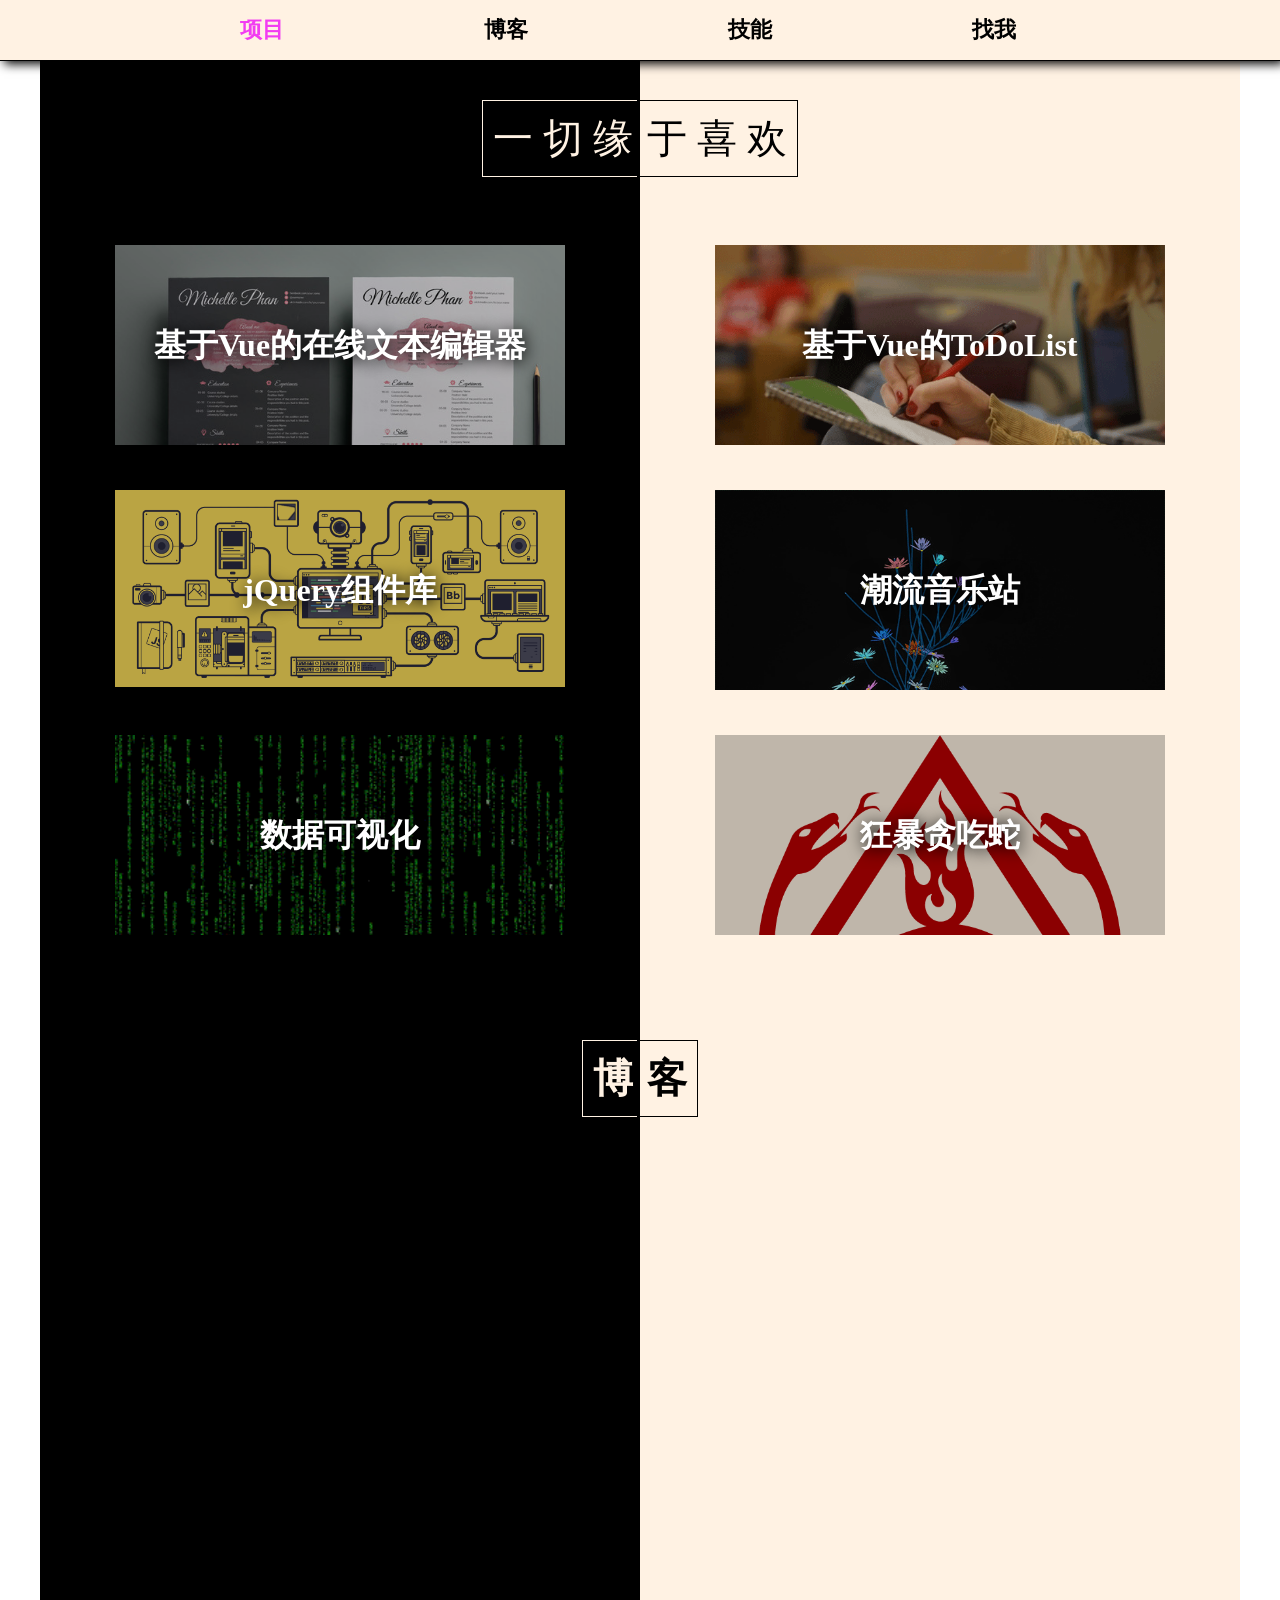
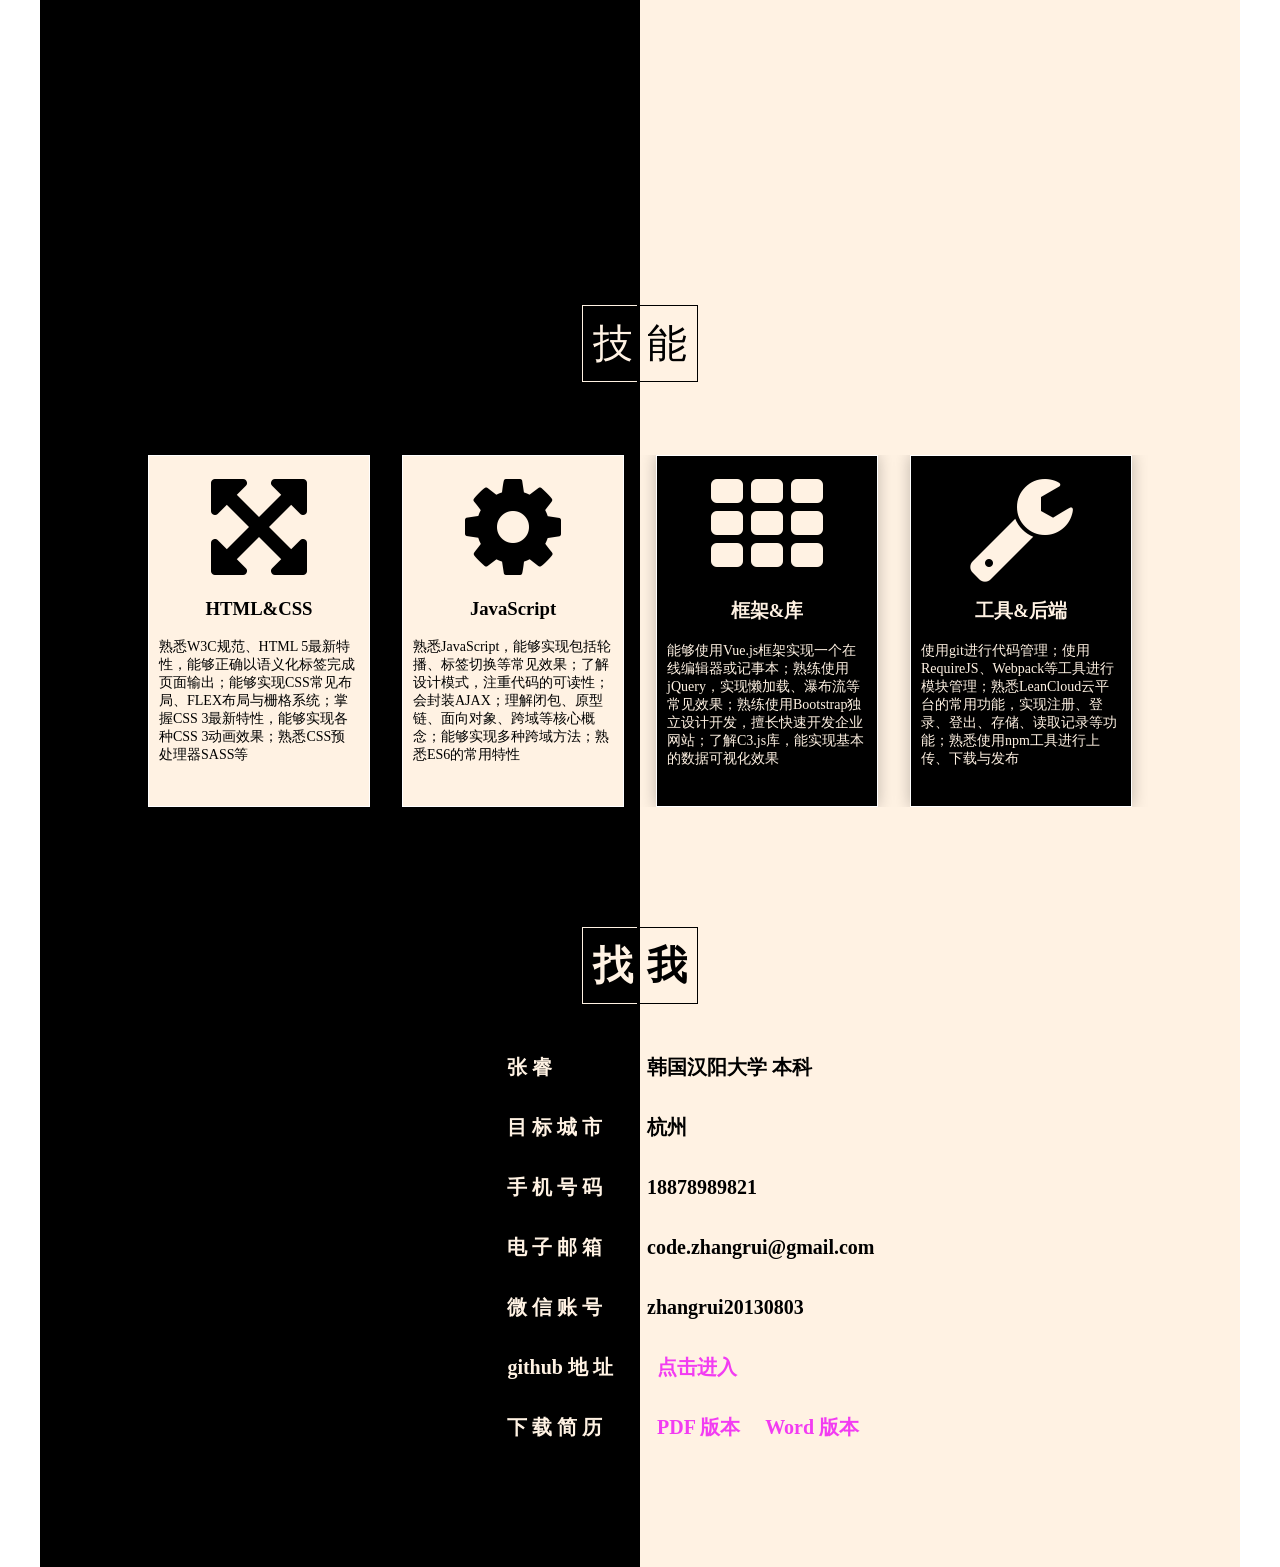
<file: index.html>
<!DOCTYPE html>
<html>

<head>
    <meta charset="utf-8">
    <meta http-equiv="X-UA-Compatible" content="IE=edge,chrome=1">
    <title>resume</title>
    <link rel="stylesheet" href="//maxcdn.bootstrapcdn.com/font-awesome/4.5.0/css/font-awesome.min.css" />
    <link rel="stylesheet" href="css/index.css">
    <script src="//code.jquery.com/jquery-2.1.1.min.js"></script>
</head>

<body>

  <div id="nav" class="">
      <div class="layout clearfix">
          <!-- <a href="#"><i class="fa fa-wrench" aria-hidden="true"></i></a> -->
          <ul class="nav-list layout">
              <li><a href="javascript:void(0)" id="jump1">项目</a></li>
              <li><a href="javascript:void(0)" id="jump2">博客</a></li>
              <li><a href="javascript:void(0)" id="jump3">技能</a></li>
              <li><a href="javascript:void(0)" id="jump4">找我</a></li>
          </ul>
      </div>
  </div>

    <div id="fate" class="layout">
        <div class="left">
            <div class="fate-theme-left">
                一 切 缘
            </div>
        </div>
        <div class="right">
            <div class="fate-theme-right">
                于 喜 欢
            </div>
        </div>
    </div>

    <div id="portfolio" class="clearfix layout">
        <div class="portfolio-left">
          <div class="box-l project-items">
              <a href="http://me.github.me/vue-demos/charts/dist/index.html" class="project-item1">
                  <img src="img/7.jpg" alt="" class="item1-pic">
                  <div class="item1-wrapper">
                      <h2 class="item1-title">基于Vue的在线文本编辑器</h2>
                      <p class="item1-p">利用Vue框架设计的一款在线文本编辑器。主要运用技术：Vue.js、Vuex、Webpack</p>
                  </div>
              </a>
          </div>
            <div class="box-l project-items">
                <a href="http://me.github.me/me/store/UI.html" class="project-item2">
                    <img src="img/2.gif" alt="" class="item1-pic">
                    <div class="item1-wrapper">
                        <h2 class="item1-title">jQuery组件库</h2>
                        <p class="item1-p">封装的一系列组件，包括轮播、标签、回到顶部、模态框等。主要运用技术：JavaScript、jQuery</p>
                    </div>
                </a>
            </div>
            <div class="box-l project-items">
                <a href="http://me.github.me/me/store/bar.html" class="project-item3">
                    <img src="img/giphy.gif" alt="" class="item1-pic">
                    <div class="item1-wrapper">
                        <h2 class="item1-title">数据可视化</h2>
                        <p class="item1-p">根据数据输出可视化图形。主要运用技术：JavaScript、C3.js、SVG</p>
                    </div>
                </a>
            </div>
        </div>
        <div class="portfolio-right">
          <div class="box-r project-items">
              <a href="http://me.github.me/vue-demos/demo-5/page.html" class="project-item4">
                  <img src="img/1.gif" alt="" class="item1-pic">
                  <div class="item1-wrapper">
                      <h2 class="item1-title">基于Vue的ToDoList</h2>
                      <p class="item1-p">利用Vue框架设计的一款迷你云便签，功能包括注册、登入、登出、记录、读取等。主要运用技术：Vue.js、LeanCloud、JavaScript、Webpack</p>
                  </div>
              </a>
          </div>
           <div class="box-r project-items">
               <a href="http://me.github.me/me/store/jQ-music/music.html" class="project-item5">
                <img src="img/4.gif" alt="" class="item1-pic">
                 <div class="item1-wrapper">
                  <h2 class="item1-title">潮流音乐站</h2>
                     <p class="item1-p">功能齐全，包括播放、快进、换频道等。主要运用技术：JavaScript、jQuery</p>
                 </div>
              </a>
          </div>
          <div class="box-r project-items">
              <a href="http://me.github.me/me/store/Snake/snake.html" class="project-item6">
                  <img src="img/3.jpg" alt="" class="item1-pic">
                  <div class="item1-wrapper">
                      <h2 class="item1-title">狂暴贪吃蛇</h2>
                      <p class="item1-p">复习以面向对象的方式写代码。机制包括碰撞判定、移动、计分系统等。主要运用技术：JavaScript、jQuery</p>
                  </div>
              </a>
          </div>
        </div>
    </div>

    <div id="refine" class="layout">
        <div class="left">
            <div class="refine-theme-left">
                博
            </div>
        </div>
        <div class="right">
            <div class="refine-theme-right">
                客
            </div>
        </div>


        <div class="container layout">
            <ul class="timeline">
                <li class="exposure clearfix">
                    <a href="http://blog.leanote.com/post/code.zhangrui@gmail.com/CSS%E5%B8%B8%E8%A7%81%E5%B8%83%E5%B1%80%E6%95%B4%E7%90%86" alt="">
                        <div class="timeline-image">

                            <img src="img/5.jpg" alt="1" />

                        </div>
                        <div class="timeline-panel">
                            <p>「CSS常见布局代码整理」</p>
                            <p>CSS布局仍是目前大多数网页的选择，本文对CSS常见布局进行一个整理。常见布局中，又可大致分为单栏、双栏、三栏几类，一些较为特殊的布局可视为这三类的一些变种，例如，单栏中嵌套双栏等。因此熟悉单栏、双栏、三栏的基本布局代码，就能满足一般地布局需求......</p>
                        </div>
                    </a>
                </li>


                <li class="exposure timeline-inverted clearfix">
                    <a href="http://blog.leanote.com/post/code.zhangrui@gmail.com/%E8%B7%A8%E5%9F%9F%E7%9A%84%E5%9B%9B%E7%A7%8Dfangfa" alt="">
                        <div class="timeline-image">
                            <img src="img/6.jpg" alt="2" />
                        </div>
                        <div class="timeline-panel">

                            <p>「实现跨域的四种方法」</p>
                            <p>浏览器出于安全方面的考虑，只允许与同域下的接口交互。但有几种方法可以实现跨域，分别是使用JSONP、 CORS、降域与postMessage的方法......</p>
                        </div>
                    </a>
                </li>
                <li class="exposure clearfix">
                    <a href="http://blog.leanote.com/post/code.zhangrui@gmail.com/prototype%E3%80%81__proto__%E3%80%81p%E3%80%81constructor%E4%B9%8B%E9%97%B4%E7%9A%84%E5%85%B3%E8%81%94" alt="">
                        <div class="timeline-image">
                            <img src="img/5.jpg" alt="1" />
                        </div>

                        <div class="timeline-panel">
                            <p>「原型链问题」</p>
                            <p>弄清prototype、__proto__、p、constructor之间的关联可以有助于理解JavaScript中的原型链问题......</p>
                        </div>
                    </a>
                </li>
                <li class="exposure timeline-inverted clearfix">
                    <a href="http://blog.leanote.com/code.zhangrui@gmail.com" alt="">
                        <div class="timeline-image timeline-last">
                            <div>更多博文</div>
                        </div>
                    </a>
                </li>
            </ul>
        </div>
    </div>

    <div id="services" class="layout">
        <div class="left">
            <div class="services-theme-left">
                技
            </div>
        </div>
        <div class="right">
            <div class="services-theme-right">
                能
            </div>
        </div>

        <div class="service-list">
            <ul>
                <li class="service-list-1">
                    <span class="fa fa-arrows-alt" aria-hidden="true"></span>
                    <h3>HTML&CSS</h3><br>
                    <p>熟悉W3C规范、HTML 5最新特性，能够正确以语义化标签完成页面输出；能够实现CSS常见布局、FLEX布局与栅格系统；掌握CSS 3最新特性，能够实现各种CSS 3动画效果；熟悉CSS预处理器SASS等</p>
                </li>
                <li class="service-list-2">
                    <span class="fa fa-cog" aria-hidden="true"></span>
                    <h3>JavaScript</h3><br>
                    <p>熟悉JavaScript，能够实现包括轮播、标签切换等常见效果；了解设计模式，注重代码的可读性；会封装AJAX；理解闭包、原型链、面向对象、跨域等核心概念；能够实现多种跨域方法；熟悉ES6的常用特性</p>
                </li>
                <li class="service-list-3">
                    <span class="fa fa-th" aria-hidden="true"></span>
                    <h3>框架&库</h3><br>
                    <p>能够使用Vue.js框架实现一个在线编辑器或记事本；熟练使用jQuery，实现懒加载、瀑布流等常见效果；熟练使用Bootstrap独立设计开发，擅长快速开发企业网站；了解C3.js库，能实现基本的数据可视化效果</p>
                </li>

                <li class="service-list-4">
                    <span class="fa fa-wrench" aria-hidden="true"></span>
                    <h3>工具&后端</h3><br>
                    <p>使用git进行代码管理；使用RequireJS、Webpack等工具进行模块管理；熟悉LeanCloud云平台的常用功能，实现注册、登录、登出、存储、读取记录等功能；熟悉使用npm工具进行上传、下载与发布</p>
                </li>
            </ul>
        </div>
    </div>

    <div id="footer" class="layout">
        <div class="left">
            <div class="footer-theme-left">
                找
            </div>
            <div class="contact-l">
                <p>张 睿       </p>
                <p>目 标 城 市 </p>
                <p>手 机 号 码 </p>
                <p>电 子 邮 箱 </p>
                <p>微 信 账 号 </p>
                <p> github 地 址 </p>
                <p>下 载 简 历 </p>
            </div>
        </div>
        <div class="right">
            <div class="footer-theme-right">
                我
            </div>
            <div class="contact-r">
                <p>韩国汉阳大学 本科</p>
                <p>杭州 </p>
                <p>18878989821</p>
                <p>code.zhangrui@gmail.com</p>
                <p>zhangrui20130803</p>
                <a href="https://github.com/code-zhangrui">点击进入</a><br>
                <a href="http://me.github.me/me/store/张睿-前端开发-18878989821.pdf">PDF 版本</a> <a href="http://me.github.me/me/store/张睿-前端开发-18878989821.doc">Word 版本</a>
            </div>
        </div>
        <div class="box">
            <div class="cube">
                <div class="front1"></div>
                <div class="back1"></div>
                <div class="right1"></div>
                <div class="left1"></div>
                <div class="top1"></div>
                <div class="bottom1"></div>
            </div>
        </div>
    </div>

    <script>
        $('#services').on('mousemove', function(e) {

            var offset = $('#services').offset();

            var x = e.pageX - offset.left;
            var y = e.pageY - offset.top;


            var centerX = $('#services').outerWidth() / 2;
            var centerY = $('#services').outerHeight() / 2;

            var deltaX = x - centerX; //当前位置距离中心的偏移量
            var deltaY = y - centerY;

            var percentX = deltaX / centerX; //偏移量的百分比
            var percentY = deltaY / centerY;

            var deg = 10; //degree，度数。数字越小晃动幅度越小
            var deg2 = 12;


            $('.service-list-1').css({
                transform: 'rotateX(' + deg * -percentY + 'deg)' +
                    ' rotateY(' + deg * percentX + 'deg)'
            }); //改变这里的正负号可以改变动画方向，注意XY的配置


            $('.service-list-2').css({
                transform: 'rotateX(' + deg2 * percentY + 'deg)' +
                    ' rotateY(' + deg2 * -percentX + 'deg)'
            }); //改变这里的正负号可以改变动画方向，注意XY的配置

            $('.service-list-3').css({
                transform: 'rotateX(' + deg * -percentY + 'deg)' +
                    ' rotateY(' + deg * percentX + 'deg)'
            }); //改变这里的正负号可以改变动画方向，注意XY的配置


            $('.service-list-4').css({
                transform: 'rotateX(' + deg2 * percentY + 'deg)' +
                    ' rotateY(' + deg2 * -percentX + 'deg)'
            }); //改变这里的正负号可以改变动画方向，注意XY的配置

        });



        $('#services').on('mouseleave', function() {
            $('.service-list-1').css({
                transform: ''
            });
            $('.service-list-2').css({
                transform: ''
            });
            $('.service-list-3').css({
                transform: ''
            });
            $('.service-list-4').css({
                transform: ''
            });

        });
        //缓慢跳转
       $('#jump1').on('click', function() {
           $('body,html').animate({
               scrollTop: 0
           }, 800);
       });
       $('#jump2').on('click', function() {
           $('body,html').animate({
               scrollTop: 950
           }, 800);
       });
       $('#jump3').on('click', function() {
           $('body,html').animate({
               scrollTop: 1750
           }, 800);
       });
       $('#jump4').on('click', function() {
           $('body,html').animate({
               scrollTop: 2500
           }, 800);
       });
       //到达变色//会覆盖原先设定哦
       (function($node) {
           $(window).on('scroll', function() {
               var scrollTop = $(this).scrollTop();

               if (scrollTop < 880) {
                   $('#jump1').css({
                       'color': '#f23cf2'
                   });
                   $('#jump2').css({
                       'color': 'black'
                   });
                   $('#jump3').css({
                       'color': 'black'
                   });
                   $('#jump4').css({
                       'color': 'black'
                   });
               }
               if (scrollTop > 880) {
                   $('#jump2').css({
                       'color': '#f23cf2'
                   });
                   $('#jump1').css({
                       'color': 'black'
                   });
                   $('#jump3').css({
                       'color': 'black'
                   });
                   $('#jump4').css({
                       'color': 'black'
                   });
               }
               if (scrollTop > 1720) {
                   $('#jump3').css({
                       'color': '#f23cf2'
                   });
                   $('#jump1').css({
                       'color': 'black'
                   });
                   $('#jump2').css({
                       'color': 'black'
                   });
                   $('#jump4').css({
                       'color': 'black'
                   });
               }
               if (scrollTop > 2280) {
                   $('#jump4').css({
                       'color': '#f23cf2'
                   });
                   $('#jump1').css({
                       'color': 'black'
                   });
                   $('#jump2').css({
                       'color': 'black'
                   });
                   $('#jump3').css({
                       'color': 'black'
                   });
               }
           });
       })();
    </script>
    <script src="bundle.js"></script>
</body>

</html>
</file>
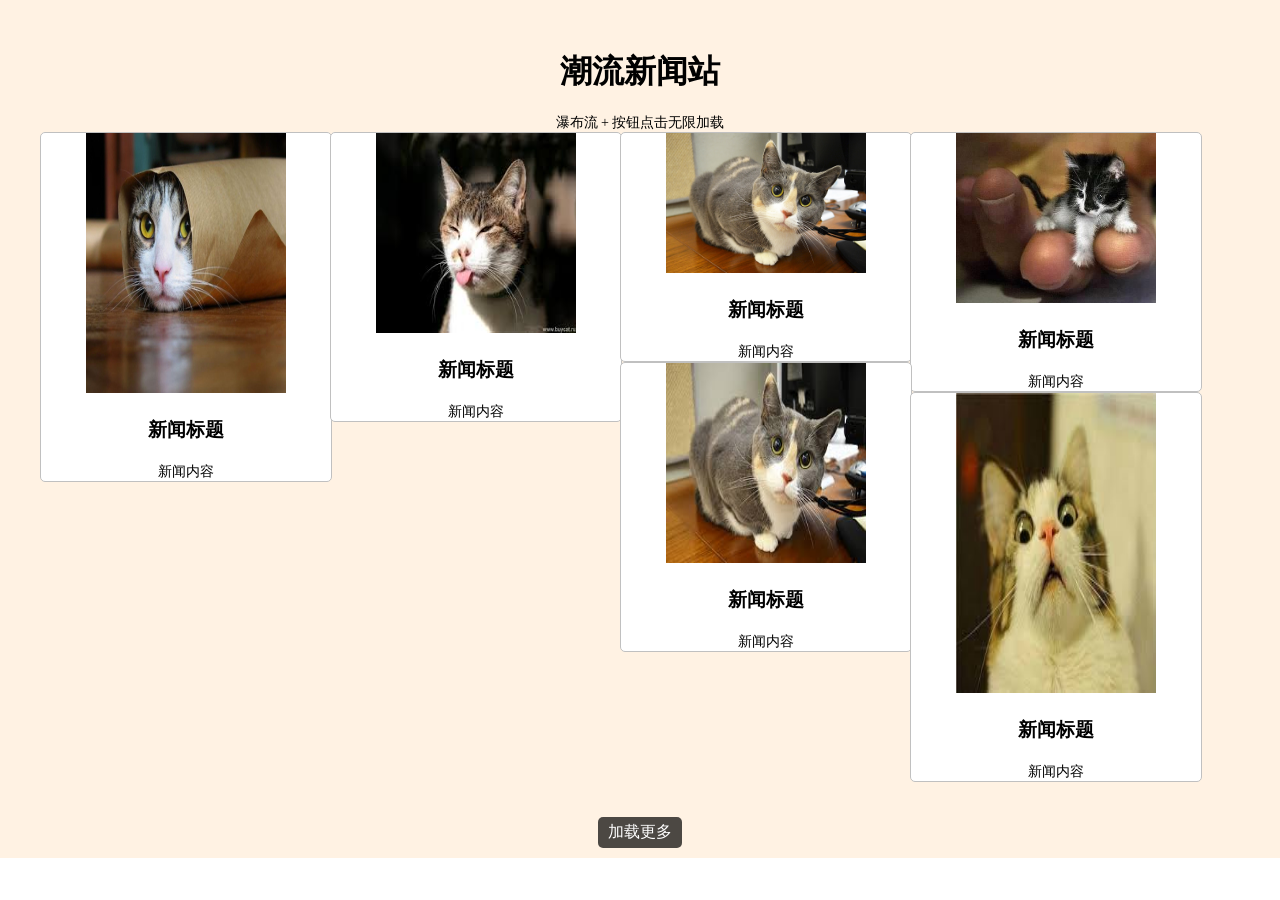
<file: store/waterfall/index.html>
<!DOCTYPE html>
<html>

<head>
    <meta charset="utf-8">
    <meta http-equiv="X-UA-Compatible" content="IE=edge,chrome=1">
    <title>cats</title>
    <link rel="stylesheet" href="css/index.css">
</head>

<body>
    <div id="addmore" class="addmore">
    	    <div class="layout">
    	      <h1>潮流新闻站</h1>
    	      <p>瀑布流 + 按钮点击无限加载</p>
    	      <ul class="addmore-list water-basic">
    	      	<li>
    	      	  <a href="#"><img style="height: 260px" src="img/1.jpg"></a>
    	      	  <h3>新闻标题</h3>
    	      	  <p>新闻内容</p>
    	      	</li>
    	      	<li>
    	      	  <a href="#"><img src="img/6.jpg"></a>
                <h3>新闻标题</h3>
               <p>新闻内容</p>
    	      	</li>
    	      	<li>
    	      	  <a href="#"><img style="height: 140px" src="img/2.jpg"></a>
                <h3>新闻标题</h3>
               <p>新闻内容</p>
    	      	</li>
    	      	<li>
    	      	  <a href="#"><img style="height: 170px" src="img/3.jpg"></a>
                <h3>新闻标题</h3>
               <p>新闻内容</p>
    	      	</li>
    	      	<li>
    	      	  <a href="#"><img src="img/4.jpg"></a>
                <h3>新闻标题</h3>
               <p>新闻内容</p>
    	      	</li>
    	      	<li>
    	      	  <a href="#"><img style="height: 300px" src="img/5.jpg"></a>
                <h3>新闻标题</h3>
               <p>新闻内容</p>
    	      	</li>
    	      </ul>
    	      <div class="btn-readmore" style="clear:both;">加载更多</div>
    	    </div>
    	  </div>

    <script src="bundle.js"></script>
</body>

</html>
</file>
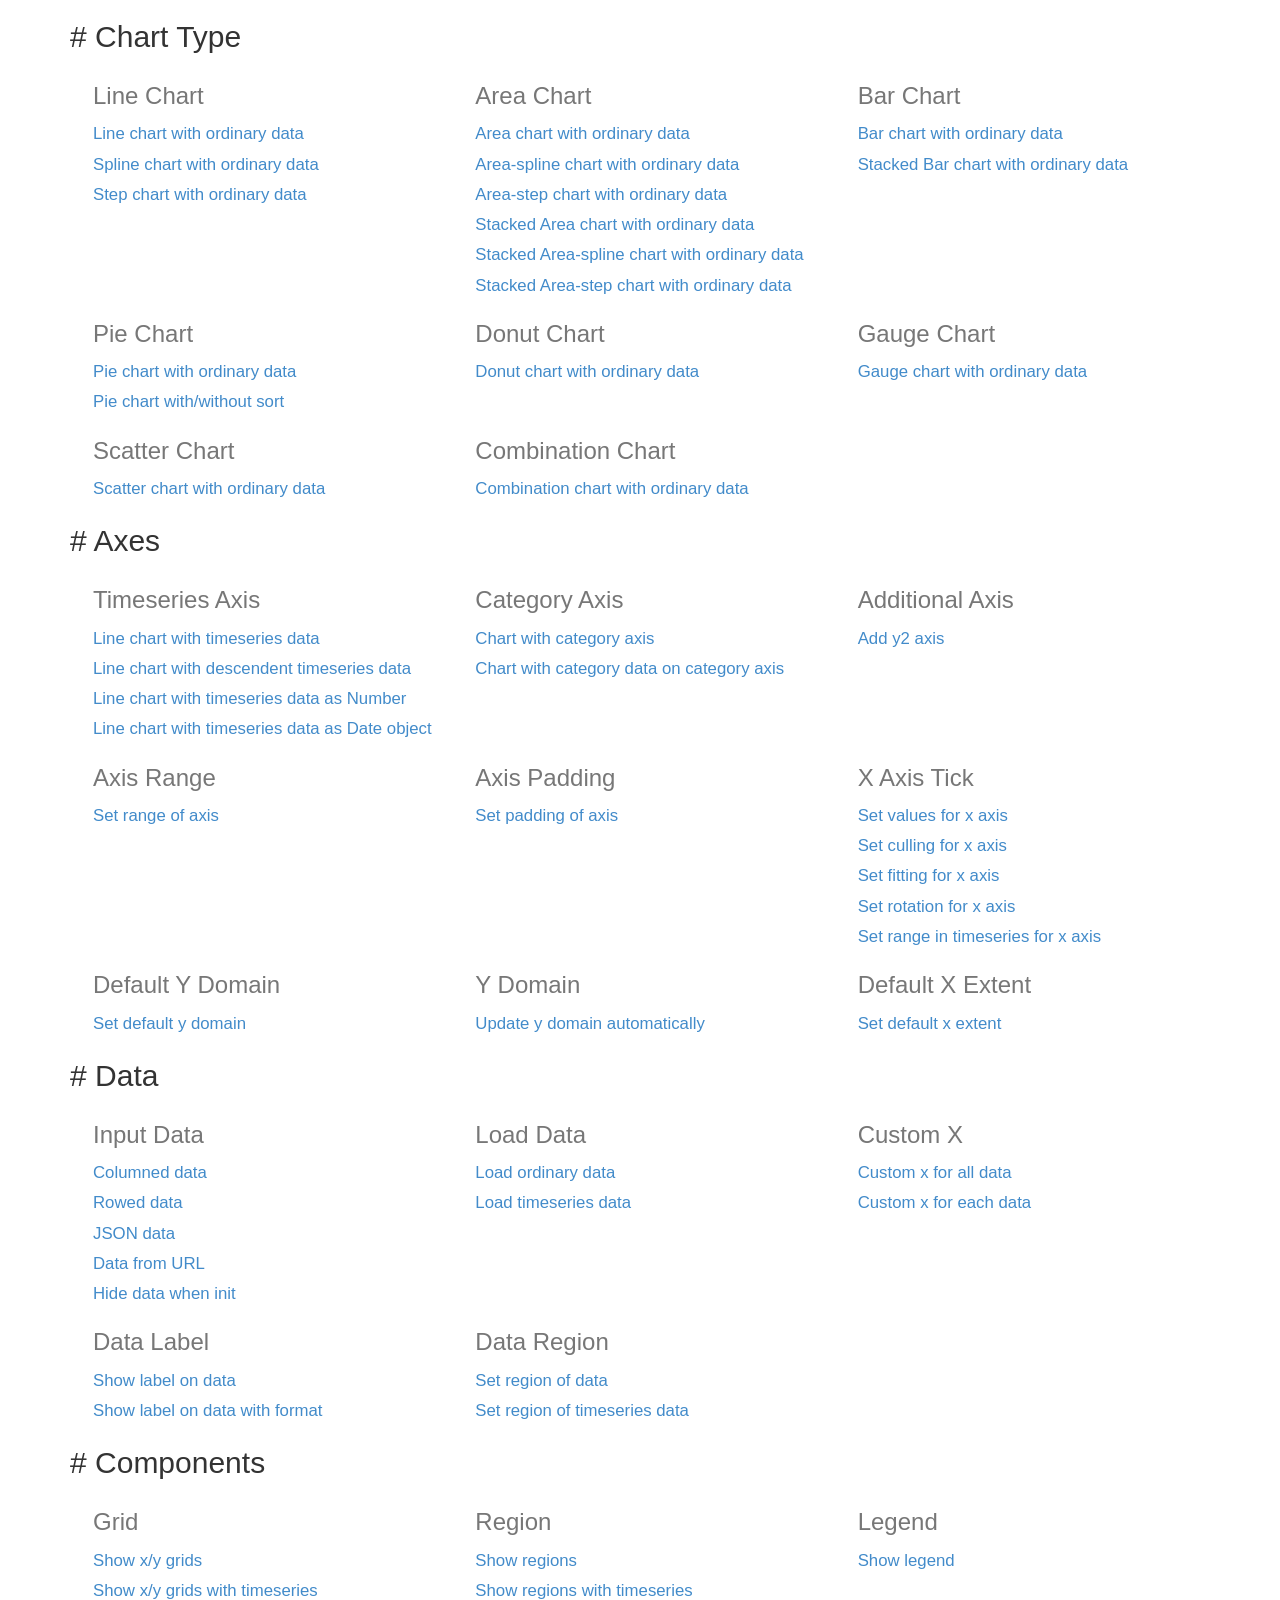
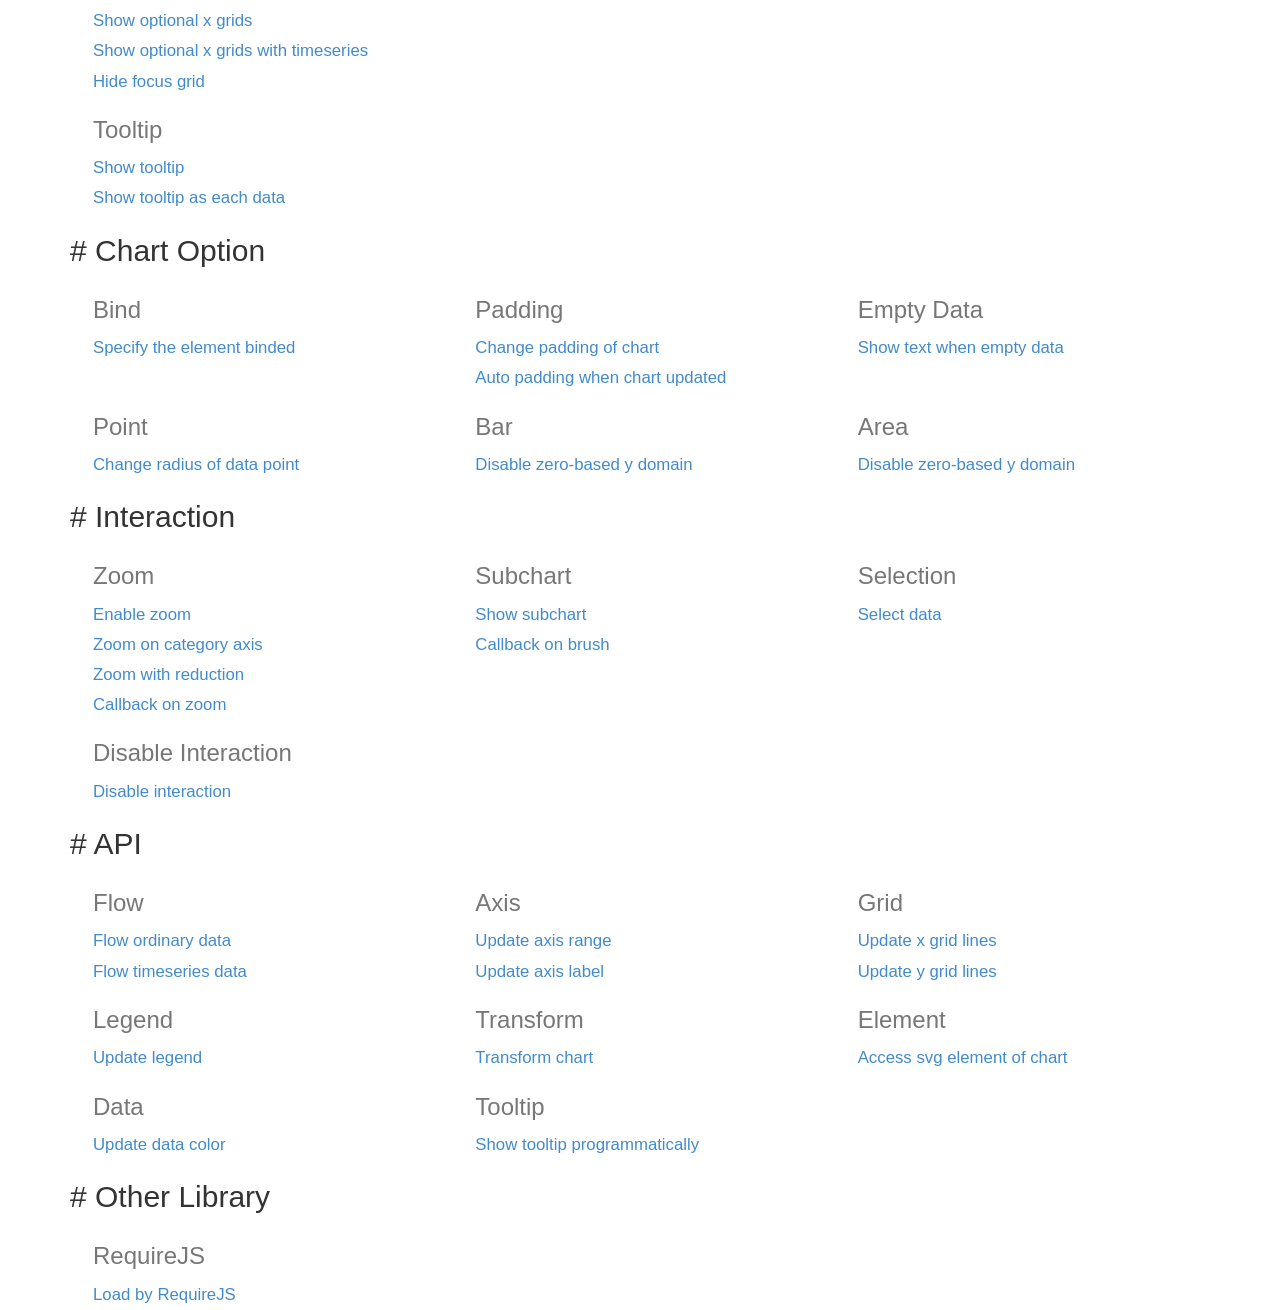
<file: store/c3-0.4.11/c3-0.4.11/htdocs/index.html>
<html>
  <head>
    <link href="./css/bootstrap.min.css" rel="stylesheet">
    <link href="./css/index.css" rel="stylesheet">
  </head>
  <body>
    <div class="container">
      <div class="section">
        <h2># <span>Chart Type</span></h2>
        <div>
          <div class="row">
            <div class="col-md-4">
              <h3>Line Chart</h3>
              <a href="./samples/simple.html">
                Line chart with ordinary data
              </a>
              <a href="./samples/chart_spline.html">
                Spline chart with ordinary data
              </a>
              <a href="./samples/chart_step.html">
                Step chart with ordinary data
              </a>
            </div>
            <div class="col-md-4">
              <h3>Area Chart</h3>
              <a href="./samples/chart_area.html">
                Area chart with ordinary data
              </a>
              <a href="./samples/chart_area_spline.html">
                Area-spline chart with ordinary data
              </a>
              <a href="./samples/chart_area_step.html">
                Area-step chart with ordinary data
              </a>
              <a href="./samples/chart_area_stacked.html">
                Stacked Area chart with ordinary data
              </a>
              <a href="./samples/chart_area_spline_stacked.html">
                Stacked Area-spline chart with ordinary data
              </a>
              <a href="./samples/chart_area_step_stacked.html">
                Stacked Area-step chart with ordinary data
              </a>
            </div>
            <div class="col-md-4">
              <h3>Bar Chart</h3>
              <a href="./samples/chart_bar.html">
                Bar chart with ordinary data
              </a>
              <a href="./samples/chart_bar_stacked.html">
                Stacked Bar chart with ordinary data
              </a>
            </div>
          </div>
          <div class="row">
            <div class="col-md-4">
              <h3>Pie Chart</h3>
              <a href="./samples/chart_pie.html">
                Pie chart with ordinary data
              </a>
              <a href="./samples/chart_pie_sort.html">
                Pie chart with/without sort
              </a>
            </div>
            <div class="col-md-4">
              <h3>Donut Chart</h3>
              <a href="./samples/chart_donut.html">
                Donut chart with ordinary data
              </a>
            </div>
            <div class="col-md-4">
              <h3>Gauge Chart</h3>
              <a href="./samples/chart_gauge.html">
                Gauge chart with ordinary data
              </a>
            </div>
          </div>
          <div class="row">
            <div class="col-md-4">
              <h3>Scatter Chart</h3>
              <a href="./samples/chart_scatter.html">
                Scatter chart with ordinary data
              </a>
            </div>
            <div class="col-md-4">
              <h3>Combination Chart</h3>
              <a href="./samples/chart_combination.html">
                Combination chart with ordinary data
              </a>
            </div>
          </div>
        </div>
      </div>

      <div class="section">
        <h2># <span>Axes</span></h2>
        <div>
          <div class="row">
            <div class="col-md-4">
              <h3>Timeseries Axis</h3>
              <a href="./samples/timeseries.html">
                Line chart with timeseries data
              </a>
              <a href="./samples/timeseries_descendent.html">
                Line chart with descendent timeseries data
              </a>
              <a href="./samples/timeseries_raw.html">
                Line chart with timeseries data as Number
              </a>
              <a href="./samples/timeseries_date.html">
                Line chart with timeseries data as Date object
              </a>
            </div>
            <div class="col-md-4">
              <h3>Category Axis</h3>
              <a href="./samples/categorized.html">
                Chart with category axis
              </a>
              <a href="./samples/custom_x_categorized.html">
                Chart with category data on category axis
              </a>
            </div>
            <div class="col-md-4">
              <h3>Additional Axis</h3>
              <a href="./samples/axes_y2.html">
                Add y2 axis
              </a>
            </div>
          </div>
          <div class="row">
            <div class="col-md-4">
              <h3>Axis Range</h3>
              <a href="./samples/axes_range.html">
                Set range of axis
              </a>
            </div>
            <div class="col-md-4">
              <h3>Axis Padding</h3>
              <a href="./samples/axes_padding.html">
                Set padding of axis
              </a>
            </div>
            <div class="col-md-4">
              <h3>X Axis Tick</h3>
              <a href="./samples/axes_x_tick_values.html">
                Set values for x axis
              </a>
              <a href="./samples/axes_x_tick_culling.html">
                Set culling for x axis
              </a>
              <a href="./samples/axes_x_tick_fit.html">
                Set fitting for x axis
              </a>
              <a href="./samples/axes_x_tick_rotate.html">
                Set rotation for x axis
              </a>
              <a href="./samples/axes_x_range_timeseries.html">
                Set range in timeseries for x axis
              </a>
            </div>
          </div>
          <div class="row">
            <div class="col-md-4">
              <h3>Default Y Domain</h3>
              <a href="./samples/axes_y_default.html">
                Set default y domain
              </a>
            </div>
            <div class="col-md-4">
              <h3>Y Domain</h3>
              <a href="./samples/domain_y.html">
                Update y domain automatically
              </a>
            </div>
            <div class="col-md-4">
              <h3>Default X Extent</h3>
              <a href="./samples/axes_x_extent.html">
                Set default x extent
              </a>
            </div>
          </div>
        </div>
      </div>

      <div class="section">
        <h2># <span>Data</span></h2>
        <div>
          <div class="row">
            <div class="col-md-4">
              <h3>Input Data</h3>
              <a href="./samples/data_columned.html">
                Columned data
              </a>
              <a href="./samples/data_rowed.html">
                Rowed data
              </a>
              <a href="./samples/data_json.html">
                JSON data
              </a>
              <a href="./samples/data_url.html">
                Data from URL
              </a>
              <a href="./samples/data_hide.html">
                Hide data when init
              </a>
            </div>
            <div class="col-md-4">
              <h3>Load Data</h3>
              <a href="./samples/data_load.html">
                Load ordinary data
              </a>
              <a href="./samples/data_load_timeseries.html">
                Load timeseries data
              </a>
            </div>
            <div class="col-md-4">
              <h3>Custom X</h3>
              <a href="./samples/custom_x_scale.html">
                Custom x for all data
              </a>
              <a href="./samples/custom_xs_scale.html">
                Custom x for each data
              </a>
            </div>
          </div>
          <div class="row">
            <div class="col-md-4">
              <h3>Data Label</h3>
              <a href="./samples/data_label.html">
                Show label on data
              </a>
              <a href="./samples/data_label_format.html">
                Show label on data with format
              </a>
            </div>
            <div class="col-md-4">
              <h3>Data Region</h3>
              <a href="./samples/data_region.html">
                Set region of data
              </a>
              <a href="./samples/data_region_timeseries.html">
                Set region of timeseries data
              </a>
            </div>
          </div>
        </div>
      </div>

      <div class="section">
        <h2># <span>Components</span></h2>
        <div>
          <div class="row">
            <div class="col-md-4">
              <h3>Grid</h3>
              <a href="./samples/grids.html">
                 Show x/y grids
              </a>
              <a href="./samples/grids_timeseries.html">
                 Show x/y grids with timeseries
              </a>
              <a href="./samples/grid_x_lines.html">
                 Show optional x grids
              </a>
              <a href="./samples/grid_x_lines_timeseries.html">
                 Show optional x grids with timeseries
              </a>
              <a href="./samples/grid_focus.html">
                 Hide focus grid
              </a>
            </div>
            <div class="col-md-4">
              <h3>Region</h3>
              <a href="./samples/regions.html">
                 Show regions
              </a>
              <a href="./samples/regions_timeseries.html">
                 Show regions with timeseries
              </a>
            </div>
            <div class="col-md-4">
              <h3>Legend</h3>
              <a href="./samples/legend.html">
                 Show legend
              </a>
            </div>
          </div>
          <div class="row">
            <div class="col-md-4">
              <h3>Tooltip</h3>
              <a href="./samples/tooltip_show.html">
                Show tooltip
              </a>
              <a href="./samples/tooltip_grouped.html">
                Show tooltip as each data
              </a>
            </div>
          </div>
        </div>
      </div>

      <div class="section">
        <h2># <span>Chart Option</span></h2>
        <div>
          <div class="row">
            <div class="col-md-4">
              <h3>Bind</h3>
              <a href="./samples/bindto.html">
                Specify the element binded
              </a>
            </div>
            <div class="col-md-4">
              <h3>Padding</h3>
              <a href="./samples/padding.html">
                Change padding of chart
              </a>
              <a href="./samples/padding_update.html">
                Auto padding when chart updated
              </a>
            </div>
            <div class="col-md-4">
              <h3>Empty Data</h3>
              <a href="./samples/emptydata.html">
                Show text when empty data
              </a>
            </div>
          </div>
          <div class="row">
            <div class="col-md-4">
              <h3>Point</h3>
              <a href="./samples/point_r.html">
                Change radius of data point
              </a>
            </div>
            <div class="col-md-4">
              <h3>Bar</h3>
              <a href="./samples/bar_zerobased.html">
                Disable zero-based y domain
              </a>
            </div>
            <div class="col-md-4">
              <h3>Area</h3>
              <a href="./samples/area_zerobased.html">
                Disable zero-based y domain
              </a>
            </div>
          </div>
        </div>
      </div>

      <div class="section">
        <h2># <span>Interaction</span></h2>
        <div>
          <div class="row">
            <div class="col-md-4">
              <h3>Zoom</h3>
              <a href="./samples/zoom.html">
                Enable zoom
              </a>
              <a href="./samples/zoom.html">
                Zoom on category axis
              </a>
              <a href="./samples/zoom_reduction.html">
                Zoom with reduction
              </a>
              <a href="./samples/zoom_onzoom.html">
                Callback on zoom
              </a>
            </div>
            <div class="col-md-4">
              <h3>Subchart</h3>
              <a href="./samples/subchart.html">
                Show subchart
              </a>
              <a href="./samples/subchart_onbrush.html">
                Callback on brush
              </a>
            </div>
            <div class="col-md-4">
              <h3>Selection</h3>
              <a href="./samples/selection.html">
                Select data
              </a>
            </div>
          </div>
          <div class="row">
            <div class="col-md-4">
              <h3>Disable Interaction</h3>
              <a href="./samples/interaction_enabled.html">
                Disable interaction
              </a>
            </div>
          </div>
        </div>
      </div>

      <div class="section">
        <h2># <span>API</span></h2>
        <div>
          <div class="row">
            <div class="col-md-4">
              <h3>Flow</h3>
              <a href="./samples/api_flow.html">
                Flow ordinary data
              </a>
              <a href="./samples/api_flow_timeseries.html">
                Flow timeseries data
              </a>
            </div>
            <div class="col-md-4">
              <h3>Axis</h3>
              <a href="./samples/api_axis_range.html">
                Update axis range
              </a>
              <a href="./samples/api_axis_label.html">
                Update axis label
              </a>
            </div>
            <div class="col-md-4">
              <h3>Grid</h3>
              <a href="./samples/api_xgrid_lines.html">
                Update x grid lines
              </a>
              <a href="./samples/api_ygrid_lines.html">
                Update y grid lines
              </a>
            </div>
          </div>
          <div class="row">
            <div class="col-md-4">
              <h3>Legend</h3>
              <a href="./samples/api_legend.html">
                Update legend
              </a>
            </div>
            <div class="col-md-4">
              <h3>Transform</h3>
              <a href="./samples/api_transform.html">
                Transform chart
              </a>
            </div>
            <div class="col-md-4">
              <h3>Element</h3>
              <a href="./samples/element.html">
                Access svg element of chart
              </a>
            </div>
          </div>
          <div class="row">
            <div class="col-md-4">
              <h3>Data</h3>
              <a href="./samples/api_data_colors.html">
                Update data color
              </a>
            </div>
            <div class="col-md-4">
              <h3>Tooltip</h3>
              <a href="./samples/api_tooltip_show.html">
                Show tooltip programmatically
              </a>
            </div>
          </div>
        </div>
      </div>

      <div class="section">
        <h2># <span>Other Library</span></h2>
        <div>
          <div class="row">
            <div class="col-md-4">
              <h3>RequireJS</h3>
              <a href="./samples/requirejs.html">
                Load by RequireJS
              </a>
            </div>
          </div>
        </div>
      </div>

    </div>
  </body>
</html>
</file>
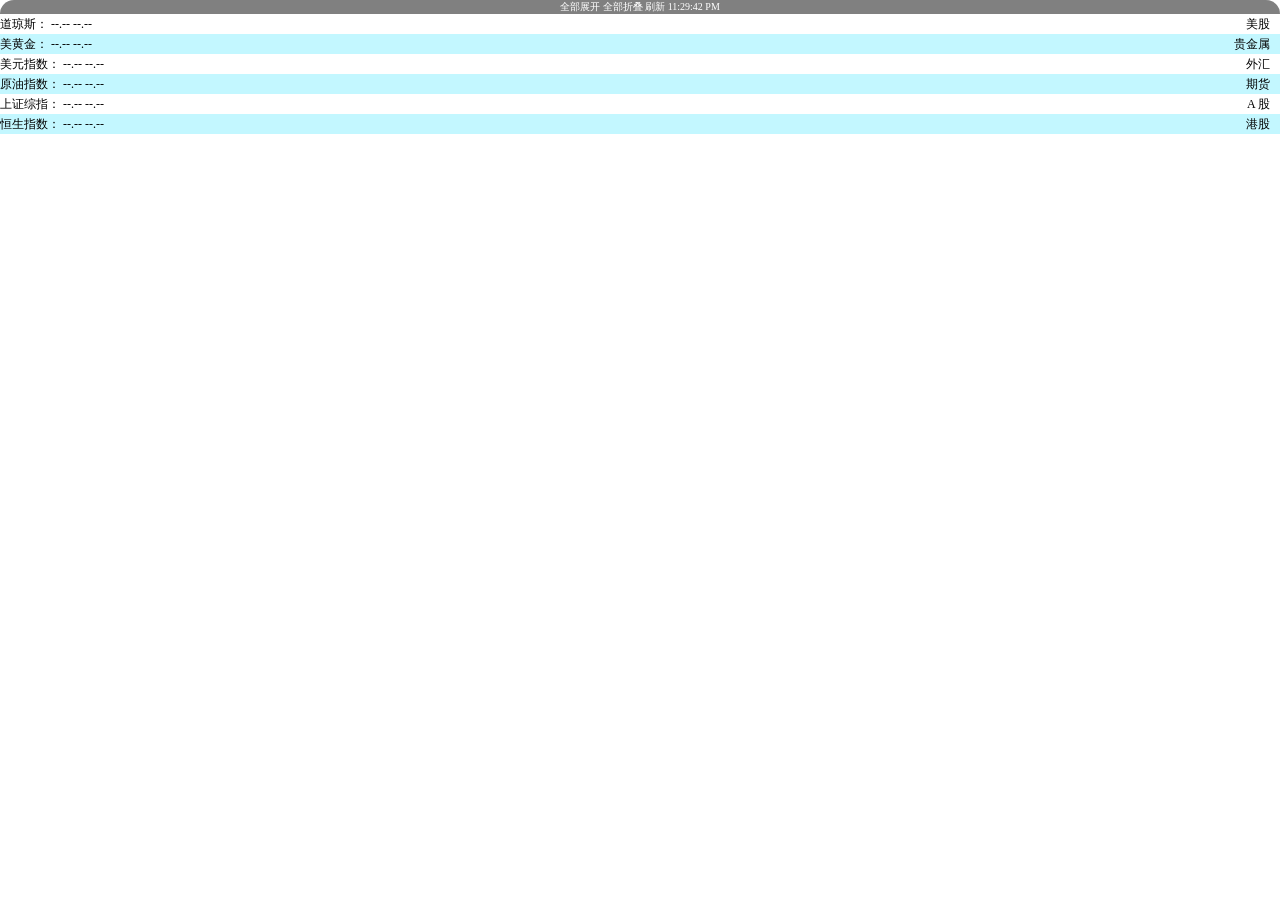
<file: stock.html>
<!DOCTYPE html>  
<html>  
<head>  
    <title>财经数据汇总</title>  
    <meta charset='UTF-8'>  
    <script src="http://code.jquery.com/jquery-1.11.2.min.js"></script>  
    <style>  
    body { font-size:12px; margin:0px 0px;}  
    .outDiv {margin:0px 0px;}  
    ul {padding:0px;margin:0px;}  
    ul { list-style:none; /*margin-left:-40px;*/}  
    .bgWhite { background-color:white/*#FBD9F0*/;color:black;}  
    .bgBlue { background-color:#C3F7FF;color:black;}  
    .bgGray { background-color:#F2F2F2;color:black;}  
    .bgBlue2 { background-color:#E2FBFF;color:black;}  
    .bold{ font-weight:bold;}  
    .colorRed {color:red;}  
    .colorGreen {color:green;}  
    .colorGray {color:gray;}  
    .ul,.ul li {line-height:20px; cursor:pointer;}  
    .ul ul {margin-top:0px;margin-bottom:0px;}  
    .floatL {float:left;}  
    .floatR {float:right;}  
    .li_t1_1{width:80px; display:inline; float:left;}  
    .li_d1_1{width:100px; display:inline; float:left;}  
    .li_d1_2{width:90px; display:inline; float:left;}  
    .li_de_t{width:100px; display:inline; float:left;}  
    /*.li_pic{height:100%;}*/  
    .li_de_pic{display:inline; float:left;}  
    .clear{clear:both;}  
    .smallPic{width:150px; margin-left:10px;}  
    .opp{border-radius:20px 20px 0px 0px;font-size:10px; text-align:center; background-color:gray;color:white;}  
    .opp span{cursor:pointer;}  
    </style>  
</head>  
<body>  
    <div class='opp'><span id='openAll'>全部展开</span>        <span id='closeAll'>全部折叠</span>        <span id='doRefresh'>刷新</span> <span id='ntime'></span></div>  
    <div class='outDiv'>  
        <div class='ul bgWhite'>道琼斯： <span class='DQSnowN'>--.--</span>    <span class='DQSnowP'>--.--</span><span style='position:absolute;right:10px;'>美股</span>  
          
            <ul style='display:none'>  
                <!--道琼斯Start-->  
                <li>  
                    <div class='ul bgGray'>  
                        <div class='li_t1_1'>道琼斯：</div>  
                        <div class='li_d1_1 DQSnowN'>--.--</div>  
                        <div class='li_d1_1 DQSnowV'>--.--</div>  
                        <div class='li_d1_1 DQSnowP'>--.--%</div>  
                        <div class='clear'></div>  
                        <ul style='display:none'>  
                            <li>  
                                <div class='li_de_t DQSnowO'>--.--</div>  
                                <div class='li_de_t DQSnowL'>--.--</div>  
                                <div class='li_de_t DQSnowH'>--.--</div>  
                                <div class='li_de_t DQSnowYC'>--.--</div>  
                                <div class='clear'></div>  
                            </li>  
                            <li>  
                                <div class='li_de_pic'>  
                                    <img class='smallPic DQSpicTime' />  
                                </div>  
                                <div class='li_de_pic'>  
                                    <img class='smallPic DQSpicDay' />  
                                </div>  
                                <div class='clear'></div>  
                            </li>  
                        </ul>  
                    </div>  
                </li>  
                <!--道琼斯End-->  
                <!--纳斯达克Start-->  
                <li>  
                    <div class='ul bgWhite'>  
                        <div class='li_t1_1'>纳斯达克：</div>  
                        <div class='li_d1_1 NSDKnowN'>--.--</div>  
                        <div class='li_d1_1 NSDKnowV'>--.--</div>  
                        <div class='li_d1_1 NSDKnowP'>--.--%</div>  
                        <div class='clear'></div>  
                        <ul style='display:none'>  
                            <li>  
                                <div class='li_de_t NSDKnowO'>--.--</div>  
                                <div class='li_de_t NSDKnowL'>--.--</div>  
                                <div class='li_de_t NSDKnowH'>--.--</div>  
                                <div class='li_de_t NSDKnowYC'>--.--</div>  
                                <div class='clear'></div>  
                            </li>  
                            <li>  
                                <div class='li_de_pic'>  
                                    <img class='smallPic NSDKpicTime' />  
                                </div>  
                                <div class='li_de_pic'>  
                                    <img class='smallPic NSDKpicDay' />  
                                </div>  
                                <div class='clear'></div>  
                            </li>  
                        </ul>  
                    </div>  
                </li>  
                <!--纳斯达克End-->  
                <!--标准500Start-->  
                <li>  
                    <div class='ul bgGray'>  
                        <div class='li_t1_1'>标准500：</div>  
                        <div class='li_d1_1 BZ500nowN'>--.--</div>  
                        <div class='li_d1_1 BZ500nowV'>--.--</div>  
                        <div class='li_d1_1 BZ500nowP'>--.--%</div>  
                        <div class='clear'></div>  
                        <ul style='display:none'>  
                            <li>  
                                <div class='li_de_t BZ500nowO'>--.--</div>  
                                <div class='li_de_t BZ500nowL'>--.--</div>  
                                <div class='li_de_t BZ500nowH'>--.--</div>  
                                <div class='li_de_t BZ500nowYC'>--.--</div>  
                                <div class='clear'></div>  
                            </li>  
                            <li>  
                                <div class='li_de_pic'>  
                                    <img class='smallPic BZ500picTime' />  
                                </div>  
                                <div class='li_de_pic'>  
                                    <img class='smallPic BZ500picDay' />  
                                </div>  
                                <div class='clear'></div>  
                            </li>  
                        </ul>  
                    </div>  
                </li>  
                <!--标准500End-->  
            </ul>  
  
        </div>  
        <div class='ul bgBlue'>美黄金： <span class='MHJnowN'>--.--</span>    <span class='MHJnowP'>--.--</span><span style='position:absolute;right:10px;'>贵金属</span>  
          
            <ul style='display:none'>  
                <!--美黄金Start-->  
                <li>  
                    <div class='ul bgBlue2'>  
                        <div class='li_t1_1'>美黄金：</div>  
                        <div class='li_d1_1 MHJnowN'>--.--</div>  
                        <div class='li_d1_1 MHJnowV'>--.--</div>  
                        <div class='li_d1_1 MHJnowP'>--.--%</div>  
                        <div class='clear'></div>  
                        <ul style='display:none'>  
                            <li>  
                                <div class='li_de_t MHJnowO'>--.--</div>  
                                <div class='li_de_t MHJnowL'>--.--</div>  
                                <div class='li_de_t MHJnowH'>--.--</div>  
                                <div class='li_de_t MHJnowYC'>--.--</div>  
                                <div class='clear'></div>  
                            </li>  
                            <li>  
                                <div class='li_de_pic'>  
                                    <img class='smallPic MHJpicTime' />  
                                </div>  
                                <div class='li_de_pic'>  
                                    <img class='smallPic MHJpicDay' />  
                                </div>  
                                <div class='clear'></div>  
                            </li>  
                        </ul>  
                    </div>  
                </li>  
                <!--美黄金End-->  
                <!--白银指数Start-->  
                <li>  
                    <div class='ul bgBlue'>  
                        <div class='li_t1_1'>白银指数：</div>  
                        <div class='li_d1_1 BYZSnowN'>--.--</div>  
                        <div class='li_d1_1 BYZSnowV'>--.--</div>  
                        <div class='li_d1_1 BYZSnowP'>--.--%</div>  
                        <div class='clear'></div>  
                        <ul style='display:none'>  
                            <li>  
                                <div class='li_de_t BYZSnowO'>--.--</div>  
                                <div class='li_de_t BYZSnowL'>--.--</div>  
                                <div class='li_de_t BYZSnowH'>--.--</div>  
                                <div class='li_de_t BYZSnowYC'>--.--</div>  
                                <div class='clear'></div>  
                            </li>  
                            <li>  
                                <div class='li_de_pic'>  
                                    <img class='smallPic BYZSpicTime' />  
                                </div>  
                                <div class='li_de_pic'>  
                                    <img class='smallPic BYZSpicDay' />  
                                </div>  
                                <div class='clear'></div>  
                            </li>  
                        </ul>  
                    </div>  
                </li>  
                <!--白银指数End-->  
                <!--沪金主力Start-->  
                <li>  
                    <div class='ul bgBlue2'>  
                        <div class='li_t1_1'>沪金主力：</div>  
                        <div class='li_d1_1 HJZLnowN'>--.--</div>  
                        <div class='li_d1_1 HJZLnowV'>--.--</div>  
                        <div class='li_d1_1 HJZLnowP'>--.--%</div>  
                        <div class='clear'></div>  
                        <ul style='display:none'>  
                            <li>  
                                <div class='li_de_t HJZLnowO'>--.--</div>  
                                <div class='li_de_t HJZLnowL'>--.--</div>  
                                <div class='li_de_t HJZLnowH'>--.--</div>  
                                <div class='li_de_t HJZLnowYC'>--.--</div>  
                                <div class='clear'></div>  
                            </li>  
                            <li>  
                                <div class='li_de_pic'>  
                                    <img class='smallPic HJZLpicTime' />  
                                </div>  
                                <div class='li_de_pic'>  
                                    <img class='smallPic HJZLpicDay' />  
                                </div>  
                                <div class='clear'></div>  
                            </li>  
                        </ul>  
                    </div>  
                </li>  
                <!--沪金主力End-->  
            </ul>  
        </div>  
        <div class='ul bgWhite'>美元指数： <span class='MYZSnowN'>--.--</span>    <span class='MYZSnowP'>--.--</span><span style='position:absolute;right:10px;'>外汇</span>  
            <ul style='display:none'>  
                <!--美元指数Start-->  
                <li>  
                    <div class='ul bgGray'>  
                        <div class='li_t1_1'>美黄指数：</div>  
                        <div class='li_d1_1 MYZSnowN'>--.--</div>  
                        <div class='li_d1_1 MYZSnowV'>--.--</div>  
                        <div class='li_d1_1 MYZSnowP'>--.--%</div>  
                        <div class='clear'></div>  
                        <ul style='display:none'>  
                            <li>  
                                <div class='li_de_t MYZSnowO'>--.--</div>  
                                <div class='li_de_t MYZSnowL'>--.--</div>  
                                <div class='li_de_t MYZSnowH'>--.--</div>  
                                <div class='li_de_t MYZSnowYC'>--.--</div>  
                                <div class='clear'></div>  
                            </li>  
                            <li>  
                                <div class='li_de_pic'>  
                                    <img class='smallPic MYZSpicTime' />  
                                </div>  
                                <div class='li_de_pic'>  
                                    <img class='smallPic MYZSpicDay' />  
                                </div>  
                                <div class='clear'></div>  
                            </li>  
                        </ul>  
                    </div>  
                </li>  
                <!--美元指数End-->  
                <!--美中Start-->  
                <li>  
                    <div class='ul bgWhite'>  
                        <div class='li_t1_1'>美元人民币：</div>  
                        <div class='li_d1_1 USDCNYnowN'>--.--</div>  
                        <div class='li_d1_1 USDCNYnowV'>--.--</div>  
                        <div class='li_d1_1 USDCNYnowP'>--.--%</div>  
                        <div class='clear'></div>  
                        <ul style='display:none'>  
                            <li>  
                                <div class='li_de_t USDCNYnowO'>--.--</div>  
                                <div class='li_de_t USDCNYnowL'>--.--</div>  
                                <div class='li_de_t USDCNYnowH'>--.--</div>  
                                <div class='li_de_t USDCNYnowYC'>--.--</div>  
                                <div class='clear'></div>  
                            </li>  
                            <li>  
                                <div class='li_de_pic'>  
                                    <img class='smallPic USDCNYpicTime' />  
                                </div>  
                                <div class='li_de_pic'>  
                                    <img class='smallPic USDCNYpicDay' />  
                                </div>  
                                <div class='clear'></div>  
                            </li>  
                        </ul>  
                    </div>  
                </li>  
                <!--美中End-->  
                <!--中日Start-->  
                <li>  
                    <div class='ul bgGray'>  
                        <div class='li_t1_1'>人民币日元：</div>  
                        <div class='li_d1_1 CNYJPYnowN'>--.--</div>  
                        <div class='li_d1_1 CNYJPYnowV'>--.--</div>  
                        <div class='li_d1_1 CNYJPYnowP'>--.--%</div>  
                        <div class='clear'></div>  
                        <ul style='display:none'>  
                            <li>  
                                <div class='li_de_t CNYJPYnowO'>--.--</div>  
                                <div class='li_de_t CNYJPYnowL'>--.--</div>  
                                <div class='li_de_t CNYJPYnowH'>--.--</div>  
                                <div class='li_de_t CNYJPYnowYC'>--.--</div>  
                                <div class='clear'></div>  
                            </li>  
                        </ul>  
                    </div>  
                </li>  
                <!--中日End-->  
                <!--日中Start-->  
                <li>  
                    <div class='ul bgWhite'>  
                        <div class='li_t1_1'>日元人民币：</div>  
                        <div class='li_d1_1 JPYCNYnowN'>--.--</div>  
                        <div class='li_d1_1 JPYCNYnowV'>--.--</div>  
                        <div class='li_d1_1 JPYCNYnowP'>--.--%</div>  
                        <div class='clear'></div>  
                        <ul style='display:none'>  
                            <li>  
                                <div class='li_de_t JPYCNYnowO'>--.--</div>  
                                <div class='li_de_t JPYCNYnowL'>--.--</div>  
                                <div class='li_de_t JPYCNYnowH'>--.--</div>  
                                <div class='li_de_t JPYCNYnowYC'>--.--</div>  
                                <div class='clear'></div>  
                            </li>  
                        </ul>  
                    </div>  
                </li>  
                <!--日中End-->  
                <!--美欧Start-->  
                <li>  
                    <div class='ul bgGray'>  
                        <div class='li_t1_1'>美元欧元：</div>  
                        <div class='li_d1_1 USDEURnowN'>--.--</div>  
                        <div class='li_d1_1 USDEURnowV'>--.--</div>  
                        <div class='li_d1_1 USDEURnowP'>--.--%</div>  
                        <div class='clear'></div>  
                        <ul style='display:none'>  
                            <li>  
                                <div class='li_de_t USDEURnowO'>--.--</div>  
                                <div class='li_de_t USDEURnowL'>--.--</div>  
                                <div class='li_de_t USDEURnowH'>--.--</div>  
                                <div class='li_de_t USDEURnowYC'>--.--</div>  
                                <div class='clear'></div>  
                            </li>  
                            <li>  
                                <div class='li_de_pic'>  
                                    <img class='smallPic USDEURpicTime' />  
                                </div>  
                                <div class='li_de_pic'>  
                                    <img class='smallPic USDEURpicDay' />  
                                </div>  
                                <div class='clear'></div>  
                            </li>  
                        </ul>  
                    </div>  
                </li>  
                <!--美欧End-->  
            </ul>  
        </div>  
        <div class='ul bgBlue'>原油指数： <span class='YYnowN'>--.--</span>    <span class='YYnowP'>--.--</span><span style='position:absolute;right:10px;'>期货</span>  
            <ul style='display:none'>  
                <!--原油指数Start-->  
                <li>  
                    <div class='ul bgBlue2'>  
                        <div class='li_t1_1'>原油指数：</div>  
                        <div class='li_d1_1 YYnowN'>--.--</div>  
                        <div class='li_d1_1 YYnowV'>--.--</div>  
                        <div class='li_d1_1 YYnowP'>--.--%</div>  
                        <div class='clear'></div>  
                        <ul style='display:none'>  
                            <li>  
                                <div class='li_de_t YYnowO'>--.--</div>  
                                <div class='li_de_t YYnowL'>--.--</div>  
                                <div class='li_de_t YYnowH'>--.--</div>  
                                <div class='li_de_t YYnowYC'>--.--</div>  
                                <div class='clear'></div>  
                            </li>  
                            <li>  
                                <div class='li_de_pic'>  
                                    <img class='smallPic YYpicTime' />  
                                </div>  
                                <div class='li_de_pic'>  
                                    <img class='smallPic YYpicDay' />  
                                </div>  
                                <div class='clear'></div>  
                            </li>  
                        </ul>  
                    </div>  
                </li>  
                <!--原油指数End-->  
                <!--IF001Start-->  
                <li>  
                    <div class='ul bgBlue'>  
                        <div class='li_t1_1'><span class='IF001Name'>IF001</span>：</div>  
                        <div class='li_d1_1 IF001nowN'>--.--</div>  
                        <div class='li_d1_1 IF001nowV'>--.--</div>  
                        <div class='li_d1_1 IF001nowP'>--.--%</div>  
                        <div class='clear'></div>  
                        <ul style='display:none'>  
                            <li>  
                                <div class='li_de_t IF001nowO'>--.--</div>  
                                <div class='li_de_t IF001nowL'>--.--</div>  
                                <div class='li_de_t IF001nowH'>--.--</div>  
                                <div class='li_de_t IF001nowYC'>--.--</div>  
                                <div class='clear'></div>  
                            </li>  
                            <li>  
                                <div class='li_de_pic'>  
                                    <img class='smallPic IF001picTime' />  
                                </div>  
                                <div class='li_de_pic'>  
                                    <img class='smallPic IF001picDay' />  
                                </div>  
                                <div class='clear'></div>  
                            </li>  
                        </ul>  
                    </div>  
                </li>  
                <!--IF001End-->  
                <!--IF002Start-->  
                <li>  
                    <div class='ul bgBlue2'>  
                        <div class='li_t1_1'><span class='IF002Name'>IF002</span>：</div>  
                        <div class='li_d1_1 IF002nowN'>--.--</div>  
                        <div class='li_d1_1 IF002nowV'>--.--</div>  
                        <div class='li_d1_1 IF002nowP'>--.--%</div>  
                        <div class='clear'></div>  
                        <ul style='display:none'>  
                            <li>  
                                <div class='li_de_t IF002nowO'>--.--</div>  
                                <div class='li_de_t IF002nowL'>--.--</div>  
                                <div class='li_de_t IF002nowH'>--.--</div>  
                                <div class='li_de_t IF002nowYC'>--.--</div>  
                                <div class='clear'></div>  
                            </li>  
                            <li>  
                                <div class='li_de_pic'>  
                                    <img class='smallPic IF002picTime' />  
                                </div>  
                                <div class='li_de_pic'>  
                                    <img class='smallPic IF002picDay' />  
                                </div>  
                                <div class='clear'></div>  
                            </li>  
                        </ul>  
                    </div>  
                </li>  
                <!--IF002End-->  
            </ul>  
        </div>  
        <div class='ul bgWhite'>上证综指： <span class='SZZSnowN'>--.--</span>    <span class='SZZSnowP'>--.--</span><span style='position:absolute;right:10px;'>A 股</span>  
            <ul style='display:none'>  
                <!--上证指数Start-->  
                <li>  
                    <div class='ul bgGray'>  
                        <div class='li_t1_1'>上证指数：</div>  
                        <div class='li_d1_1 SZZSnowN'>--.--</div>  
                        <div class='li_d1_1 SZZSnowV'>--.--</div>  
                        <div class='li_d1_1 SZZSnowP'>--.--%</div>  
                        <div class='clear'></div>  
                        <ul style='display:none'>  
                            <li>  
                                <div class='li_de_t SZZSnowO'>--.--</div>  
                                <div class='li_de_t SZZSnowL'>--.--</div>  
                                <div class='li_de_t SZZSnowH'>--.--</div>  
                                <div class='li_de_t SZZSnowYC'>--.--</div>  
                                <div class='clear'></div>  
                            </li>  
                            <li>  
                                <div class='li_de_pic'>  
                                    <img class='smallPic SZZSpicTime' />  
                                </div>  
                                <div class='li_de_pic'>  
                                    <img class='smallPic SZZSpicDay' />  
                                </div>  
                                <div class='clear'></div>  
                            </li>  
                        </ul>  
                    </div>  
                </li>  
                <!--上证指数End-->  
                <!--深证成指Start-->  
                <li>  
                    <div class='ul bgWhite'>  
                        <div class='li_t1_1'>深证成指：</div>  
                        <div class='li_d1_1 SZCZnowN'>--.--</div>  
                        <div class='li_d1_1 SZCZnowV'>--.--</div>  
                        <div class='li_d1_1 SZCZnowP'>--.--%</div>  
                        <div class='clear'></div>  
                        <ul style='display:none'>  
                            <li>  
                                <div class='li_de_t SZCZnowO'>--.--</div>  
                                <div class='li_de_t SZCZnowL'>--.--</div>  
                                <div class='li_de_t SZCZnowH'>--.--</div>  
                                <div class='li_de_t SZCZnowYC'>--.--</div>  
                                <div class='clear'></div>  
                            </li>  
                            <li>  
                                <div class='li_de_pic'>  
                                    <img class='smallPic SZCZpicTime' />  
                                </div>  
                                <div class='li_de_pic'>  
                                    <img class='smallPic SZCZpicDay' />  
                                </div>  
                                <div class='clear'></div>  
                            </li>  
                        </ul>  
                    </div>  
                </li>  
                <!--深证成指End-->  
                <!--沪深300Start-->  
                <li>  
                    <div class='ul bgGray'>  
                        <div class='li_t1_1'>沪深300：</div>  
                        <div class='li_d1_1 HS300nowN'>--.--</div>  
                        <div class='li_d1_1 HS300nowV'>--.--</div>  
                        <div class='li_d1_1 HS300nowP'>--.--%</div>  
                        <div class='clear'></div>  
                        <ul style='display:none'>  
                            <li>  
                                <div class='li_de_t HS300nowO'>--.--</div>  
                                <div class='li_de_t HS300nowL'>--.--</div>  
                                <div class='li_de_t HS300nowH'>--.--</div>  
                                <div class='li_de_t HS300nowYC'>--.--</div>  
                                <div class='clear'></div>  
                            </li>  
                            <li>  
                                <div class='li_de_pic'>  
                                    <img class='smallPic HS300picTime' />  
                                </div>  
                                <div class='li_de_pic'>  
                                    <img class='smallPic HS300picDay' />  
                                </div>  
                                <div class='clear'></div>  
                            </li>  
                        </ul>  
                    </div>  
                </li>  
                <!--沪深300End-->  
                <!--中小板指Start-->  
                <li>  
                    <div class='ul bgWhite'>  
                        <div class='li_t1_1'>中小板指：</div>  
                        <div class='li_d1_1 ZXBZnowN'>--.--</div>  
                        <div class='li_d1_1 ZXBZnowV'>--.--</div>  
                        <div class='li_d1_1 ZXBZnowP'>--.--%</div>  
                        <div class='clear'></div>  
                        <ul style='display:none'>  
                            <li>  
                                <div class='li_de_t ZXBZnowO'>--.--</div>  
                                <div class='li_de_t ZXBZnowL'>--.--</div>  
                                <div class='li_de_t ZXBZnowH'>--.--</div>  
                                <div class='li_de_t ZXBZnowYC'>--.--</div>  
                                <div class='clear'></div>  
                            </li>  
                            <li>  
                                <div class='li_de_pic'>  
                                    <img class='smallPic ZXBZpicTime' />  
                                </div>  
                                <div class='li_de_pic'>  
                                    <img class='smallPic ZXBZpicDay' />  
                                </div>  
                                <div class='clear'></div>  
                            </li>  
                        </ul>  
                    </div>  
                </li>  
                <!--中小板指End-->  
                <!--创业板指Start-->  
                <li>  
                    <div class='ul bgGray'>  
                        <div class='li_t1_1'>创业板指：</div>  
                        <div class='li_d1_1 CYBZnowN'>--.--</div>  
                        <div class='li_d1_1 CYBZnowV'>--.--</div>  
                        <div class='li_d1_1 CYBZnowP'>--.--%</div>  
                        <div class='clear'></div>  
                        <ul style='display:none'>  
                            <li>  
                                <div class='li_de_t CYBZnowO'>--.--</div>  
                                <div class='li_de_t CYBZnowL'>--.--</div>  
                                <div class='li_de_t CYBZnowH'>--.--</div>  
                                <div class='li_de_t CYBZnowYC'>--.--</div>  
                                <div class='clear'></div>  
                            </li>  
                            <li>  
                                <div class='li_de_pic'>  
                                    <img class='smallPic CYBZpicTime' />  
                                </div>  
                                <div class='li_de_pic'>  
                                    <img class='smallPic CYBZpicDay' />  
                                </div>  
                                <div class='clear'></div>  
                            </li>  
                        </ul>  
                    </div>  
                </li>  
                <!--创业板指End-->  
            </ul>  
        </div>  
        <div class='ul bgBlue'>恒生指数： <span class='HSZSnowN'>--.--</span>    <span class='HSZSnowP'>--.--</span><span style='position:absolute;right:10px;'>港股</span>  
            <ul style='display:none'>  
                <!--恒生指数Start-->  
                <li>  
                    <div class='ul bgBlue2'>  
                        <div class='li_t1_1'>恒生指数：</div>  
                        <div class='li_d1_1 HSZSnowN'>--.--</div>  
                        <div class='li_d1_1 HSZSnowV'>--.--</div>  
                        <div class='li_d1_1 HSZSnowP'>--.--%</div>  
                        <div class='clear'></div>  
                        <ul style='display:none'>  
                            <li>  
                                <div class='li_de_t HSZSnowO'>--.--</div>  
                                <div class='li_de_t HSZSnowL'>--.--</div>  
                                <div class='li_de_t HSZSnowH'>--.--</div>  
                                <div class='li_de_t HSZSnowYC'>--.--</div>  
                                <div class='clear'></div>  
                            </li>  
                            <li>  
                                <div class='li_de_pic'>  
                                    <img class='smallPic HSZSpicTime' />  
                                </div>  
                                <div class='li_de_pic'>  
                                    <img class='smallPic HSZSpicDay' />  
                                </div>  
                                <div class='clear'></div>  
                            </li>  
                        </ul>  
                    </div>  
                </li>  
                <!--恒生指数End-->  
                <!--国企指数Start-->  
                <li>  
                    <div class='ul bgBlue'>  
                        <div class='li_t1_1'>国企指数：</div>  
                        <div class='li_d1_1 GQZSnowN'>--.--</div>  
                        <div class='li_d1_1 GQZSnowV'>--.--</div>  
                        <div class='li_d1_1 GQZSnowP'>--.--%</div>  
                        <div class='clear'></div>  
                        <ul style='display:none'>  
                            <li>  
                                <div class='li_de_t GQZSnowO'>--.--</div>  
                                <div class='li_de_t GQZSnowL'>--.--</div>  
                                <div class='li_de_t GQZSnowH'>--.--</div>  
                                <div class='li_de_t GQZSnowYC'>--.--</div>  
                                <div class='clear'></div>  
                            </li>  
                            <li>  
                                <div class='li_de_pic'>  
                                    <img class='smallPic GQZSpicTime' />  
                                </div>  
                                <div class='li_de_pic'>  
                                    <img class='smallPic GQZSpicDay' />  
                                </div>  
                                <div class='clear'></div>  
                            </li>  
                        </ul>  
                    </div>  
                </li>  
                <!--国企指数End-->  
                <!--红筹指数Start-->  
                <li>  
                    <div class='ul bgBlue2'>  
                        <div class='li_t1_1'>红筹指数：</div>  
                        <div class='li_d1_1 HCZSnowN'>--.--</div>  
                        <div class='li_d1_1 HCZSnowV'>--.--</div>  
                        <div class='li_d1_1 HCZSnowP'>--.--%</div>  
                        <div class='clear'></div>  
                        <ul style='display:none'>  
                            <li>  
                                <div class='li_de_t HCZSnowO'>--.--</div>  
                                <div class='li_de_t HCZSnowL'>--.--</div>  
                                <div class='li_de_t HCZSnowH'>--.--</div>  
                                <div class='li_de_t HCZSnowYC'>--.--</div>  
                                <div class='clear'></div>  
                            </li>  
                            <li>  
                                <div class='li_de_pic'>  
                                    <img class='smallPic HCZSpicTime' />  
                                </div>  
                                <div class='li_de_pic'>  
                                    <img class='smallPic HCZSpicDay' />  
                                </div>  
                                <div class='clear'></div>  
                            </li>  
                        </ul>  
                    </div>  
                </li>  
                <!--红筹指数End-->  
            </ul>  
        </div>  
    </div>  
    <script>  
    function getData(){  
        loadScript('AjaxDataAG',AjaxDataAGUrl,showAjaxDataAG);  
        loadScript('AjaxDataIF',AjaxDataIFUrl,showAjaxDataIF);  
        loadScript('AjaxDataYY',AjaxDataYYUrl,showAjaxDataYY);  
        loadScript('AjaxDataGG',AjaxDataGGUrl,showAjaxDataGG);  
        loadScript('AjaxDataBZ500',AjaxDataBZ500Url,showAjaxDataBZ500);  
        loadScript('AjaxDataNSDK',AjaxDataNSDKUrl,showAjaxDataNSDK);  
        loadScript('AjaxDataDQS',AjaxDataDQSUrl,showAjaxDataDQS);  
        loadScript('AjaxDataWHHL',AjaxDataWHHLUrl,showAjaxDataWHHL);  
        loadScript('AjaxDataMYZS',AjaxDataMYZSUrl,showAjaxDataMYZS);  
        loadScript('AjaxDataHZLJ',AjaxDataHZLJUrl,showAjaxDataHZLJ);  
        loadScript('AjaxDataJY',AjaxDataJYUrl,showAjaxDataJY);  
    }  
    $(function(){  
        getData();  
        var refreshTime = 10000;  
        setInterval(getData,refreshTime);  
        /*data init over*/  
  
        $('.ul li').click(function(e){  
            e.stopPropagation();  
        });  
  
        $('.ul').click(function(e){  
            if($(this).find('ul').length>0 && $(this).find('ul').eq(0).is(":visible")){  
                $(this).find('ul').eq(0).hide();  
            }else{  
                $(this).find('ul').eq(0).show();  
            }  
            e.stopPropagation();  
        });  
          
        $('#openAll').click(function(e){  
            $('.ul').each(function(i){  
                if($(this).find('ul').length>0){  
                    $(this).find('ul').eq(0).show();  
                }  
            });  
        });  
        $('#closeAll').click(function(e){  
            $('.ul').each(function(i){  
                if($(this).find('ul').length>0){  
                    $(this).find('ul').eq(0).hide();  
                }  
            });  
        });  
        $('#doRefresh').click(function(e){window.location.reload();});  
        $('#ntime').html((new Date()).toLocaleTimeString());  
    });  
      
function loadScript(id,url,callBack){  
    $.getScript(url+"&dt="+new Date().getTime(),callBack);  
}  
//美黄金  
var AjaxDataJYUrl = 'http://hq2gjqh.eastmoney.com/EM_Futures2010NumericApplication/index.aspx?type=z&jsName=DataJY&Reference=rtj&ids=GLNC0,SLNC0';  
//沪主力金  
var AjaxDataHZLJUrl = 'http://hq2gnqh.eastmoney.com/EM_Futures2010NumericApplication/index.aspx?type=z&jsName=DataHZLJ&sortType=A&reference=rtj&sortRule=1&jsSort=1&ids=AUM1';  
//美元指数  
var AjaxDataMYZSUrl = 'http://hq2gjqh.eastmoney.com/em_futures2010numericapplication/index.aspx?type=f&jsName=DataMYZS&id=DINI0';  
//汇率  
var AjaxDataWHHLUrl = 'http://hq2gjqh.eastmoney.com/EM_Futures2010NumericApplication/Index.aspx?type=z&jsName=DataWHHL&ids=USDCNY0,JPYCNY0,jpcny0,USDEUR0';  
//道琼斯  
var AjaxDataDQSUrl = 'http://hq2gjgp.eastmoney.com/EM_Quote2010NumericApplication/Index.aspx?jsName=DataDQS&reference=rtj&type=f&id=INDU7';  
//纳斯达克  
var AjaxDataNSDKUrl = 'http://hq2gjgp.eastmoney.com/EM_Quote2010NumericApplication/Index.aspx?jsName=DataNSDK&reference=rtj&type=f&id=CCMP7';  
//标准500  
var AjaxDataBZ500Url = 'http://hq2gjgp.eastmoney.com/EM_Quote2010NumericApplication/Index.aspx?jsName=DataBZ500&reference=rtj&type=f&id=SPX7';  
//港股  
var AjaxDataGGUrl = 'http://hq2hk.eastmoney.com/EM_Quote2010NumericApplication/Index.aspx?reference=rtj&type=z&jsName=DataGG&ids=1100005,1100105,1100305';  
//原油  
var AjaxDataYYUrl = 'http://hq2gjqh.eastmoney.com/em_futures2010numericapplication/index.aspx?type=f&jsName=DataYY&id=CONC0';  
//IF  
var AjaxDataIFUrl = 'http://hq2gnqh.eastmoney.com/EM_Futures2010NumericApplication/index.aspx?type=s&jsName=DataIF&style=12&sortType=A&sortRule=1&page=1&pageSize=2';  
//A股  
var AjaxDataAGUrl = 'http://hqdigi2.eastmoney.com/EM_Quote2010NumericApplication/Index.aspx?type=z&sortType=C&sortRule=-1&jsSort=1&jsName=DataAG&ids=0000011,3990012,0003001,3990052,3990062';  
  
function showAjaxDataAG(){  
    if(!DataAG){return;}  
    var refreshTime = 10000;  
    /*上证指数Start*/  
    var SZZSData = DataAG.quotation[0].split(",");  
    var SZZSOpen = SZZSData[4];  
    var SZZSLow = SZZSData[7];  
    var SZZSHigh = SZZSData[6];  
    var SZZSNow = SZZSData[5];  
    var SZZSYClose = SZZSData[3];  
    var SZZSClass = SZZSNow>SZZSYClose?"colorRed":(SZZSNow<SZZSYClose?"colorGreen":"colorGray");  
    var SZZSOClass = SZZSOpen>SZZSYClose?"colorRed":(SZZSOpen<SZZSYClose?"colorGreen":"colorGray");  
    var SZZSLClass = SZZSLow>SZZSYClose?"colorRed":(SZZSLow<SZZSYClose?"colorGreen":"colorGray");  
    var SZZSHClass = SZZSHigh>SZZSYClose?"colorRed":(SZZSHigh<SZZSYClose?"colorGreen":"colorGray");  
    $('.SZZSnowO').html("开盘： <font class='bold "+SZZSOClass+"'>"+SZZSOpen+"</font>");  
    $('.SZZSnowL').html("最低： <font class='bold "+SZZSLClass+"'>"+SZZSLow+"</font>");  
    $('.SZZSnowH').html("最高： <font class='bold "+SZZSHClass+"'>"+SZZSHigh+"</font>");  
    $('.SZZSnowYC').html("昨收： <font class='bold colorGray'>"+SZZSYClose+"</font>");  
    $('.SZZSnowN').html("现价： <font class='bold "+SZZSClass+"'>"+SZZSNow+"</font>");  
    $('.SZZSnowV').html(  
        "涨跌额： <font class='bold "+SZZSClass+"'>"  
        +Math.round((SZZSNow-SZZSYClose)*100)/100  
        +"</font>"  
    );  
    $('.SZZSnowP').html(  
        "涨跌幅： <font class='bold "+SZZSClass+"'>"  
        +Math.round(((SZZSNow-SZZSYClose)/SZZSYClose*100)*100)/100  
        + " %"+"</font>"  
    );  
    /*上证指数End*/  
    /*深证成指Start*/  
    var SZCZData = DataAG.quotation[1].split(",");  
    var SZCZOpen = SZCZData[4];  
    var SZCZLow = SZCZData[7];  
    var SZCZHigh = SZCZData[6];  
    var SZCZNow = SZCZData[5];  
    var SZCZYClose = SZCZData[3];  
    var SZCZClass = SZCZNow>SZCZYClose?"colorRed":(SZCZNow<SZCZYClose?"colorGreen":"colorGray");  
    var SZCZOClass = SZCZOpen>SZCZYClose?"colorRed":(SZCZOpen<SZCZYClose?"colorGreen":"colorGray");  
    var SZCZLClass = SZCZLow>SZCZYClose?"colorRed":(SZCZLow<SZCZYClose?"colorGreen":"colorGray");  
    var SZCZHClass = SZCZHigh>SZCZYClose?"colorRed":(SZCZHigh<SZCZYClose?"colorGreen":"colorGray");  
    $('.SZCZnowO').html("开盘： <font class='bold "+SZCZOClass+"'>"+SZCZOpen+"</font>");  
    $('.SZCZnowL').html("最低： <font class='bold "+SZCZLClass+"'>"+SZCZLow+"</font>");  
    $('.SZCZnowH').html("最高： <font class='bold "+SZCZHClass+"'>"+SZCZHigh+"</font>");  
    $('.SZCZnowYC').html("昨收： <font class='bold colorGray'>"+SZCZYClose+"</font>");  
    $('.SZCZnowN').html("现价： <font class='bold "+SZCZClass+"'>"+SZCZNow+"</font>");  
    $('.SZCZnowV').html(  
        "涨跌额： <font class='bold "+SZCZClass+"'>"  
        +Math.round((SZCZNow-SZCZYClose)*100)/100  
        +"</font>"  
    );  
    $('.SZCZnowP').html(  
        "涨跌幅： <font class='bold "+SZCZClass+"'>"  
        +Math.round(((SZCZNow-SZCZYClose)/SZCZYClose*100)*100)/100  
        + " %"+"</font>"  
    );  
    /*深证成指End*/  
    /*沪深300Start*/  
    var HS300Data = DataAG.quotation[2].split(",");  
    var HS300Open = HS300Data[4];  
    var HS300Low = HS300Data[7];  
    var HS300High = HS300Data[6];  
    var HS300Now = HS300Data[5];  
    var HS300YClose = HS300Data[3];  
    var HS300Class = HS300Now>HS300YClose?"colorRed":(HS300Now<HS300YClose?"colorGreen":"colorGray");  
    var HS300OClass = HS300Open>HS300YClose?"colorRed":(HS300Open<HS300YClose?"colorGreen":"colorGray");  
    var HS300LClass = HS300Low>HS300YClose?"colorRed":(HS300Low<HS300YClose?"colorGreen":"colorGray");  
    var HS300HClass = HS300High>HS300YClose?"colorRed":(HS300High<HS300YClose?"colorGreen":"colorGray");  
    $('.HS300nowO').html("开盘： <font class='bold "+HS300OClass+"'>"+HS300Open+"</font>");  
    $('.HS300nowL').html("最低： <font class='bold "+HS300LClass+"'>"+HS300Low+"</font>");  
    $('.HS300nowH').html("最高： <font class='bold "+HS300HClass+"'>"+HS300High+"</font>");  
    $('.HS300nowYC').html("昨收： <font class='bold colorGray'>"+HS300YClose+"</font>");  
    $('.HS300nowN').html("现价： <font class='bold "+HS300Class+"'>"+HS300Now+"</font>");  
    $('.HS300nowV').html(  
        "涨跌额： <font class='bold "+HS300Class+"'>"  
        +Math.round((HS300Now-HS300YClose)*100)/100  
        +"</font>"  
    );  
    $('.HS300nowP').html(  
        "涨跌幅： <font class='bold "+HS300Class+"'>"  
        +Math.round(((HS300Now-HS300YClose)/HS300YClose*100)*100)/100  
        + " %"+"</font>"  
    );  
    /*沪深300End*/  
    /*中小板指Start*/  
    var ZXBZData = DataAG.quotation[3].split(",");  
    var ZXBZOpen = ZXBZData[4];  
    var ZXBZLow = ZXBZData[7];  
    var ZXBZHigh = ZXBZData[6];  
    var ZXBZNow = ZXBZData[5];  
    var ZXBZYClose = ZXBZData[3];  
    var ZXBZClass = ZXBZNow>ZXBZYClose?"colorRed":(ZXBZNow<ZXBZYClose?"colorGreen":"colorGray");  
    var ZXBZOClass = ZXBZOpen>ZXBZYClose?"colorRed":(ZXBZOpen<ZXBZYClose?"colorGreen":"colorGray");  
    var ZXBZLClass = ZXBZLow>ZXBZYClose?"colorRed":(ZXBZLow<ZXBZYClose?"colorGreen":"colorGray");  
    var ZXBZHClass = ZXBZHigh>ZXBZYClose?"colorRed":(ZXBZHigh<ZXBZYClose?"colorGreen":"colorGray");  
    $('.ZXBZnowO').html("开盘： <font class='bold "+ZXBZOClass+"'>"+ZXBZOpen+"</font>");  
    $('.ZXBZnowL').html("最低： <font class='bold "+ZXBZLClass+"'>"+ZXBZLow+"</font>");  
    $('.ZXBZnowH').html("最高： <font class='bold "+ZXBZHClass+"'>"+ZXBZHigh+"</font>");  
    $('.ZXBZnowYC').html("昨收： <font class='bold colorGray'>"+ZXBZYClose+"</font>");  
    $('.ZXBZnowN').html("现价： <font class='bold "+ZXBZClass+"'>"+ZXBZNow+"</font>");  
    $('.ZXBZnowV').html(  
        "涨跌额： <font class='bold "+ZXBZClass+"'>"  
        +Math.round((ZXBZNow-ZXBZYClose)*100)/100  
        +"</font>"  
    );  
    $('.ZXBZnowP').html(  
        "涨跌幅： <font class='bold "+ZXBZClass+"'>"  
        +Math.round(((ZXBZNow-ZXBZYClose)/ZXBZYClose*100)*100)/100  
        + " %"+"</font>"  
    );  
    /*中小板指End*/  
    /*创业板指Start*/  
    var CYBZData = DataAG.quotation[4].split(",");  
    var CYBZOpen = CYBZData[4];  
    var CYBZLow = CYBZData[7];  
    var CYBZHigh = CYBZData[6];  
    var CYBZNow = CYBZData[5];  
    var CYBZYClose = CYBZData[3];  
    var CYBZClass = CYBZNow>CYBZYClose?"colorRed":(CYBZNow<CYBZYClose?"colorGreen":"colorGray");  
    var CYBZOClass = CYBZOpen>CYBZYClose?"colorRed":(CYBZOpen<CYBZYClose?"colorGreen":"colorGray");  
    var CYBZLClass = CYBZLow>CYBZYClose?"colorRed":(CYBZLow<CYBZYClose?"colorGreen":"colorGray");  
    var CYBZHClass = CYBZHigh>CYBZYClose?"colorRed":(CYBZHigh<CYBZYClose?"colorGreen":"colorGray");  
    $('.CYBZnowO').html("开盘： <font class='bold "+CYBZOClass+"'>"+CYBZOpen+"</font>");  
    $('.CYBZnowL').html("最低： <font class='bold "+CYBZLClass+"'>"+CYBZLow+"</font>");  
    $('.CYBZnowH').html("最高： <font class='bold "+CYBZHClass+"'>"+CYBZHigh+"</font>");  
    $('.CYBZnowYC').html("昨收： <font class='bold colorGray'>"+CYBZYClose+"</font>");  
    $('.CYBZnowN').html("现价： <font class='bold "+CYBZClass+"'>"+CYBZNow+"</font>");  
    $('.CYBZnowV').html(  
        "涨跌额： <font class='bold "+CYBZClass+"'>"  
        +Math.round((CYBZNow-CYBZYClose)*100)/100  
        +"</font>"  
    );  
    $('.CYBZnowP').html(  
        "涨跌幅： <font class='bold "+CYBZClass+"'>"  
        +Math.round(((CYBZNow-CYBZYClose)/CYBZYClose*100)*100)/100  
        + " %"+"</font>"  
    );  
    /*创业板指End*/  
    //setTimeout(loadScript('AjaxDataAG',AjaxDataAGUrl,showAjaxDataAG),refreshTime);  
                  
    // img data  
    /*上证指数*/  
    $('.SZZSpicTime').attr("src","http://hqpiczs.dfcfw.com/EM_Quote2010PictureProducter/Picture/0000011RsIndex.png?dt="+new Date().getTime());  
    $('.SZZSpicDay').attr("src","http://hqpick.eastmoney.com/k/0000011.png?dt="+new Date().getTime());  
    /*深证成指*/  
    $('.SZCZpicTime').attr("src","http://hqpiczs.dfcfw.com/EM_Quote2010PictureProducter/Picture/3990012RsIndex.png?dt="+new Date().getTime());  
    $('.SZCZpicDay').attr("src","http://hqpick.eastmoney.com/k/3990012.png?dt="+new Date().getTime());  
    /*沪深300指*/  
    $('.HS300picTime').attr("src","http://hqpiczs.dfcfw.com/EM_Quote2010PictureProducter/Picture/0003001RsIndex.png?dt="+new Date().getTime());  
    $('.HS300picDay').attr("src","http://hqpick.eastmoney.com/k/0003001.png?dt="+new Date().getTime());  
    /*中小板指*/  
    $('.ZXBZpicTime').attr("src","http://hqpiczs.dfcfw.com/EM_Quote2010PictureProducter/Picture/3990052RsIndex.png?dt="+new Date().getTime());  
    $('.ZXBZpicDay').attr("src","http://hqpick.eastmoney.com/k/3990052.png?dt="+new Date().getTime());  
    /*创业板指*/  
    $('.CYBZpicTime').attr("src","http://hqpiczs.dfcfw.com/EM_Quote2010PictureProducter/Picture/3990062RsIndex.png?dt="+new Date().getTime());  
    $('.CYBZpicDay').attr("src","http://hqpick.eastmoney.com/k/3990062.png?dt="+new Date().getTime());  
}  
  
function showAjaxDataIF(){  
    if(!DataIF){return;}  
    var refreshTime = 10000;  
    /*IF001Start*/  
    var IF001Data = DataIF.rank[0].split(",");  
    var IF001CD = IF001Data[0];  
    var IF001Name = IF001Data[2];  
    var IF001Open = IF001Data[4];  
    var IF001Low = IF001Data[7];  
    var IF001High = IF001Data[6];  
    var IF001Now = IF001Data[5];  
    var IF001YClose = IF001Data[3];  
    var IF001Class = IF001Now>IF001YClose?"colorRed":(IF001Now<IF001YClose?"colorGreen":"colorGray");  
    var IF001OClass = IF001Open>IF001YClose?"colorRed":(IF001Open<IF001YClose?"colorGreen":"colorGray");  
    var IF001LClass = IF001Low>IF001YClose?"colorRed":(IF001Low<IF001YClose?"colorGreen":"colorGray");  
    var IF001HClass = IF001High>IF001YClose?"colorRed":(IF001High<IF001YClose?"colorGreen":"colorGray");  
    $('.IF001nowO').html("开盘： <font class='bold "+IF001OClass+"'>"+IF001Open+"</font>");  
    $('.IF001nowL').html("最低： <font class='bold "+IF001LClass+"'>"+IF001Low+"</font>");  
    $('.IF001nowH').html("最高： <font class='bold "+IF001HClass+"'>"+IF001High+"</font>");  
    $('.IF001nowYC').html("昨收： <font class='bold colorGray'>"+IF001YClose+"</font>");  
    $('.IF001nowN').html("现价： <font class='bold "+IF001Class+"'>"+IF001Now+"</font>");  
    $('.IF001nowV').html(  
        "涨跌额： <font class='bold "+IF001Class+"'>"  
        +Math.round((IF001Now-IF001YClose)*100)/100  
        +"</font>"  
    );  
    $('.IF001nowP').html(  
        "涨跌幅： <font class='bold "+IF001Class+"'>"  
        +Math.round(((IF001Now-IF001YClose)/IF001YClose*100)*100)/100  
        + " %"+"</font>"  
    );  
    $('.IF001Name').html(IF001Name);  
    /*IF001End*/  
    /*IF002Start*/  
    var IF002Data = DataIF.rank[1].split(",");  
    var IF002CD = IF002Data[0];  
    var IF002Name = IF002Data[2];  
    var IF002Open = IF002Data[4];  
    var IF002Low = IF002Data[7];  
    var IF002High = IF002Data[6];  
    var IF002Now = IF002Data[5];  
    var IF002YClose = IF002Data[3];  
    var IF002Class = IF002Now>IF002YClose?"colorRed":(IF002Now<IF002YClose?"colorGreen":"colorGray");  
    var IF002OClass = IF002Open>IF002YClose?"colorRed":(IF002Open<IF002YClose?"colorGreen":"colorGray");  
    var IF002LClass = IF002Low>IF002YClose?"colorRed":(IF002Low<IF002YClose?"colorGreen":"colorGray");  
    var IF002HClass = IF002High>IF002YClose?"colorRed":(IF002High<IF002YClose?"colorGreen":"colorGray");  
    $('.IF002nowO').html("开盘： <font class='bold "+IF002OClass+"'>"+IF002Open+"</font>");  
    $('.IF002nowL').html("最低： <font class='bold "+IF002LClass+"'>"+IF002Low+"</font>");  
    $('.IF002nowH').html("最高： <font class='bold "+IF002HClass+"'>"+IF002High+"</font>");  
    $('.IF002nowYC').html("昨收： <font class='bold colorGray'>"+IF002YClose+"</font>");  
    $('.IF002nowN').html("现价： <font class='bold "+IF002Class+"'>"+IF002Now+"</font>");  
    $('.IF002nowV').html(  
        "涨跌额： <font class='bold "+IF002Class+"'>"  
        +Math.round((IF002Now-IF002YClose)*100)/100  
        +"</font>"  
    );  
    $('.IF002nowP').html(  
        "涨跌幅： <font class='bold "+IF002Class+"'>"  
        +Math.round(((IF002Now-IF002YClose)/IF002YClose*100)*100)/100  
        + " %"+"</font>"  
    );  
    $('.IF002Name').html(IF002Name);  
    /*IF002End*/  
    // img data  
    /*IF001*/  
    $('.IF001picTime').attr("src","http://hqgnqhpic.eastmoney.com/EM_Futures2010PictureProducter/Picture/"+IF001CD+"RS.png?dt="+new Date().getTime());  
    $('.IF001picDay').attr("src","http://hqgnqhpic.eastmoney.com/EM_Futures2010PictureProducter/Picture/"+IF001CD+"KD.png?dt="+new Date().getTime());  
    /*IF002*/  
    $('.IF002picTime').attr("src","http://hqgnqhpic.eastmoney.com/EM_Futures2010PictureProducter/Picture/"+IF002CD+"RS.png?dt="+new Date().getTime());  
    $('.IF002picDay').attr("src","http://hqgnqhpic.eastmoney.com/EM_Futures2010PictureProducter/Picture/"+IF002CD+"KD.png?dt="+new Date().getTime());  
  
    //setTimeout(loadScript('AjaxDataIF',AjaxDataIFUrl,showAjaxDataIF),refreshTime);  
}  
  
function showAjaxDataYY(){  
    if(!DataYY){return;}  
    var refreshTime = 10000;  
    /*原油指数Start*/  
    var YYData = DataYY.futures[0].split(",");  
    var YYOpen = YYData[4];  
    var YYLow = YYData[7];  
    var YYHigh = YYData[6];  
    var YYNow = YYData[5];  
    var YYYClose = YYData[3];  
    var YYClass = YYNow>YYYClose?"colorRed":(YYNow<YYYClose?"colorGreen":"colorGray");  
    var YYOClass = YYOpen>YYYClose?"colorRed":(YYOpen<YYYClose?"colorGreen":"colorGray");  
    var YYLClass = YYLow>YYYClose?"colorRed":(YYLow<YYYClose?"colorGreen":"colorGray");  
    var YYHClass = YYHigh>YYYClose?"colorRed":(YYHigh<YYYClose?"colorGreen":"colorGray");  
    $('.YYnowO').html("开盘： <font class='bold "+YYOClass+"'>"+YYOpen+"</font>");  
    $('.YYnowL').html("最低： <font class='bold "+YYLClass+"'>"+YYLow+"</font>");  
    $('.YYnowH').html("最高： <font class='bold "+YYHClass+"'>"+YYHigh+"</font>");  
    $('.YYnowYC').html("昨收： <font class='bold colorGray'>"+YYYClose+"</font>");  
    $('.YYnowN').html("现价： <font class='bold "+YYClass+"'>"+YYNow+"</font>");  
    $('.YYnowV').html(  
        "涨跌额： <font class='bold "+YYClass+"'>"  
        +Math.round((YYNow-YYYClose)*100)/100  
        +"</font>"  
    );  
    $('.YYnowP').html(  
        "涨跌幅： <font class='bold "+YYClass+"'>"  
        +Math.round(((YYNow-YYYClose)/YYYClose*100)*100)/100  
        + " %"+"</font>"  
    );  
    /*原油指数End*/  
    //setTimeout(loadScript('AjaxDataYY',AjaxDataYYUrl,showAjaxDataYY),refreshTime);  
    // img data  
    /*原油指数*/  
    $('.YYpicTime').attr("src","http://hqgjqhpic.eastmoney.com/EM_Futures2010PictureProducter/Picture/conc0RS.png?dt="+new Date().getTime());  
    $('.YYpicDay').attr("src","http://hqgjqhpic.eastmoney.com/EM_Futures2010PictureProducter/Index.aspx?imagetype=KS&id=CONC0&UnitWidth=7&dt="+new Date().getTime());  
}  
          
  
function showAjaxDataGG(){  
    if(!DataGG){return;}  
    var refreshTime = 10000;  
    /*恒生指数Start*/  
    var HSZSData = DataGG.quotation[0].split(",");  
    var HSZSOpen = HSZSData[4];  
    var HSZSLow = HSZSData[7];  
    var HSZSHigh = HSZSData[6];  
    var HSZSNow = HSZSData[5];  
    var HSZSYClose = HSZSData[3];  
    var HSZSClass = HSZSNow>HSZSYClose?"colorRed":(HSZSNow<HSZSYClose?"colorGreen":"colorGray");  
    var HSZSOClass = HSZSOpen>HSZSYClose?"colorRed":(HSZSOpen<HSZSYClose?"colorGreen":"colorGray");  
    var HSZSLClass = HSZSLow>HSZSYClose?"colorRed":(HSZSLow<HSZSYClose?"colorGreen":"colorGray");  
    var HSZSHClass = HSZSHigh>HSZSYClose?"colorRed":(HSZSHigh<HSZSYClose?"colorGreen":"colorGray");  
    $('.HSZSnowO').html("开盘： <font class='bold "+HSZSOClass+"'>"+HSZSOpen+"</font>");  
    $('.HSZSnowL').html("最低： <font class='bold "+HSZSLClass+"'>"+HSZSLow+"</font>");  
    $('.HSZSnowH').html("最高： <font class='bold "+HSZSHClass+"'>"+HSZSHigh+"</font>");  
    $('.HSZSnowYC').html("昨收： <font class='bold colorGray'>"+HSZSYClose+"</font>");  
    $('.HSZSnowN').html("现价： <font class='bold "+HSZSClass+"'>"+HSZSNow+"</font>");  
    $('.HSZSnowV').html(  
        "涨跌额： <font class='bold "+HSZSClass+"'>"  
        +Math.round((HSZSNow-HSZSYClose)*100)/100  
        +"</font>"  
    );  
    $('.HSZSnowP').html(  
        "涨跌幅： <font class='bold "+HSZSClass+"'>"  
        +Math.round(((HSZSNow-HSZSYClose)/HSZSYClose*100)*100)/100  
        + " %"+"</font>"  
    );  
    /*恒生指数End*/  
    /*国企指数Start*/  
    var GQZSData = DataGG.quotation[1].split(",");  
    var GQZSOpen = GQZSData[4];  
    var GQZSLow = GQZSData[7];  
    var GQZSHigh = GQZSData[6];  
    var GQZSNow = GQZSData[5];  
    var GQZSYClose = GQZSData[3];  
    var GQZSClass = GQZSNow>GQZSYClose?"colorRed":(GQZSNow<GQZSYClose?"colorGreen":"colorGray");  
    var GQZSOClass = GQZSOpen>GQZSYClose?"colorRed":(GQZSOpen<GQZSYClose?"colorGreen":"colorGray");  
    var GQZSLClass = GQZSLow>GQZSYClose?"colorRed":(GQZSLow<GQZSYClose?"colorGreen":"colorGray");  
    var GQZSHClass = GQZSHigh>GQZSYClose?"colorRed":(GQZSHigh<GQZSYClose?"colorGreen":"colorGray");  
    $('.GQZSnowO').html("开盘： <font class='bold "+GQZSOClass+"'>"+GQZSOpen+"</font>");  
    $('.GQZSnowL').html("最低： <font class='bold "+GQZSLClass+"'>"+GQZSLow+"</font>");  
    $('.GQZSnowH').html("最高： <font class='bold "+GQZSHClass+"'>"+GQZSHigh+"</font>");  
    $('.GQZSnowYC').html("昨收： <font class='bold colorGray'>"+GQZSYClose+"</font>");  
    $('.GQZSnowN').html("现价： <font class='bold "+GQZSClass+"'>"+GQZSNow+"</font>");  
    $('.GQZSnowV').html(  
        "涨跌额： <font class='bold "+GQZSClass+"'>"  
        +Math.round((GQZSNow-GQZSYClose)*100)/100  
        +"</font>"  
    );  
    $('.GQZSnowP').html(  
        "涨跌幅： <font class='bold "+GQZSClass+"'>"  
        +Math.round(((GQZSNow-GQZSYClose)/GQZSYClose*100)*100)/100  
        + " %"+"</font>"  
    );  
    /*国企指数End*/  
    /*红筹指数Start*/  
    var HCZSData = DataGG.quotation[2].split(",");  
    var HCZSOpen = HCZSData[4];  
    var HCZSLow = HCZSData[7];  
    var HCZSHigh = HCZSData[6];  
    var HCZSNow = HCZSData[5];  
    var HCZSYClose = HCZSData[3];  
    var HCZSClass = HCZSNow>HCZSYClose?"colorRed":(HCZSNow<HCZSYClose?"colorGreen":"colorGray");  
    var HCZSOClass = HCZSOpen>HCZSYClose?"colorRed":(HCZSOpen<HCZSYClose?"colorGreen":"colorGray");  
    var HCZSLClass = HCZSLow>HCZSYClose?"colorRed":(HCZSLow<HCZSYClose?"colorGreen":"colorGray");  
    var HCZSHClass = HCZSHigh>HCZSYClose?"colorRed":(HCZSHigh<HCZSYClose?"colorGreen":"colorGray");  
    $('.HCZSnowO').html("开盘： <font class='bold "+HCZSOClass+"'>"+HCZSOpen+"</font>");  
    $('.HCZSnowL').html("最低： <font class='bold "+HCZSLClass+"'>"+HCZSLow+"</font>");  
    $('.HCZSnowH').html("最高： <font class='bold "+HCZSHClass+"'>"+HCZSHigh+"</font>");  
    $('.HCZSnowYC').html("昨收： <font class='bold colorGray'>"+HCZSYClose+"</font>");  
    $('.HCZSnowN').html("现价： <font class='bold "+HCZSClass+"'>"+HCZSNow+"</font>");  
    $('.HCZSnowV').html(  
        "涨跌额： <font class='bold "+HCZSClass+"'>"  
        +Math.round((HCZSNow-HCZSYClose)*100)/100  
        +"</font>"  
    );  
    $('.HCZSnowP').html(  
        "涨跌幅： <font class='bold "+HCZSClass+"'>"  
        +Math.round(((HCZSNow-HCZSYClose)/HCZSYClose*100)*100)/100  
        + " %"+"</font>"  
    );  
    /*红筹指数End*/  
    //setTimeout(loadScript('AjaxDataGG',AjaxDataGGUrl,showAjaxDataGG),refreshTime);  
          
    // img data  
    /*恒生指数*/  
    $('.HSZSpicTime').attr("src","http://hqhkpic.eastmoney.com/EM_Quote2010PictureProducter/Index.aspx?ImageType=rsindex&ID=1100005&Reference=rtj&dt="+new Date().getTime());  
    $('.HSZSpicDay').attr("src","http://hqhkpic.eastmoney.com/EM_Quote2010PictureProducter/Picture/1100005kd.png?dt="+new Date().getTime());  
    /*国企指数*/  
    $('.GQZSpicTime').attr("src","http://hqhkpic.eastmoney.com/EM_Quote2010PictureProducter/Index.aspx?ImageType=rsindex&ID=1100105&Reference=rtj&dt="+new Date().getTime());  
    $('.GQZSpicDay').attr("src","http://hqhkpic.eastmoney.com/EM_Quote2010PictureProducter/Picture/1100105kd.png?dt="+new Date().getTime());  
    /*红筹指数*/  
    $('.HCZSpicTime').attr("src","http://hqhkpic.eastmoney.com/EM_Quote2010PictureProducter/Index.aspx?ImageType=rsindex&ID=1100305&Reference=rtj&dt="+new Date().getTime());  
    $('.HCZSpicDay').attr("src","http://hqhkpic.eastmoney.com/EM_Quote2010PictureProducter/Picture/1100305kd.png?dt="+new Date().getTime());  
}  
  
function showAjaxDataBZ500(){  
    if(!DataBZ500){return;}  
    var refreshTime = 10000;  
    /*标准500Start*/  
    var BZ500Data = DataBZ500.quotation[0].split(",");  
    var BZ500Open = BZ500Data[4];  
    var BZ500Low = BZ500Data[7];  
    var BZ500High = BZ500Data[6];  
    var BZ500Now = BZ500Data[5];  
    var BZ500YClose = BZ500Data[3];  
    var BZ500Class = BZ500Now>BZ500YClose?"colorRed":(BZ500Now<BZ500YClose?"colorGreen":"colorGray");  
    var BZ500OClass = BZ500Open>BZ500YClose?"colorRed":(BZ500Open<BZ500YClose?"colorGreen":"colorGray");  
    var BZ500LClass = BZ500Low>BZ500YClose?"colorRed":(BZ500Low<BZ500YClose?"colorGreen":"colorGray");  
    var BZ500HClass = BZ500High>BZ500YClose?"colorRed":(BZ500High<BZ500YClose?"colorGreen":"colorGray");  
    $('.BZ500nowO').html("开盘： <font class='bold "+BZ500OClass+"'>"+BZ500Open+"</font>");  
    $('.BZ500nowL').html("最低： <font class='bold "+BZ500LClass+"'>"+BZ500Low+"</font>");  
    $('.BZ500nowH').html("最高： <font class='bold "+BZ500HClass+"'>"+BZ500High+"</font>");  
    $('.BZ500nowYC').html("昨收： <font class='bold colorGray'>"+BZ500YClose+"</font>");  
    $('.BZ500nowN').html("现价： <font class='bold "+BZ500Class+"'>"+BZ500Now+"</font>");  
    $('.BZ500nowV').html(  
        "涨跌额： <font class='bold "+BZ500Class+"'>"  
        +Math.round((BZ500Now-BZ500YClose)*100)/100  
        +"</font>"  
    );  
    $('.BZ500nowP').html(  
        "涨跌幅： <font class='bold "+BZ500Class+"'>"  
        +Math.round(((BZ500Now-BZ500YClose)/BZ500YClose*100)*100)/100  
        + " %"+"</font>"  
    );  
    /*标准500End*/  
    //setTimeout(loadScript('AjaxDataBZ500',AjaxDataBZ500Url,showAjaxDataBZ500),refreshTime);  
    // img data  
    /*标准500*/  
    $('.BZ500picTime').attr("src","http://hqgjgppic.eastmoney.com/EM_Quote2010PictureProducter/Picture/SPX7Rs.png?dt="+new Date().getTime());  
    $('.BZ500picDay').attr("src","http://hqgjgppic.eastmoney.com/EM_Quote2010PictureProducter/Index.aspx?imagetype=KS&id=SPX7&UnitWidth=&Reference=xml&dt="+new Date().getTime());  
}  
          
  
function showAjaxDataNSDK(){  
    if(!DataNSDK){return;}  
    var refreshTime = 10000;  
    /*纳斯达克Start*/  
    var NSDKData = DataNSDK.quotation[0].split(",");  
    var NSDKOpen = NSDKData[4];  
    var NSDKLow = NSDKData[7];  
    var NSDKHigh = NSDKData[6];  
    var NSDKNow = NSDKData[5];  
    var NSDKYClose = NSDKData[3];  
    var NSDKClass = NSDKNow>NSDKYClose?"colorRed":(NSDKNow<NSDKYClose?"colorGreen":"colorGray");  
    var NSDKOClass = NSDKOpen>NSDKYClose?"colorRed":(NSDKOpen<NSDKYClose?"colorGreen":"colorGray");  
    var NSDKLClass = NSDKLow>NSDKYClose?"colorRed":(NSDKLow<NSDKYClose?"colorGreen":"colorGray");  
    var NSDKHClass = NSDKHigh>NSDKYClose?"colorRed":(NSDKHigh<NSDKYClose?"colorGreen":"colorGray");  
    $('.NSDKnowO').html("开盘： <font class='bold "+NSDKOClass+"'>"+NSDKOpen+"</font>");  
    $('.NSDKnowL').html("最低： <font class='bold "+NSDKLClass+"'>"+NSDKLow+"</font>");  
    $('.NSDKnowH').html("最高： <font class='bold "+NSDKHClass+"'>"+NSDKHigh+"</font>");  
    $('.NSDKnowYC').html("昨收： <font class='bold colorGray'>"+NSDKYClose+"</font>");  
    $('.NSDKnowN').html("现价： <font class='bold "+NSDKClass+"'>"+NSDKNow+"</font>");  
    $('.NSDKnowV').html(  
        "涨跌额： <font class='bold "+NSDKClass+"'>"  
        +Math.round((NSDKNow-NSDKYClose)*100)/100  
        +"</font>"  
    );  
    $('.NSDKnowP').html(  
        "涨跌幅： <font class='bold "+NSDKClass+"'>"  
        +Math.round(((NSDKNow-NSDKYClose)/NSDKYClose*100)*100)/100  
        + " %"+"</font>"  
    );  
    /*纳斯达克End*/  
    //setTimeout(loadScript('AjaxDataNSDK',AjaxDataNSDKUrl,showAjaxDataNSDK),refreshTime);  
    // img data  
    /*纳斯达克*/  
    $('.NSDKpicTime').attr("src","http://hqgjgppic.eastmoney.com/EM_Quote2010PictureProducter/Picture/CCMP7Rs.png?dt="+new Date().getTime());  
    $('.NSDKpicDay').attr("src","http://hqgjgppic.eastmoney.com/EM_Quote2010PictureProducter/Index.aspx?imagetype=KS&id=CCMP7&UnitWidth=&Reference=xml&dt="+new Date().getTime());  
}  
          
  
function showAjaxDataDQS(){  
    if(!DataDQS){return;}  
    var refreshTime = 10000;  
    /*道琼斯Start*/  
    var DQSData = DataDQS.quotation[0].split(",");  
    var DQSOpen = DQSData[4];  
    var DQSLow = DQSData[7];  
    var DQSHigh = DQSData[6];  
    var DQSNow = DQSData[5];  
    var DQSYClose = DQSData[3];  
    var DQSClass = DQSNow>DQSYClose?"colorRed":(DQSNow<DQSYClose?"colorGreen":"colorGray");  
    var DQSOClass = DQSOpen>DQSYClose?"colorRed":(DQSOpen<DQSYClose?"colorGreen":"colorGray");  
    var DQSLClass = DQSLow>DQSYClose?"colorRed":(DQSLow<DQSYClose?"colorGreen":"colorGray");  
    var DQSHClass = DQSHigh>DQSYClose?"colorRed":(DQSHigh<DQSYClose?"colorGreen":"colorGray");  
    $('.DQSnowO').html("开盘： <font class='bold "+DQSOClass+"'>"+DQSOpen+"</font>");  
    $('.DQSnowL').html("最低： <font class='bold "+DQSLClass+"'>"+DQSLow+"</font>");  
    $('.DQSnowH').html("最高： <font class='bold "+DQSHClass+"'>"+DQSHigh+"</font>");  
    $('.DQSnowYC').html("昨收： <font class='bold colorGray'>"+DQSYClose+"</font>");  
    $('.DQSnowN').html("现价： <font class='bold "+DQSClass+"'>"+DQSNow+"</font>");  
    $('.DQSnowV').html(  
        "涨跌额： <font class='bold "+DQSClass+"'>"  
        +Math.round((DQSNow-DQSYClose)*100)/100  
        +"</font>"  
    );  
    $('.DQSnowP').html(  
        "涨跌幅： <font class='bold "+DQSClass+"'>"  
        +Math.round(((DQSNow-DQSYClose)/DQSYClose*100)*100)/100  
        + " %"+"</font>"  
    );  
    /*道琼斯End*/  
    //setTimeout(loadScript('AjaxDataDQS',AjaxDataDQSUrl,showAjaxDataDQS),refreshTime);  
  
    // img data  
    /*道琼斯*/  
    $('.DQSpicTime').attr("src","http://hqgjgppic.eastmoney.com/EM_Quote2010PictureProducter/Picture/INDU7Rs.png?dt="+new Date().getTime());  
    $('.DQSpicDay').attr("src","http://hqgjgppic.eastmoney.com/EM_Quote2010PictureProducter/Index.aspx?imagetype=KS&id=INDU7&UnitWidth=&Reference=xml&dt="+new Date().getTime());         
}  
  
function showAjaxDataWHHL(){  
    if(!DataWHHL){return;}  
    var refreshTime = 10000;  
    /*美中兑换Start*/  
    var USDCNYData = DataWHHL.futures[0].split(",");  
    var USDCNYOpen = USDCNYData[4];  
    var USDCNYLow = USDCNYData[7];  
    var USDCNYHigh = USDCNYData[6];  
    var USDCNYNow = USDCNYData[5];  
    var USDCNYYClose = USDCNYData[3];  
    var USDCNYClass = USDCNYNow>USDCNYYClose?"colorRed":(USDCNYNow<USDCNYYClose?"colorGreen":"colorGray");  
    var USDCNYOClass = USDCNYOpen>USDCNYYClose?"colorRed":(USDCNYOpen<USDCNYYClose?"colorGreen":"colorGray");  
    var USDCNYLClass = USDCNYLow>USDCNYYClose?"colorRed":(USDCNYLow<USDCNYYClose?"colorGreen":"colorGray");  
    var USDCNYHClass = USDCNYHigh>USDCNYYClose?"colorRed":(USDCNYHigh<USDCNYYClose?"colorGreen":"colorGray");  
    $('.USDCNYnowO').html("开盘： <font class='bold "+USDCNYOClass+"'>"+USDCNYOpen+"</font>");  
    $('.USDCNYnowL').html("最低： <font class='bold "+USDCNYLClass+"'>"+USDCNYLow+"</font>");  
    $('.USDCNYnowH').html("最高： <font class='bold "+USDCNYHClass+"'>"+USDCNYHigh+"</font>");  
    $('.USDCNYnowYC').html("昨收： <font class='bold colorGray'>"+USDCNYYClose+"</font>");  
    $('.USDCNYnowN').html("现价： <font class='bold "+USDCNYClass+"'>"+USDCNYNow+"</font>");  
    $('.USDCNYnowV').html(  
        "涨跌额： <font class='bold "+USDCNYClass+"'>"  
        +Math.round((USDCNYNow-USDCNYYClose)*10000)/10000  
        +"</font>"  
    );  
    $('.USDCNYnowP').html(  
        "涨跌幅： <font class='bold "+USDCNYClass+"'>"  
        +Math.round(((USDCNYNow-USDCNYYClose)/USDCNYYClose*100)*100)/100  
        + " %"+"</font>"  
    );  
    /*美中兑换End*/               
    /*中日兑换Start*/  
    var CNYJPYData = DataWHHL.futures[1].split(",");  
    var CNYJPYOpen = CNYJPYData[4];  
    var CNYJPYLow = CNYJPYData[7];  
    var CNYJPYHigh = CNYJPYData[6];  
    var CNYJPYNow = CNYJPYData[5];  
    var CNYJPYYClose = CNYJPYData[3];  
    var CNYJPYClass = CNYJPYNow>CNYJPYYClose?"colorRed":(CNYJPYNow<CNYJPYYClose?"colorGreen":"colorGray");  
    var CNYJPYOClass = CNYJPYOpen>CNYJPYYClose?"colorRed":(CNYJPYOpen<CNYJPYYClose?"colorGreen":"colorGray");  
    var CNYJPYLClass = CNYJPYLow>CNYJPYYClose?"colorRed":(CNYJPYLow<CNYJPYYClose?"colorGreen":"colorGray");  
    var CNYJPYHClass = CNYJPYHigh>CNYJPYYClose?"colorRed":(CNYJPYHigh<CNYJPYYClose?"colorGreen":"colorGray");  
    $('.CNYJPYnowO').html("开盘： <font class='bold "+CNYJPYOClass+"'>"+CNYJPYOpen+"</font>");  
    $('.CNYJPYnowL').html("最低： <font class='bold "+CNYJPYLClass+"'>"+CNYJPYLow+"</font>");  
    $('.CNYJPYnowH').html("最高： <font class='bold "+CNYJPYHClass+"'>"+CNYJPYHigh+"</font>");  
    $('.CNYJPYnowYC').html("昨收： <font class='bold colorGray'>"+CNYJPYYClose+"</font>");  
    $('.CNYJPYnowN').html("现价： <font class='bold "+CNYJPYClass+"'>"+CNYJPYNow+"</font>");  
    $('.CNYJPYnowV').html(  
        "涨跌额： <font class='bold "+CNYJPYClass+"'>"  
        +Math.round((CNYJPYNow-CNYJPYYClose)*10000)/10000  
        +"</font>"  
    );  
    $('.CNYJPYnowP').html(  
        "涨跌幅： <font class='bold "+CNYJPYClass+"'>"  
        +Math.round(((CNYJPYNow-CNYJPYYClose)/CNYJPYYClose*100)*100)/100  
        + " %"+"</font>"  
    );  
    /*中日兑换End*/  
    /*日中兑换Start*/  
    var JPYCNYData = DataWHHL.futures[2].split(",");  
    var JPYCNYOpen = JPYCNYData[4];  
    var JPYCNYLow = JPYCNYData[7];  
    var JPYCNYHigh = JPYCNYData[6];  
    var JPYCNYNow = JPYCNYData[5];  
    var JPYCNYYClose = JPYCNYData[3];  
    var JPYCNYClass = JPYCNYNow>JPYCNYYClose?"colorRed":(JPYCNYNow<JPYCNYYClose?"colorGreen":"colorGray");  
    var JPYCNYOClass = JPYCNYOpen>JPYCNYYClose?"colorRed":(JPYCNYOpen<JPYCNYYClose?"colorGreen":"colorGray");  
    var JPYCNYLClass = JPYCNYLow>JPYCNYYClose?"colorRed":(JPYCNYLow<JPYCNYYClose?"colorGreen":"colorGray");  
    var JPYCNYHClass = JPYCNYHigh>JPYCNYYClose?"colorRed":(JPYCNYHigh<JPYCNYYClose?"colorGreen":"colorGray");  
    $('.JPYCNYnowO').html("开盘： <font class='bold "+JPYCNYOClass+"'>"+JPYCNYOpen+"</font>");  
    $('.JPYCNYnowL').html("最低： <font class='bold "+JPYCNYLClass+"'>"+JPYCNYLow+"</font>");  
    $('.JPYCNYnowH').html("最高： <font class='bold "+JPYCNYHClass+"'>"+JPYCNYHigh+"</font>");  
    $('.JPYCNYnowYC').html("昨收： <font class='bold colorGray'>"+JPYCNYYClose+"</font>");  
    $('.JPYCNYnowN').html("现价： <font class='bold "+JPYCNYClass+"'>"+JPYCNYNow+"</font>");  
    $('.JPYCNYnowV').html(  
        "涨跌额： <font class='bold "+JPYCNYClass+"'>"  
        +Math.round((JPYCNYNow-JPYCNYYClose)*10000)/10000  
        +"</font>"  
    );  
    $('.JPYCNYnowP').html(  
        "涨跌幅： <font class='bold "+JPYCNYClass+"'>"  
        +Math.round(((JPYCNYNow-JPYCNYYClose)/JPYCNYYClose*100)*100)/100  
        + " %"+"</font>"  
    );  
    /*日中兑换End*/  
    /*美欧兑换Start*/  
    var USDEURData = DataWHHL.futures[3].split(",");  
    var USDEUROpen = USDEURData[4];  
    var USDEURLow = USDEURData[7];  
    var USDEURHigh = USDEURData[6];  
    var USDEURNow = USDEURData[5];  
    var USDEURYClose = USDEURData[3];  
    var USDEURClass = USDEURNow>USDEURYClose?"colorRed":(USDEURNow<USDEURYClose?"colorGreen":"colorGray");  
    var USDEUROClass = USDEUROpen>USDEURYClose?"colorRed":(USDEUROpen<USDEURYClose?"colorGreen":"colorGray");  
    var USDEURLClass = USDEURLow>USDEURYClose?"colorRed":(USDEURLow<USDEURYClose?"colorGreen":"colorGray");  
    var USDEURHClass = USDEURHigh>USDEURYClose?"colorRed":(USDEURHigh<USDEURYClose?"colorGreen":"colorGray");  
    $('.USDEURnowO').html("开盘： <font class='bold "+USDEUROClass+"'>"+USDEUROpen+"</font>");  
    $('.USDEURnowL').html("最低： <font class='bold "+USDEURLClass+"'>"+USDEURLow+"</font>");  
    $('.USDEURnowH').html("最高： <font class='bold "+USDEURHClass+"'>"+USDEURHigh+"</font>");  
    $('.USDEURnowYC').html("昨收： <font class='bold colorGray'>"+USDEURYClose+"</font>");  
    $('.USDEURnowN').html("现价： <font class='bold "+USDEURClass+"'>"+USDEURNow+"</font>");  
    $('.USDEURnowV').html(  
        "涨跌额： <font class='bold "+USDEURClass+"'>"  
        +Math.round((USDEURNow-USDEURYClose)*10000)/10000  
        +"</font>"  
    );  
    $('.USDEURnowP').html(  
        "涨跌幅： <font class='bold "+USDEURClass+"'>"  
        +Math.round(((USDEURNow-USDEURYClose)/USDEURYClose*100)*100)/100  
        + " %"+"</font>"  
    );  
    /*美欧兑换End*/  
    //setTimeout(loadScript('AjaxDataWHHL',AjaxDataWHHLUrl,showAjaxDataWHHL),refreshTime);  
    // img data  
    /*汇率兑换*/  
    $('.USDCNYpicTime').attr("src","http://hqgjqhpic.eastmoney.com/EM_Futures2010PictureProducter/Index.aspx?imagetype=RS&id=USDCNY0&dt="+new Date().getTime());  
    $('.USDCNYpicDay').attr("src","http://hqgjqhpic.eastmoney.com/EM_Futures2010PictureProducter/Index.aspx?ImageType=KS&ID=USDCNY0&UnitWidth=7&dt="+new Date().getTime());  
    $('.USDEURpicTime').attr("src","http://hqgjqhpic.eastmoney.com/EM_Futures2010PictureProducter/Index.aspx?imagetype=RS&id=USDEUR0&dt="+new Date().getTime());  
    $('.USDEURpicDay').attr("src","http://hqgjqhpic.eastmoney.com/EM_Futures2010PictureProducter/Index.aspx?ImageType=KS&ID=USDEUR0&UnitWidth=7&dt="+new Date().getTime());  
}  
  
function showAjaxDataMYZS(){  
    if(!DataMYZS){return;}  
    var refreshTime = 10000;  
    /*美元指数Start*/  
    var MYZSData = DataMYZS.futures[0].split(",");  
    var MYZSOpen = MYZSData[4];  
    var MYZSLow = MYZSData[7];  
    var MYZSHigh = MYZSData[6];  
    var MYZSNow = MYZSData[5];  
    var MYZSYClose = MYZSData[3];  
    var MYZSClass = MYZSNow>MYZSYClose?"colorRed":(MYZSNow<MYZSYClose?"colorGreen":"colorGray");  
    var MYZSOClass = MYZSOpen>MYZSYClose?"colorRed":(MYZSOpen<MYZSYClose?"colorGreen":"colorGray");  
    var MYZSLClass = MYZSLow>MYZSYClose?"colorRed":(MYZSLow<MYZSYClose?"colorGreen":"colorGray");  
    var MYZSHClass = MYZSHigh>MYZSYClose?"colorRed":(MYZSHigh<MYZSYClose?"colorGreen":"colorGray");  
    $('.MYZSnowO').html("开盘： <font class='bold "+MYZSOClass+"'>"+MYZSOpen+"</font>");  
    $('.MYZSnowL').html("最低： <font class='bold "+MYZSLClass+"'>"+MYZSLow+"</font>");  
    $('.MYZSnowH').html("最高： <font class='bold "+MYZSHClass+"'>"+MYZSHigh+"</font>");  
    $('.MYZSnowYC').html("昨收： <font class='bold colorGray'>"+MYZSYClose+"</font>");  
    $('.MYZSnowN').html("现价： <font class='bold "+MYZSClass+"'>"+MYZSNow+"</font>");  
    $('.MYZSnowV').html(  
        "涨跌额： <font class='bold "+MYZSClass+"'>"  
        +Math.round((MYZSNow-MYZSYClose)*100)/100  
        +"</font>"  
    );  
    $('.MYZSnowP').html(  
        "涨跌幅： <font class='bold "+MYZSClass+"'>"  
        +Math.round(((MYZSNow-MYZSYClose)/MYZSYClose*100)*100)/100  
        + " %"+"</font>"  
    );  
    /*美元指数End*/  
    //setTimeout(loadScript('AjaxDataMYZS',AjaxDataMYZSUrl,showAjaxDataMYZS),refreshTime);  
    // img data  
    /*美元指数*/  
    $('.MYZSpicTime').attr("src","http://hqgjqhpic.eastmoney.com/EM_Futures2010PictureProducter/Picture/dini0RS.png?dt="+new Date().getTime());  
    $('.MYZSpicDay').attr("src","http://hqgjqhpic.eastmoney.com/EM_Futures2010PictureProducter/Index.aspx?ImageType=KS&ID=DINI0&UnitWidth=7&dt="+new Date().getTime());  
}  
  
function showAjaxDataHZLJ(){  
    if(!DataHZLJ){return;}  
    var refreshTime = 10000;  
    /*沪主力金Start*/  
    var HJZLData = DataHZLJ.futures[0].split(",");  
    var HJZLOpen = HJZLData[4];  
    var HJZLLow = HJZLData[7];  
    var HJZLHigh = HJZLData[6];  
    var HJZLNow = HJZLData[5];  
    var HJZLYClose = HJZLData[3];  
    var HJZLClass = HJZLNow>HJZLYClose?"colorRed":(HJZLNow<HJZLYClose?"colorGreen":"colorGray");  
    var HJZLOClass = HJZLOpen>HJZLYClose?"colorRed":(HJZLOpen<HJZLYClose?"colorGreen":"colorGray");  
    var HJZLLClass = HJZLLow>HJZLYClose?"colorRed":(HJZLLow<HJZLYClose?"colorGreen":"colorGray");  
    var HJZLHClass = HJZLHigh>HJZLYClose?"colorRed":(HJZLHigh<HJZLYClose?"colorGreen":"colorGray");  
    $('.HJZLnowO').html("开盘： <font class='bold "+HJZLOClass+"'>"+HJZLOpen+"</font>");  
    $('.HJZLnowL').html("最低： <font class='bold "+HJZLLClass+"'>"+HJZLLow+"</font>");  
    $('.HJZLnowH').html("最高： <font class='bold "+HJZLHClass+"'>"+HJZLHigh+"</font>");  
    $('.HJZLnowYC').html("昨收： <font class='bold colorGray'>"+HJZLYClose+"</font>");  
    $('.HJZLnowN').html("现价： <font class='bold "+HJZLClass+"'>"+HJZLNow+"</font>");  
    $('.HJZLnowV').html(  
        "涨跌额： <font class='bold "+HJZLClass+"'>"  
        +Math.round((HJZLNow-HJZLYClose)*100)/100  
        +"</font>"  
    );  
    $('.HJZLnowP').html(  
        "涨跌幅： <font class='bold "+HJZLClass+"'>"  
        +Math.round(((HJZLNow-HJZLYClose)/HJZLYClose*100)*100)/100  
        + " %"+"</font>"  
    );  
    /*沪主力金End*/  
    //setTimeout(loadScript('AjaxDataHZLJ',AjaxDataHZLJUrl,showAjaxDataHZLJ),refreshTime);  
      
    // img data  
    /*沪主力金*/  
    $('.HJZLpicTime').attr("src","http://hqgnqhpic.eastmoney.com/EM_Futures2010PictureProducter/Index.aspx?ImageType=RS&ID=AUM1&refrence=rtj&dt="+new Date().getTime());  
    $('.HJZLpicDay').attr("src","http://hqgnqhpic.eastmoney.com/EM_Futures2010PictureProducter/Index.aspx?ImageType=KS&ID=aum1&UnitWidth=7&dt="+new Date().getTime());  
}  
  
function showAjaxDataJY(){  
    if(!DataJY){return;}  
    var refreshTime = 10000;  
    /*美黄金Start*/  
    var MHJData = DataJY.futures[0].split(",");  
    var MHJOpen = MHJData[4];  
    var MHJLow = MHJData[7];  
    var MHJHigh = MHJData[6];  
    var MHJNow = MHJData[5];  
    var MHJYClose = MHJData[3];  
    var MHJClass = MHJNow>MHJYClose?"colorRed":(MHJNow<MHJYClose?"colorGreen":"colorGray");  
    var MHJOClass = MHJOpen>MHJYClose?"colorRed":(MHJOpen<MHJYClose?"colorGreen":"colorGray");  
    var MHJLClass = MHJLow>MHJYClose?"colorRed":(MHJLow<MHJYClose?"colorGreen":"colorGray");  
    var MHJHClass = MHJHigh>MHJYClose?"colorRed":(MHJHigh<MHJYClose?"colorGreen":"colorGray");  
    $('.MHJnowO').html("开盘： <font class='bold "+MHJOClass+"'>"+MHJOpen+"</font>");  
    $('.MHJnowL').html("最低： <font class='bold "+MHJLClass+"'>"+MHJLow+"</font>");  
    $('.MHJnowH').html("最高： <font class='bold "+MHJHClass+"'>"+MHJHigh+"</font>");  
    $('.MHJnowYC').html("昨收： <font class='bold colorGray'>"+MHJYClose+"</font>");  
    $('.MHJnowN').html("现价： <font class='bold "+MHJClass+"'>"+MHJNow+"</font>");  
    $('.MHJnowV').html(  
        "涨跌额： <font class='bold "+MHJClass+"'>"  
        +Math.round((MHJNow-MHJYClose)*100)/100  
        +"</font>"  
    );  
    $('.MHJnowP').html(  
        "涨跌幅： <font class='bold "+MHJClass+"'>"  
        +Math.round(((MHJNow-MHJYClose)/MHJYClose*100)*100)/100  
        + " %"+"</font>"  
    );  
    /*美黄金End*/  
    /*白银指数Start*/  
    var BYZSData = DataJY.futures[1].split(",");  
    var BYZSOpen = BYZSData[4];  
    var BYZSLow = BYZSData[7];  
    var BYZSHigh = BYZSData[6];  
    var BYZSNow = BYZSData[5];  
    var BYZSYClose = BYZSData[3];  
    var BYZSClass = BYZSNow>BYZSYClose?"colorRed":(BYZSNow<BYZSYClose?"colorGreen":"colorGray");  
    var BYZSOClass = BYZSOpen>BYZSYClose?"colorRed":(BYZSOpen<BYZSYClose?"colorGreen":"colorGray");  
    var BYZSLClass = BYZSLow>BYZSYClose?"colorRed":(BYZSLow<BYZSYClose?"colorGreen":"colorGray");  
    var BYZSHClass = BYZSHigh>BYZSYClose?"colorRed":(BYZSHigh<BYZSYClose?"colorGreen":"colorGray");  
    $('.BYZSnowO').html("开盘： <font class='bold "+BYZSOClass+"'>"+BYZSOpen+"</font>");  
    $('.BYZSnowL').html("最低： <font class='bold "+BYZSLClass+"'>"+BYZSLow+"</font>");  
    $('.BYZSnowH').html("最高： <font class='bold "+BYZSHClass+"'>"+BYZSHigh+"</font>");  
    $('.BYZSnowYC').html("昨收： <font class='bold colorGray'>"+BYZSYClose+"</font>");  
    $('.BYZSnowN').html("现价： <font class='bold "+BYZSClass+"'>"+BYZSNow+"</font>");  
    $('.BYZSnowV').html(  
        "涨跌额： <font class='bold "+BYZSClass+"'>"  
        +Math.round((BYZSNow-BYZSYClose)*100)/100  
        +"</font>"  
    );  
    $('.BYZSnowP').html(  
        "涨跌幅： <font class='bold "+BYZSClass+"'>"  
        +Math.round(((BYZSNow-BYZSYClose)/BYZSYClose*100)*100)/100  
        + " %"+"</font>"  
    );  
    /*白银指数End*/  
    //setTimeout(loadScript('AjaxDataJY',AjaxDataJYUrl,showAjaxDataJY),refreshTime);  
      
    $('#ntime').html((new Date()).toLocaleTimeString());  
    // img data  
    /*黄金*/  
    $('.MHJpicTime').attr("src","http://hqgjqhpic.eastmoney.com/EM_Futures2010PictureProducter/Picture/glnc0RS.png?dt="+new Date().getTime());  
    $('.MHJpicDay').attr("src","http://hqgjqhpic.eastmoney.com/EM_Futures2010PictureProducter/Index.aspx?ImageType=KS&ID=glnc0&UnitWidth=7&dt="+new Date().getTime());  
    /*白银*/  
    //$('.BYZSpicTime').attr("src","http://hqgjqhpic.eastmoney.com/EM_Futures2010PictureProducter/Index.aspx?imagetype=R&id=SLNC0&dt="+new Date().getTime());  
    $('.BYZSpicTime').attr("src","http://hqgjqhpic.eastmoney.com/EM_Futures2010PictureProducter/Picture/slnc0RS.png?dt="+new Date().getTime());  
    $('.BYZSpicDay').attr("src","http://hqgjqhpic.eastmoney.com/EM_Futures2010PictureProducter/Index.aspx?imagetype=KS&id=SLNC0&UnitWidth=7&dt="+new Date().getTime());  
}  
  
    </script>  

</body>
</html>
</file>
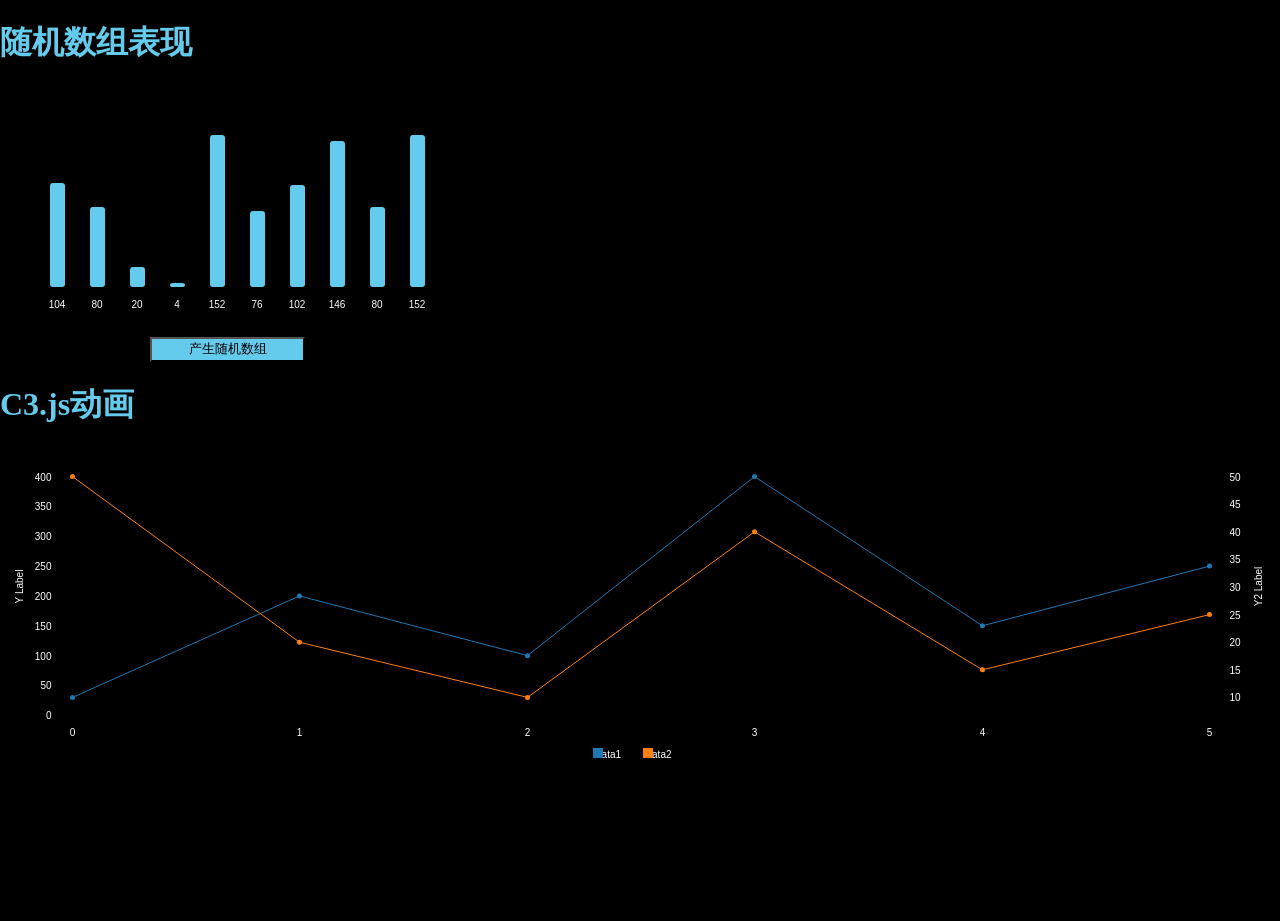
<file: store/bar.html>
<!DOCTYPE html>
<html lang="en">

<head>
    <meta charset="UTF-8">
    <title>Document</title>
    <link href="lib/c3-0.4.11/c3-0.4.11/c3.css" rel="stylesheet" type="text/css">

<!-- Load d3.js and c3.js -->
<script src="lib/d3/d3.min.js" charset="utf-8"></script>
<script src="lib/c3-0.4.11/c3-0.4.11/c3.min.js"></script>
    <style>
    html,
body {
   width: 100%;
   height: 100%;
   padding: 0;
   margin: 0;
   background: black;
}

#container{
background: black;
height:250px;
}
svg{
height: 100%;
width: 100%;
}
text{
fill:white;
font: 10px sans-serif;
text-anchor: middle;
}
.box{
fill: #65cbed;
}
#button{
width: 155px;
height: 25px;
background: #65cbed;
color: black;
margin-left:150px ;
text-align:center;
}

h1{
  color: #65cbed;
}
.bg {
   margin-top: 30px;
   float: left;
   margin-left: 30px;
   width: 120px;
   overflow: hidden;
   text-align: center;
   color: red;
}
.base {
   width: 120px;
   height: 120px;
   background: #ccc;
   border-radius: 60px;
   position: relative;
   overflow: hidden;
   z-index: 0;
}

.base:before {
   content: "";
   display: block;
   position: absolute;
   width: 50%;
   height: 100%;
   background: #f0f0f0;
}

.base:after {
   content: "";
   display: block;
   position: absolute;
   width: 50%;
   height: 100%;
   background: #f0f0f0;
   left: 50%;
   transform: rotate(60deg);
   transform-origin: left center;
}

.num {
   width: 120px;
   height: 120px;
   background: #ccc;
   border-radius: 60px;
   position: relative;
   overflow: hidden;
   line-height: 120px;
   text-align: center;
}

.num:before {
   content: "";
   display: block;
   position: absolute;
   width: 50%;
   height: 100%;
   background: #f0f0f0;
}

.num:after {
   content: "";
   display: block;
   position: absolute;
   width: 50%;
   height: 100%;
   background: #ccc;
   left: 50%;
   transform: rotate(108deg);
   transform-origin: left center;
}

.numtext {
   position: absolute;
   width: 100%;
   height: 100%;
   z-index: 3;
}

.ani {
   width: 120px;
   height: 120px;
   background: #ccc;
   border-radius: 60px;
   position: relative;
   overflow: hidden;
   line-height: 120px;
   text-align: center;
   z-index: 0;
}

.ani:before {
   content: "";
   display: block;
   position: absolute;
   width: 50%;
   height: 100%;
   background: #f0f0f0;
}

.ani:after {
   content: "";
   display: block;
   position: absolute;
   width: 50%;
   height: 100%;
   background: #f0f0f0;
   left: 50%;
   animation: Yesilikeit 2s linear;
   animation-fill-mode: forwards;
   transform-origin: left center;
}



.ring {
   width: 120px;
   height: 120px;
   background: #f0f0f0;
   border-radius: 60px;
   position: relative;
   overflow: hidden;
   line-height: 120px;
   text-align: center;
   z-index: 0;
   background-image: linear-gradient(to right, transparent 50%, #ccc 0);
}

.ring:before {
   content: "";
   display: block;
   position: absolute;
   width: 50%;
   height: 100%;
   left: 50%;
   top: 0;
   animation: Yesilikeit2 1s linear;
   animation-delay: 2s;
   animation-fill-mode: forwards;
   background: #ccc;
   transform-origin: left center;
   z-index: 3;
   opacity: 0;
}
.ring:after {
   content: "";
   display: block;
   position: absolute;
   width: 50%;
   height: 100%;
   background: #f0f0f0;
   left: 50%;
   top: 0;
   animation: Yesilikeit1 2s linear;
   animation-fill-mode: forwards;
   transform-origin: left center;
   z-index: 1;
}

.hea {
   position: absolute;
   width: 60px;
   height: 60px;
   border-radius: 50%;
   background: #fff;
   z-index: 4;
   left: 30px;
   top: 30px;
   line-height: 60px;
   text-align: center;
}

   @keyframes Yesilikeit {
   0% {
       transform: rotate(0deg);
   }
   100% {
       transform: rotate(108deg);
   }
}

@keyframes Yesilikeit1 {
   0% {
       transform: rotate(0deg);
   }
   100% {
       transform: rotate(0.5turn);
   }
}

@keyframes Yesilikeit2 {
   0% {
       opacity: 1;
       transform: rotate(0deg);
   }
   100% {
       opacity: 1;
       transform: rotate(0.1turn);
   }
}
    </style>

</head>

<body>
    <h1>随机数组表现</h1>
    <div id="container"></div>
    <input id="button" type="button" value="产生随机数组" />
    <h1>C3.js动画</h1>
    <div id="chart"></div> 
    <!-- <h1>饼状图</h1>
    <div class="clearfix">
    <div class="bg">
        <div class="base">
        </div>
        <p>Base</p>
    </div>
    <div class="bg">
        <div class="num">
            <div class="numtext">80%</div>
        </div>
        <p>Number</p>
    </div>
    <div class="bg">
        <div class="ani">
            <div class="numtext">30%</div>
        </div>
        <p>Animate</p>
    </div>
    <div class="bg">
        <div class="ring">
            <div class="hea">60%</div>
        </div>
        <p>Ring</p>
    </div>
    </div> -->




    <script>
    function init(){
    var arr=[];

    //生成固定数的随机数组
    for(var rd=0;rd<10;rd++){
      var randomData = Math.floor(Math.random()*100+1);
      arr.push(randomData);
     }

    //初始化数组长度的html，并给出id
    var len=arr.length;
    var idName="idName";
    var html = '';
    html += '<svg>';
    for(var key=0;key<len;key++){

        var long=arr[key]*2;
        var longx=key*40+50;
        var longxx=key*40+57;
        var longy=200-long;

    html +='<g><rect data-id='+key+' class=box width=15 height='+long+' x='+longx+' y='+longy+' ry=3></rect><text dy=0.1em x='+longxx+' y=220>'+long+'</text></g>';
    }
    html += '</svg>';
    document.getElementById('container').innerHTML = html;

    //指定一个柱体
    // document.getElementById('a1').style.height = "100px";
    // document.getElementById('a1').innerText="100";
    //选择排序
    var i=0;
    var scan=function(){
      var minIndex, temp;
      var box = document.getElementsByClassName("box");

    // console.log(parseInt(box[i].getAttribute("data-id")));

      for(o=0;o<len;o++){ //上蓝色
        box[o].style.fill="#65cbed";
      }
      if(i<len){ //上红色
        box[i].style.fill="red";
      }
      i++;
    }; //scan
    // setInterval(scan,500);

    }
    init();
    //点击按钮
    var btnClick = document.getElementById('button');
    console.log(btnClick);
    console.log(init);
    btnClick.onclick = function(){
    //   clearInterval();
    // document.getElementById('container').innerHTML = "";
      init();
    };

    //
    var chart = c3.generate({
    bindto: '#chart',
    data: {
      columns: [
        ['data1', 30, 200, 100, 400, 150, 250],
        ['data2', 50, 20, 10, 40, 15, 25]
      ],
      axes: {
        data2: 'y2'
      }
    },
    axis: {
      y: {
        label: {
          text: 'Y Label',
          position: 'outer-middle'
        }
      },
      y2: {
        show: true,
        label: {
          text: 'Y2 Label',
          position: 'outer-middle'
        }
      }
    }
});
setTimeout(function () {
    chart.load({
        columns: [
            ['data1', 130, 120, 150, 140, 160, 150],
            ['data2', 30, 20, 50, 40, 60, 50],
        ],
        types: {
            data1: 'step',
            data2: 'area-step'
        }
    });
}, 2000);
setTimeout(function () {
    chart.load({
        columns: [
            ['data1', 30, 200, 100, 400, 150, 250],
            ['data2', 50, 20, 10, 40, 15, 25]
        ],
    });
}, 4000);
setTimeout(function () {
    chart.load({
        columns: [
            ['data1', 130, 120, 150, 140, 160, 150],
            ['data2', 30, 20, 50, 40, 60, 50],
        ],
        type: 'bar'
    });
}, 6000);
setTimeout(function () {
    chart.load({
        columns: [
            ['data1', 30, 200, 100, 400, 150, 250],
            ['data2', 50, 20, 10, 40, 15, 25]
        ],
        type : 'pie'
    });
}, 8000);
setTimeout(function () {
    chart.load({
        columns: [
            ['data1', 130, 120, 150, 140, 160, 150],
            ['data2', 30, 20, 50, 40, 60, 50],
        ],
        types: {
            data1: 'area',
            data2: 'area-spline'
        }
    });
}, 10000);
setTimeout(function () {
    chart.load({
        columns: [
            ['data1', 30, 200, 100, 400, 150, 250],
            ['data2', 50, 20, 10, 40, 15, 25]
        ],
        type : 'donut'
    });
}, 12000);
setTimeout(function () {
    chart.load({
        columns: [
            ['data1', 130, 120, 150, 140, 160, 150],
            ['data2', 30, 20, 50, 40, 60, 50],
        ],
        types: {
            data1: 'area-spline',
            data2: 'area-spline'
            
        },
    });
}, 14000);
setTimeout(function () {
    chart.load({
        columns: [
            ['data1', 30, 200, 100, 400, 150, 250],
            ['data2', 50, 20, 10, 40, 15, 25]
        ],
    });
}, 16000);
setTimeout(function () {
    chart.load({
        columns: [
            ['data1', 130, 120, 150, 140, 160, 150],
            ['data2', 30, 20, 50, 40, 60, 50],
        ],
        type: 'scatter'
    });
}, 18000);
setTimeout(function () {
    chart.load({
        columns: [
            ['data1', 30, 200, 100, 400, 150, 250],
            ['data2', 50, 20, 10, 40, 15, 25]
        ],
        type: 'bar',
    });
}, 20000);
setTimeout(function () {
    chart.load({
        columns: [
            ['data1', 130, 120, 150, 140, 160, 150],
            ['data2', 30, 20, 50, 40, 60, 50],
        ],
        type: 'gauge',
    });
}, 22000);
    </script>
</body>

</html>
</file>
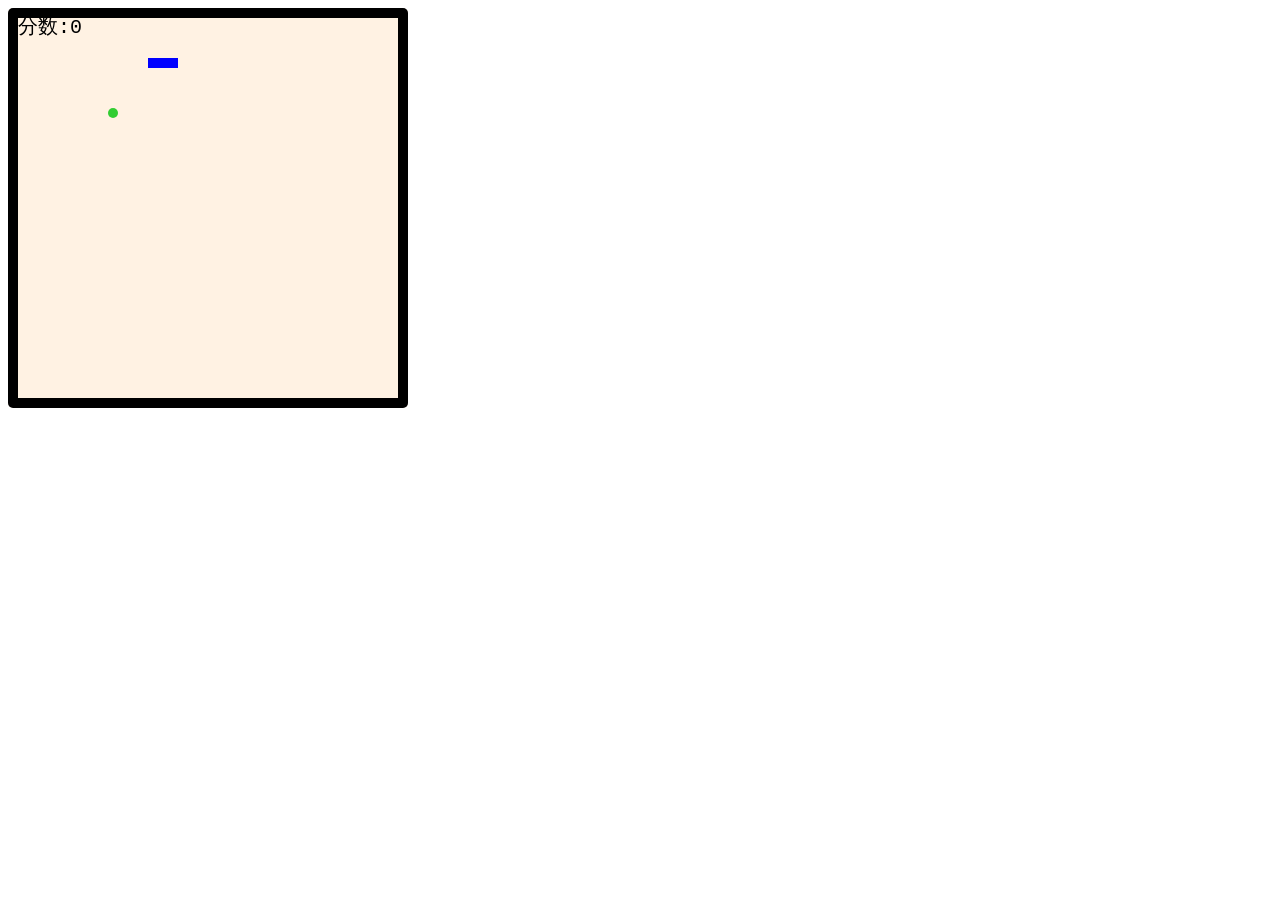
<file: store/Snake/snake.html>
<!DOCTYPE html>
<html>

<head>
    <script src="//code.jquery.com/jquery-2.1.1.min.js"></script>
    <meta charset="utf-8">
    <title>贪吃蛇</title>
    <style>
        .s {
            background: #fff2e3;
            border-radius: 5px;
        }

        #restart {
            margin: 25px;
            margin-left: 100px;
            display: none;
            background: black;
            color: white;
            font-size: 32px;
        }
    </style>
</head>

<body>
    <div id="snake">
        <canvas id="canvas" width="400" height="400" class="s"></canvas>
        <button id="restart">重新开始吧</button>
    </div>
    <script>
    var restart=function(){


    //设置画布
    var canvas = document.getElementById("canvas");
    var ctx = canvas.getContext("2d");

    //取宽高
    var width = canvas.width;
    var height = canvas.height;

    //算出每个网格的像素
    var blockSize = 10;
    var widthInBlocks = width/blockSize;
    var heightInBlocks = height/blockSize;

    //设置初始分数
    var score = 0;

    //画边框
    var drawBorder = function(){
      ctx.fillStyle = "black";
      ctx.fillRect(0,0,width,blockSize);
      ctx.fillRect(0,height-blockSize,width,blockSize);
      ctx.fillRect(0,0,blockSize,height);
      ctx.fillRect(width-blockSize,0,blockSize,height);
    };

    //显示分数
    var drawScore=function(){
    ctx.font="20px Courier";
    ctx.fillStyle="black";
    ctx.textAlign="left";
    ctx.textBaseline="top";
    ctx.fillText("分数:"+score,blockSize,blockSize);
    };


    //画个圈
    var circle = function(x,y,radius,fillCircle){
    ctx.beginPath();
    ctx.arc(x,y,radius,0,Math.PI*2,false);
    if(fillCircle){
       ctx.fill();
     }else{
       ctx.stroke();
     }
    };

    //
    var Block=function(col,row){
      this.col=col;
      this.row=row;
    };

    //
    Block.prototype.drawSquare=function(color){
      var x=this.col*blockSize;
      var y=this.row*blockSize;
      ctx.fillStyle=color;
      ctx.fillRect(x,y,blockSize,blockSize);
    };
    // var sampleBlock=new Block(5,5);
    // sampleBlock.drawSquare("LightBlue");


    Block.prototype.drawCircle=function(color){
      var centerX=this.col*blockSize+blockSize/2;
      var centerY=this.row*blockSize+blockSize/2;
      ctx.fillStyle=color;
      circle(centerX,centerY,blockSize/2,true);
    };

    // var sampleCircle=new Block(14,13);
    // sampleCircle.drawCircle("LightBlue");

    //Check if this block is in the same location as another block
    Block.prototype.equal=function(otherBlock){
      return this.col===otherBlock.col&&this.row===otherBlock.row;
    };

    //造蛇
    var Snake=function(){
      this.segments=[
        new Block(7,5),
        new Block(6,5),
        new Block(5,5)
      ];
      this.direction="right";
      this.nextDirection="right";
    };

    //画蛇
    Snake.prototype.draw=function(){
      for(var i=0;i<this.segments.length;i++){
        this.segments[i].drawSquare("Blue");
      }
    };

    //C蛇头
    Snake.prototype.move=function(){
      var head=this.segments[0];
      var newHead;

      this.direction=this.nextDirection;

      if(this.direction==="right"){
        newHead=new Block(head.col+1,head.row);
      }else if(this.direction==="down"){
        newHead=new Block(head.col,head.row+1);
      }else if(this.direction==="left"){
        newHead=new Block(head.col-1,head.row);
      }else if(this.direction==="up"){
        newHead=new Block(head.col,head.row-1);
      }
      if(this.checkCollision(newHead)){
        gameOver();
        return;
      }
      this.segments.unshift(newHead);
      if(newHead.equal(apple.position)){
        score += 1;
        apple.move();
      }else{
        this.segments.pop();
      }
    };

    //碰撞函数
    Snake.prototype.checkCollision=function(head){
      var leftCollision=(head.col===0);
      var topCollision=(head.row===0);
      var rightCollision=(head.col===widthInBlocks-1);
      var bottomCollision=(head.row===heightInBlocks-1);

      var wallCollision=leftCollision||topCollision||rightCollision||bottomCollision;

      var selfCollision=false;

      for(var i=0;i<this.segments.length;i++){
        if(head.equal(this.segments[i])){
          selfCollision=true;
        }
      }
      return wallCollision||selfCollision;
    };
    //键盘控制方向
    Snake.prototype.setDirection=function(newDirection){
      if(this.direction==="up"&&newDirection==="down"){
        return;
      }
      if(this.direction==="right"&&newDirection==="left"){
        return;
      }
      if(this.direction==="down"&&newDirection==="up"){
        return;
      }
      if(this.direction==="left"&&newDirection==="right"){
        return;
      }

      this.nextDirection=newDirection;
    };

    //造苹果函数
    var Apple=function(){
      this.position=new Block(10,10);
    };

    //
    Apple.prototype.draw=function(){
      this.position.drawCircle("LimeGreen");
    };

    //苹果的随机位置
    Apple.prototype.move=function(){
      var randomCol=Math.floor(Math.random()*(widthInBlocks-2))+1;
      var randomRow=Math.floor(Math.random()*(heightInBlocks-2))+1;
      this.position=new Block(randomCol,randomRow);
    };


    var snake=new Snake();
    var apple=new Apple();

    //动画函数
    var intervalId=setInterval(function(){
      ctx.clearRect(0,0,width,height);
      drawScore();
      snake.move();
      snake.draw();
      apple.draw();
      drawBorder();
    },100);

    //监听键盘
    var directions={
      37:"left",
      38:"up",
      39:"right",
      40:"down"
    };

    //有效方向
    $("body").keydown(function(event){
      var newDirection=directions[event.keyCode];
      if(newDirection !== undefined){
        snake.setDirection(newDirection);
      }

    });
      //游戏结束函数
    var gameOver=function(){
      clearInterval(intervalId);
      ctx.font="60px Courier";
      ctx.fillStyle="Black";
      ctx.textAlign="center";
      ctx.textBaseline="middle";
      ctx.fillText("你输了",width/2,height/2);
       $('#restart').css({'display':'block'});
    };
    };
    new restart();
    $('#restart').on('click', function(){
      new restart();
      $('#restart').css({'display':'none'});
    });


    </script>
</body>

</html>
</file>
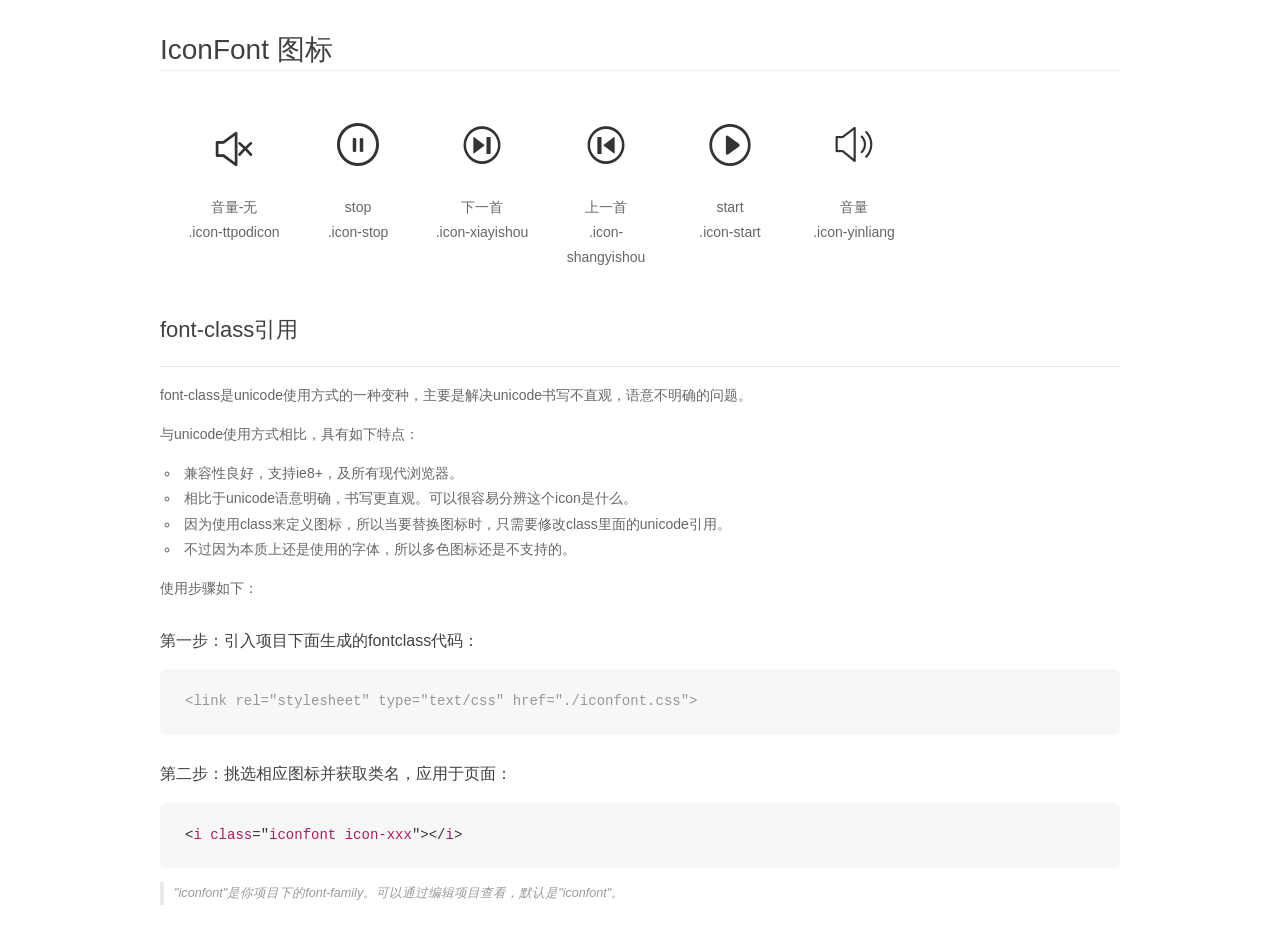
<file: store/music/font_t7pq1u7shnlmobt9/demo_fontclass.html>
<!DOCTYPE html>
<html>
<head>
    <meta charset="utf-8"/>
    <title>IconFont</title>
    <link rel="stylesheet" href="demo.css">
    <link rel="stylesheet" href="iconfont.css">
</head>
<body>
    <div class="main markdown">
        <h1>IconFont 图标</h1>
        <ul class="icon_lists clear">
            
                <li>
                <i class="icon iconfont icon-ttpodicon"></i>
                    <div class="name">音量-无</div>
                    <div class="fontclass">.icon-ttpodicon</div>
                </li>
            
                <li>
                <i class="icon iconfont icon-stop"></i>
                    <div class="name">stop</div>
                    <div class="fontclass">.icon-stop</div>
                </li>
            
                <li>
                <i class="icon iconfont icon-xiayishou"></i>
                    <div class="name">下一首</div>
                    <div class="fontclass">.icon-xiayishou</div>
                </li>
            
                <li>
                <i class="icon iconfont icon-shangyishou"></i>
                    <div class="name">上一首</div>
                    <div class="fontclass">.icon-shangyishou</div>
                </li>
            
                <li>
                <i class="icon iconfont icon-start"></i>
                    <div class="name">start</div>
                    <div class="fontclass">.icon-start</div>
                </li>
            
                <li>
                <i class="icon iconfont icon-yinliang"></i>
                    <div class="name">音量</div>
                    <div class="fontclass">.icon-yinliang</div>
                </li>
            
        </ul>

        <h2 id="font-class-">font-class引用</h2>
        <hr>

        <p>font-class是unicode使用方式的一种变种，主要是解决unicode书写不直观，语意不明确的问题。</p>
        <p>与unicode使用方式相比，具有如下特点：</p>
        <ul>
        <li>兼容性良好，支持ie8+，及所有现代浏览器。</li>
        <li>相比于unicode语意明确，书写更直观。可以很容易分辨这个icon是什么。</li>
        <li>因为使用class来定义图标，所以当要替换图标时，只需要修改class里面的unicode引用。</li>
        <li>不过因为本质上还是使用的字体，所以多色图标还是不支持的。</li>
        </ul>
        <p>使用步骤如下：</p>
        <h3 id="-fontclass-">第一步：引入项目下面生成的fontclass代码：</h3>


        <pre><code class="lang-js hljs javascript"><span class="hljs-comment">&lt;link rel="stylesheet" type="text/css" href="./iconfont.css"&gt;</span></code></pre>
        <h3 id="-">第二步：挑选相应图标并获取类名，应用于页面：</h3>
        <pre><code class="lang-css hljs">&lt;<span class="hljs-selector-tag">i</span> <span class="hljs-selector-tag">class</span>="<span class="hljs-selector-tag">iconfont</span> <span class="hljs-selector-tag">icon-xxx</span>"&gt;&lt;/<span class="hljs-selector-tag">i</span>&gt;</code></pre>
        <blockquote>
        <p>"iconfont"是你项目下的font-family。可以通过编辑项目查看，默认是"iconfont"。</p>
        </blockquote>
    </div>
</body>
</html>
</file>
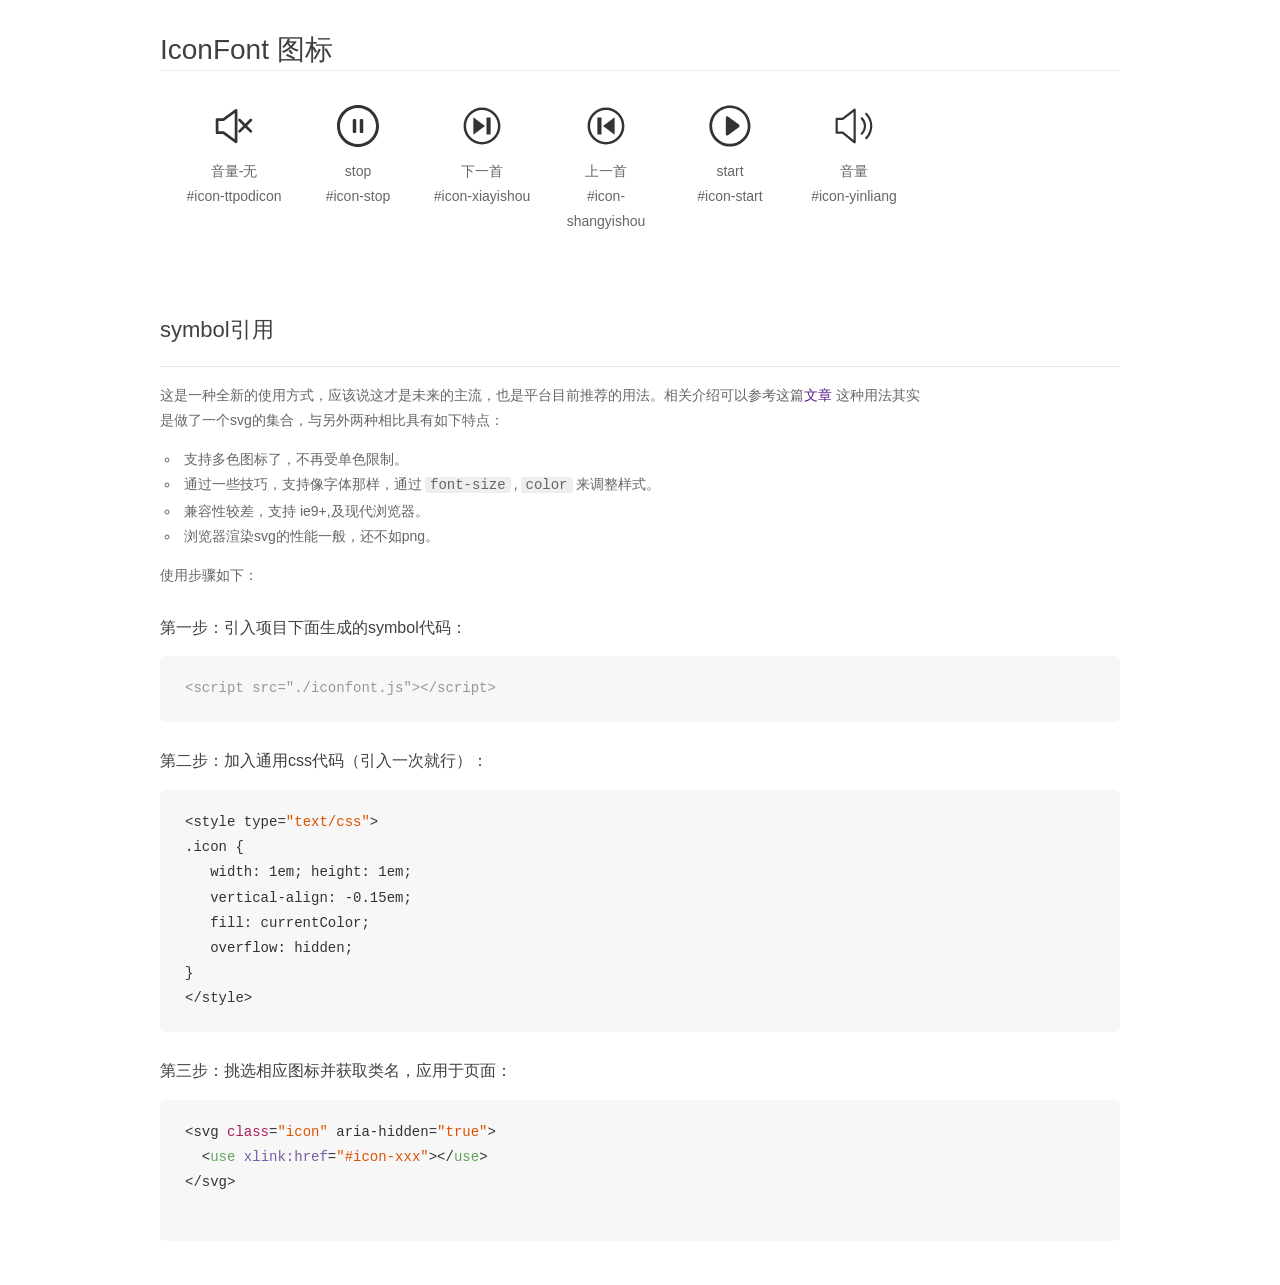
<file: store/music/font_t7pq1u7shnlmobt9/demo_symbol.html>
<!DOCTYPE html>
<html>
<head>
    <meta charset="utf-8"/>
    <title>IconFont</title>
    <link rel="stylesheet" href="demo.css">
    <script src="iconfont.js"></script>

    <style type="text/css">
        .icon {
          /* 通过设置 font-size 来改变图标大小 */
          width: 1em; height: 1em;
          /* 图标和文字相邻时，垂直对齐 */
          vertical-align: -0.15em;
          /* 通过设置 color 来改变 SVG 的颜色/fill */
          fill: currentColor;
          /* path 和 stroke 溢出 viewBox 部分在 IE 下会显示
             normalize.css 中也包含这行 */
          overflow: hidden;
        }

    </style>
</head>
<body>
    <div class="main markdown">
        <h1>IconFont 图标</h1>
        <ul class="icon_lists clear">
            
                <li>
                    <svg class="icon" aria-hidden="true">
                        <use xlink:href="#icon-ttpodicon"></use>
                    </svg>
                    <div class="name">音量-无</div>
                    <div class="fontclass">#icon-ttpodicon</div>
                </li>
            
                <li>
                    <svg class="icon" aria-hidden="true">
                        <use xlink:href="#icon-stop"></use>
                    </svg>
                    <div class="name">stop</div>
                    <div class="fontclass">#icon-stop</div>
                </li>
            
                <li>
                    <svg class="icon" aria-hidden="true">
                        <use xlink:href="#icon-xiayishou"></use>
                    </svg>
                    <div class="name">下一首</div>
                    <div class="fontclass">#icon-xiayishou</div>
                </li>
            
                <li>
                    <svg class="icon" aria-hidden="true">
                        <use xlink:href="#icon-shangyishou"></use>
                    </svg>
                    <div class="name">上一首</div>
                    <div class="fontclass">#icon-shangyishou</div>
                </li>
            
                <li>
                    <svg class="icon" aria-hidden="true">
                        <use xlink:href="#icon-start"></use>
                    </svg>
                    <div class="name">start</div>
                    <div class="fontclass">#icon-start</div>
                </li>
            
                <li>
                    <svg class="icon" aria-hidden="true">
                        <use xlink:href="#icon-yinliang"></use>
                    </svg>
                    <div class="name">音量</div>
                    <div class="fontclass">#icon-yinliang</div>
                </li>
            
        </ul>


        <h2 id="symbol-">symbol引用</h2>
        <hr>

        <p>这是一种全新的使用方式，应该说这才是未来的主流，也是平台目前推荐的用法。相关介绍可以参考这篇<a href="">文章</a>
        这种用法其实是做了一个svg的集合，与另外两种相比具有如下特点：</p>
        <ul>
          <li>支持多色图标了，不再受单色限制。</li>
          <li>通过一些技巧，支持像字体那样，通过<code>font-size</code>,<code>color</code>来调整样式。</li>
          <li>兼容性较差，支持 ie9+,及现代浏览器。</li>
          <li>浏览器渲染svg的性能一般，还不如png。</li>
        </ul>
        <p>使用步骤如下：</p>
        <h3 id="-symbol-">第一步：引入项目下面生成的symbol代码：</h3>
        <pre><code class="lang-js hljs javascript"><span class="hljs-comment">&lt;script src="./iconfont.js"&gt;&lt;/script&gt;</span></code></pre>
        <h3 id="-css-">第二步：加入通用css代码（引入一次就行）：</h3>
        <pre><code class="lang-js hljs javascript">&lt;style type=<span class="hljs-string">"text/css"</span>&gt;
.icon {
   width: <span class="hljs-number">1</span>em; height: <span class="hljs-number">1</span>em;
   vertical-align: <span class="hljs-number">-0.15</span>em;
   fill: currentColor;
   overflow: hidden;
}
&lt;<span class="hljs-regexp">/style&gt;</span></code></pre>
        <h3 id="-">第三步：挑选相应图标并获取类名，应用于页面：</h3>
        <pre><code class="lang-js hljs javascript">&lt;svg <span class="hljs-class"><span class="hljs-keyword">class</span></span>=<span class="hljs-string">"icon"</span> aria-hidden=<span class="hljs-string">"true"</span>&gt;<span class="xml"><span class="hljs-tag">
  &lt;<span class="hljs-name">use</span> <span class="hljs-attr">xlink:href</span>=<span class="hljs-string">"#icon-xxx"</span>&gt;</span><span class="hljs-tag">&lt;/<span class="hljs-name">use</span>&gt;</span>
</span>&lt;<span class="hljs-regexp">/svg&gt;
        </span></code></pre>
    </div>
</body>
</html>
</file>
<file: css/index.css>
/* 通用设置 */

* {
    margin: 0;
    padding: 0;
    list-style-type: none;
    font-family: "Microsoft YaHei"
}

html, body {
    height: 100%;
    width: 100%;
}

a {
    text-decoration: none;
}

body {
    background: white;
}

.clearfix:after {
    content: '';
    display: block;
    clear: both;
}

.layout {
    width: 1200px;
    margin: 0 auto;
}

.left {
    position: absolute;
    top: 0;
    bottom: 0;
    left: 0;
    right: 0;
    width: 600px;
    height: 100%;
    background: #000;
}

.right {
    position: absolute;
    top: 0;
    bottom: 0;
    left: 600;
    right: 0;
    width: 600px;
    height: 100%;
    background: #fff2e3;
}

.exposure {
    opacity: 0;
}


/* nav */
#nav {
    position: fixed;
    width: 100%;
    color: rgb(50, 50, 50);
    background-color: #fff2e3;
    font-weight: bold;
    box-shadow: 4px 3px 10px black;
    border-bottom: 1px solid black;
    z-index: 2;
}

#nav>.layout>a .fa {
    float: left;
    display: block;
    font-size: 70px;
    line-height: 70px;
    color: black;
}

#nav .nav-list {
    float: left;
}
.nav-list>li {
    font-size: 22px;
    float: left;
    padding-top: 15px;
    padding-bottom: 15px;
    margin-left: 200px;
    position: relative;
}

.nav-list a {
    color: rgb(50, 50, 50);
    transition: 0.5s;
}

.nav-list a:hover {
    color: #f23cf2;
}

#nav .nav-list>li:hover .drop {
    display: block;
}
/* fate */
#fate {
    position: relative;
    color: #fff2e3;
    padding-top: 200px;
}

.fate-theme-left {
    position: absolute;
    top: 0;
    right: 0;
    margin-top: 100px;
    color: #fff2e3;
    font-size: 40px;
    padding: 10px;
    margin-right: -3px;
    border: 1px solid #fff2e3;
    border-right: none;
    transition: 0.5s;
}

.fate-theme-right {
    position: absolute;
    top: 0;
    left: 0;
    margin-top: 100px;
    color: black;
    font-size: 40px;
    padding: 10px;
    margin-left: -3px;
    border: 1px solid black;
    border-left: none;
    transition: 0.5s;
}

.fate-theme-left:hover {
    background: #fff2e3;
    color: black;
    border: 1px solid black;
    border-right: none;
}

.fate-theme-right:hover {
    background: black;
    color: #fff2e3;
    border: 1px solid #fff2e3;
    border-left: none;
}

/* portfolio */

.portfolio-left {
    width: 600px;
    float: left;
    background: black;
}

.portfolio-right {
    width: 600px;
    float: right;
    background: #fff2e3;
}

.box-l {
    margin: 45px 75px;
    height: 200px;
}

.box-r {
    margin: 45px 75px;
    height: 200px;
}


/*refine*/

#refine {
    position: relative;
    color: #fff2e3;
    padding-top: 50px;
    overflow: auto;
    font-weight: bold;
}

.refine-theme-left {
    position: absolute;
    top: 5px;
    right: 0;
    margin-top: 55px;
    color: #fff2e3;
    font-size: 40px;
    padding: 10px;
    margin-right: -3px;
    border: 1px solid #fff2e3;
    border-right: none;
    transition: 0.5s;
}

.refine-theme-right {
    position: absolute;
    top: 5px;
    left: 0;
    margin-top: 55px;
    color: black;
    font-size: 40px;
    padding: 10px;
    margin-left: -3px;
    border: 1px solid black;
    border-left: none;
    transition: 0.5s;
}

.refine-theme-left:hover {
    background: #fff2e3;
    color: black;
    border: 1px solid black;
    border-right: none;
}

.refine-theme-right:hover {
    background: black;
    color: #fff2e3;
    border: 1px solid #fff2e3;
    border-left: none;
}

.container {
    padding-top: 130px;
    text-align: center;
}

#refine .timeline {
    position: relative;
}


/* #refine .timeline:before {
            content: '';
            position: absolute;
            left: 50%;
            margin-left: -1px;
            display: block;
            width: 2px;
            height: 100%;
            background: #f1f1f1;
        } */

#refine .timeline>li {
    height: 150px;
    margin-bottom: 20px;
}

#refine .timeline a {
    transition: 0.5s;
    color: #fff2e3;
}

#refine .timeline-inverted a {
    color: black;
}

#refine .timeline a:hover {
    color: #f23cf2;
}

#refine .timeline-image {
    position: absolute;
    left: 50%;
    margin-left: -60px;
    margin-top: 25px;
    width: 100px;
    height: 100px;
    font-size: 16px;
    border: 7px solid #fff2e3;
    border-radius: 50%;
    background: #fff2e3;
    color: #fff2e3;
    transition: 0.5s;
}

#refine .timeline-last {
    line-height: 100px;
    background: black;
}

#refine .timeline-image img {
    height: 100px;
    width: 100%;
    border-radius: 50%;
    transition: 0.5s;
    opacity: 0.5;
}

#refine .timeline-image:hover {
    border-radius: 5%;
    color: #f23cf2;
}

#refine .timeline-image img:hover {
    opacity: 1;
    border-radius: 0;
}

#refine .timeline-panel {
    float: left;
    padding: 20px 40px 0px 100px;
    width: 300px;
    text-align: left;
}

#refine .timeline-panel>p {
    line-height: 20px;
}

#refine .timeline-inverted .timeline-panel {
    float: right;
    padding: 20px 100px 0px 40px;
    text-align: left;
}

.timeline-inverted {
    color: black;
}


/* services */
#services {
    position: relative;
    color: #fff2e3;
    padding-top: 215px;
    padding-bottom: 50px;
}

.services-theme-left {
    position: absolute;
    top: 65px;
    right: 0;
    color: #fff2e3;
    font-size: 40px;
    padding: 10px;
    margin-right: -3px;
    border: 1px solid #fff2e3;
    border-right: none;
    transition: 0.5s;
}

.services-theme-right {
    position: absolute;
    top: 65px;
    left: 0;
    color: black;
    font-size: 40px;
    padding: 10px;
    margin-left: -3px;
    border: 1px solid black;
    border-left: none;
    transition: 0.5s;
}

.services-theme-left:hover {
    background: #fff2e3;
    color: black;
    border: 1px solid black;
    border-right: none;
}

.services-theme-right:hover {
    background: black;
    color: #fff2e3;
    border: 1px solid #fff2e3;
    border-left: none;
}

.service-list:after {
    content: '';
    display: block;
    clear: both;
}

.service-list {
    position: relative;
    width: 960px;
    margin: 0 auto;
    text-align: center;
}

.service-list ul {
    overflow: hidden;
    margin-left: -28px;
    margin-right: -28px;
}

.service-list li {
    position: relative;
    float: left;
    width: 200px;
    height: 350px;
    padding: 0 10px;
    margin-left: 16px;
    margin-right: 16px;
    border: 1px solid white;
}

.service-list p {
    text-align: left;
    font-size: 14px;
}

.service-list-1 {
    background-color: #fff2e3;
    color: black;
}

.service-list-2 {
    background-color: #fff2e3;
    color: black;
}

.service-list-3 {
    background-color: black;
    color: #fff2e3;
}

.service-list-4 {
    background-color: black;
    color: #fff2e3;
}

.service-list>ul>li>.fa {
    font-size: 112px;
    margin: 15px 0;
}

.service-list>ul>li>h3 {
    transition: 0.3s;
}

.service-list li:hover h3 {
    color: #f23cf2;
}


/*footer区*/

#footer {
    position: relative;
    overflow: auto;
    font-weight: bold;
    height: 710px;
}

.footer-theme-left {
    position: absolute;
    top: 70px;
    right: 0;
    color: #fff2e3;
    font-size: 40px;
    padding: 10px;
    margin-right: -3px;
    border: 1px solid #fff2e3;
    border-right: none;
    transition: 0.5s;
}

.footer-theme-right {
    position: absolute;
    top: 70px;
    left: 0;
    color: black;
    font-size: 40px;
    padding: 10px;
    margin-left: -3px;
    border: 1px solid black;
    border-left: none;
    transition: 0.5s;
}

.footer-theme-left:hover {
    background: #fff2e3;
    color: black;
    border: 1px solid black;
    border-right: none;
}

.footer-theme-right:hover {
    background: black;
    color: #fff2e3;
    border: 1px solid #fff2e3;
    border-left: none;
}

.contact-l {
    position: absolute;
    top: 170px;
    right: 0;
    color: #fff2e3;
    border-right: none;
    font-size: 20px;
    line-height: 60px;
    padding: 10px;
    padding-right: 30px;
    margin-right: -3px;
}

.contact-r {
    position: absolute;
    top: 170px;
    left: 0;
    color: black;
    font-size: 20px;
    line-height: 60px;
    padding: 10px;
    margin-left: -3px;
}
.contact-r a{
  color: rgb(242, 60, 242);
  font-size:20px;
  line-height:20px;
  margin: 0 10px;
  transition: 0.8s;
}
.contact-r a:hover{
  background: rgb(242, 60, 242);
  color: #fff2e3;
}

/* services悬浮 */

.service-list {
    perspective: 1000px;
    /*数字越小晃动幅度越大*/
}

.service-list-1, .service-list-3 {
    transition: transform 0.1s;
    /*速度*/
    box-shadow: 0 0 15px rgba(0, 0, 0, 0.25);
}

.service-list-2, .service-list-4 {
    transition: transform 0.1s;
    /*速度*/
    box-shadow: 0 0 15px rgba(0, 0, 0, 0.25);
}


/* portfolio悬浮 */

.project-items>a {
    position: relative;
    display: block;
    width: 450px;
    height: 200px;
    /* outline: 1px solid #fff; */
    /* float: left; */
    overflow: hidden;
    /* line-height: 0; */
}

.project-items * {
    -webkit-transition: opacity .35s, -webkit-transform .35s;
    transition: opacity .35s, transform .35s;
}

.project-items>a.project-item1:hover {
    background: #e238e0;
}

.project-items>a.project-item2:hover {
    background: #f7095d;
}

.project-items>a.project-item3:hover {
    background: #192eea;
}

.project-items>a.project-item6:hover {
    background: #f7095d;
}

.project-items>a.project-item4:hover {
    background: #67d2bf;
}

.project-items>a.project-item5:hover {
    background: #1b96c6;
}

.project-items>a>img {
    width: 100%;
    height: auto;
}

.project-items>a:hover>img {
    opacity: .2;
    -webkit-transform: scale3d(1.05, 1.05, 1);
    transform: scale3d(1.05, 1.05, 1);
}

.project-items>a>div {
    position: absolute;
    top: 0;
    right: 0;
    bottom: 0;
    left: 0;
    z-index: 1;
    text-align: center;
    background-color: rgba(0, 0, 0, .25)
}

.project-items>a:hover>div {
    background-color: transparent;
}

.project-items>a>div:after {
    position: absolute;
    top: 0;
    left: 0;
    width: 100%;
    height: 100%;
    border-top: 1px solid #fff;
    border-bottom: 1px solid #fff;
    content: '';
    opacity: 0;
    -webkit-transform: rotate3d(0, 0, 1, 45deg) scale3d(1, 0, 1);
    transform: rotate3d(0, 0, 1, 45deg) scale3d(1, 0, 1);
    -webkit-transform-origin: 50% 50%;
    transform-origin: 50% 50%;
}

.project-items>a>div>h2, .project-items>a>div>p {
    display: block;
    position: absolute;
    top: 50%;
    width: 100%;
    transform: translateY(-50%);
    color: #fff;
    opacity: 1;
    margin: 0 auto;
    line-height: 1;
}

.project-items>a>div>p {
    opacity: 0;
    top: 40%;
    font-size: 16px;
}

.project-items>a>div>h2 {
    font-size: 32px;
    font-family: '黑体';
    text-shadow: 2px 2px 16px #000000;
}

.project-items>a:hover>div>h2 {
    transform: translateY(-50px);
}

.project-items>a:hover>div>p {
    opacity: 1;
    transform: translateY(20px);
    transition-delay: .35s;
}

.project-items>a:hover>div:after {
    opacity: .33;
    -webkit-transform: rotate3d(0, 0, 1, 45deg) scale3d(1, 1, 1);
    transform: rotate3d(0, 0, 1, 45deg) scale3d(1, 1, 1);
}


}

/* 立方体 */
.box {
    position: relative;
    perspective: 1000px;
}
.cube {
    position: absolute;
    left: 570px;
    bottom: 70px;
    transform-style: preserve-3d;
    animation: 1.7s move infinite;
}
.cube div {
    width: 42px;
    height: 42px;
    display: block;
    position: absolute;
    border: 3px solid #fff2e3;
    border-radius: 4px;
}
.front1 {
    background: black;
}
.back1 {
    background: black;
    transform: translateZ(-43px);
}
.right1 {
    background: black;
    transform: translateX(21px) translateZ(-21px) rotateY(-90deg);
}
.left1 {
    background: black;
    transform: translateX(-21px) translateZ(-21px) rotateY(-90deg);
}
.top1 {
    background: black;
    transform: translateY(-21px) translateZ(-21px) rotateX(-90deg);
}
.bottom1 {
    background: black;
    transform: translateY(21px) translateZ(-21px) rotateX(-90deg);
}
@keyframes move {
    0% {
        transform: rotateX(0deg) rotateZ(180deg) rotateY(160deg);
    }

    10% {
        transform: rotateX(36deg) rotateZ(180deg) rotateY(160deg);
    }

    20% {
        transform: rotateX(72deg) rotateZ(180deg) rotateY(160deg);
    }

    30% {
        transform: rotateX(108deg) rotateZ(180deg) rotateY(160deg);
    }

    40% {
        transform: rotateX(144deg) rotateZ(180deg) rotateY(160deg);
    }

    50% {
        transform: rotateX(180deg) rotateZ(180deg) rotateY(160deg);
    }

    60% {
        transform: rotateX(216deg) rotateZ(180deg) rotateY(160deg);
    }

    70% {
        transform: rotateX(252deg) rotateZ(180deg) rotateY(160deg);
    }

    80% {
        transform: rotateX(288deg) rotateZ(180deg) rotateY(160deg);
    }

    90% {
        transform: rotateX(324deg) rotateZ(180deg) rotateY(160deg);
    }

    100% {
        transform: rotateX(360deg) rotateZ(180deg) rotateY(160deg);
    }
}
</file>
<file: store/waterfall/css/index.css>
* {
            margin: 0;
            padding: 0;
            list-style-type: none;
            font-family: "Microsoft YaHei"
        }

        li {
            list-style: none;
        }


        a {
            text-decoration: none;
            color: #fff;
        }

        .layout {
            width: 1200px;
            margin: 0 auto;
        }



        /*addmore*/
.addmore {
	text-align: center;
  background: #fff2e3;
  color: black;
  padding-top: 30px;
  padding-bottom: 10px;
}
.addmore h1 {
	padding: 20px 0;
}
.addmore h3 {
	padding: 20px 0;
}
.addmore p {
	font-size: 14px;
	color: 16px;
}
.addmore-list {
	position: relative;
}
 li {
  position: absolute;
  width: 290px;
  background: white;
  border:1px solid silver;
  border-radius:5px;
  margin-right:10px ;
}
.addmore img {
	width: 200px;
	height: 200px;
}
.addmore a:hover {
	opacity: 0.5;
}
.addmore .btn-readmore {
	display: inline-block;
	cursor: pointer;
	color: white;
	background-color: rgba(0,0,0,0.7);
  margin-top:35px;
  padding: 5px 10px;
	border-radius: 5px;
}
.addmore .btn-readmore:hover {
	background-color: black;
}
</file>
<file: store/c3-0.4.11/c3-0.4.11/htdocs/css/index.css>
.row {
  margin-left: 8px;
}
.row a {
  display: block;
  text-align: left;
  font-size: 1.2em;
  line-height: 1.8;
}
.row h3 {
  color: #777;
}
</file>
<file: store/lib/c3-0.4.11/c3-0.4.11/c3.css>
/*-- Chart --*/
.c3 svg {
  font: 10px sans-serif;
  -webkit-tap-highlight-color: transparent; }

.c3 path, .c3 line {
  fill: none;
  stroke: #000; }

.c3 text {
  -webkit-user-select: none;
  -moz-user-select: none;
  user-select: none; }

.c3-legend-item-tile,
.c3-xgrid-focus,
.c3-ygrid,
.c3-event-rect,
.c3-bars path {
  shape-rendering: crispEdges; }

.c3-chart-arc path {
  stroke: #fff; }

.c3-chart-arc text {
  fill: #fff;
  font-size: 13px; }

/*-- Axis --*/
/*-- Grid --*/
.c3-grid line {
  stroke: #aaa; }

.c3-grid text {
  fill: #aaa; }

.c3-xgrid, .c3-ygrid {
  stroke-dasharray: 3 3; }

/*-- Text on Chart --*/
.c3-text.c3-empty {
  fill: #808080;
  font-size: 2em; }

/*-- Line --*/
.c3-line {
  stroke-width: 1px; }

/*-- Point --*/
.c3-circle._expanded_ {
  stroke-width: 1px;
  stroke: white; }

.c3-selected-circle {
  fill: white;
  stroke-width: 2px; }

/*-- Bar --*/
.c3-bar {
  stroke-width: 0; }

.c3-bar._expanded_ {
  fill-opacity: 0.75; }

/*-- Focus --*/
.c3-target.c3-focused {
  opacity: 1; }

.c3-target.c3-focused path.c3-line, .c3-target.c3-focused path.c3-step {
  stroke-width: 2px; }

.c3-target.c3-defocused {
  opacity: 0.3 !important; }

/*-- Region --*/
.c3-region {
  fill: steelblue;
  fill-opacity: .1; }

/*-- Brush --*/
.c3-brush .extent {
  fill-opacity: .1; }

/*-- Select - Drag --*/
/*-- Legend --*/
.c3-legend-item {
  font-size: 12px; }

.c3-legend-item-hidden {
  opacity: 0.15; }

.c3-legend-background {
  opacity: 0.75;
  fill: white;
  stroke: lightgray;
  stroke-width: 1; }

/*-- Title --*/
.c3-title {
  font: 14px sans-serif; }

/*-- Tooltip --*/
.c3-tooltip-container {
  z-index: 10; }

.c3-tooltip {
  border-collapse: collapse;
  border-spacing: 0;
  background-color: #fff;
  empty-cells: show;
  -webkit-box-shadow: 7px 7px 12px -9px #777777;
  -moz-box-shadow: 7px 7px 12px -9px #777777;
  box-shadow: 7px 7px 12px -9px #777777;
  opacity: 0.9; }

.c3-tooltip tr {
  border: 1px solid #CCC; }

.c3-tooltip th {
  background-color: #aaa;
  font-size: 14px;
  padding: 2px 5px;
  text-align: left;
  color: #FFF; }

.c3-tooltip td {
  font-size: 13px;
  padding: 3px 6px;
  background-color: #fff;
  border-left: 1px dotted #999; }

.c3-tooltip td > span {
  display: inline-block;
  width: 10px;
  height: 10px;
  margin-right: 6px; }

.c3-tooltip td.value {
  text-align: right; }

/*-- Area --*/
.c3-area {
  stroke-width: 0;
  opacity: 0.2; }

/*-- Arc --*/
.c3-chart-arcs-title {
  dominant-baseline: middle;
  font-size: 1.3em; }

.c3-chart-arcs .c3-chart-arcs-background {
  fill: #e0e0e0;
  stroke: none; }

.c3-chart-arcs .c3-chart-arcs-gauge-unit {
  fill: #000;
  font-size: 16px; }

.c3-chart-arcs .c3-chart-arcs-gauge-max {
  fill: #777; }

.c3-chart-arcs .c3-chart-arcs-gauge-min {
  fill: #777; }

.c3-chart-arc .c3-gauge-value {
  fill: #000;
  /*  font-size: 28px !important;*/ }
</file>
<file: store/music/font_t7pq1u7shnlmobt9/demo.css>
*{margin: 0;padding: 0;list-style: none;}
/*
KISSY CSS Reset
理念：1. reset 的目的不是清除浏览器的默认样式，这仅是部分工作。清除和重置是紧密不可分的。
2. reset 的目的不是让默认样式在所有浏览器下一致，而是减少默认样式有可能带来的问题。
3. reset 期望提供一套普适通用的基础样式。但没有银弹，推荐根据具体需求，裁剪和修改后再使用。
特色：1. 适应中文；2. 基于最新主流浏览器。
维护：玉伯<lifesinger@gmail.com>, 正淳<ragecarrier@gmail.com>
 */

/** 清除内外边距 **/
body, h1, h2, h3, h4, h5, h6, hr, p, blockquote, /* structural elements 结构元素 */
dl, dt, dd, ul, ol, li, /* list elements 列表元素 */
pre, /* text formatting elements 文本格式元素 */
form, fieldset, legend, button, input, textarea, /* form elements 表单元素 */
th, td /* table elements 表格元素 */ {
  margin: 0;
  padding: 0;
}

/** 设置默认字体 **/
body,
button, input, select, textarea /* for ie */ {
  font: 12px/1.5 tahoma, arial, \5b8b\4f53, sans-serif;
}
h1, h2, h3, h4, h5, h6 { font-size: 100%; }
address, cite, dfn, em, var { font-style: normal; } /* 将斜体扶正 */
code, kbd, pre, samp { font-family: courier new, courier, monospace; } /* 统一等宽字体 */
small { font-size: 12px; } /* 小于 12px 的中文很难阅读，让 small 正常化 */

/** 重置列表元素 **/
ul, ol { list-style: none; }

/** 重置文本格式元素 **/
a { text-decoration: none; }
a:hover { text-decoration: underline; }


/** 重置表单元素 **/
legend { color: #000; } /* for ie6 */
fieldset, img { border: 0; } /* img 搭车：让链接里的 img 无边框 */
button, input, select, textarea { font-size: 100%; } /* 使得表单元素在 ie 下能继承字体大小 */
/* 注：optgroup 无法扶正 */

/** 重置表格元素 **/
table { border-collapse: collapse; border-spacing: 0; }

/* 清除浮动 */
.ks-clear:after, .clear:after {
  content: '\20';
  display: block;
  height: 0;
  clear: both;
}
.ks-clear, .clear {
  *zoom: 1;
}

.main {
  padding: 30px 100px;
width: 960px;
margin: 0 auto;
}
.main h1{font-size:36px; color:#333; text-align:left;margin-bottom:30px; border-bottom: 1px solid #eee;}

.helps{margin-top:40px;}
.helps pre{
  padding:20px;
  margin:10px 0;
  border:solid 1px #e7e1cd;
  background-color: #fffdef;
  overflow: auto;
}

.icon_lists{
  width: 100% !important;

}

.icon_lists li{
  float:left;
  width: 100px;
  height:180px;
  text-align: center;
  list-style: none !important;
}
.icon_lists .icon{
  font-size: 42px;
  line-height: 100px;
  margin: 10px 0;
  color:#333;
  -webkit-transition: font-size 0.25s ease-out 0s;
  -moz-transition: font-size 0.25s ease-out 0s;
  transition: font-size 0.25s ease-out 0s;

}
.icon_lists .icon:hover{
  font-size: 100px;
}



.markdown {
  color: #666;
  font-size: 14px;
  line-height: 1.8;
}

.highlight {
  line-height: 1.5;
}

.markdown img {
  vertical-align: middle;
  max-width: 100%;
}

.markdown h1 {
  color: #404040;
  font-weight: 500;
  line-height: 40px;
  margin-bottom: 24px;
}

.markdown h2,
.markdown h3,
.markdown h4,
.markdown h5,
.markdown h6 {
  color: #404040;
  margin: 1.6em 0 0.6em 0;
  font-weight: 500;
  clear: both;
}

.markdown h1 {
  font-size: 28px;
}

.markdown h2 {
  font-size: 22px;
}

.markdown h3 {
  font-size: 16px;
}

.markdown h4 {
  font-size: 14px;
}

.markdown h5 {
  font-size: 12px;
}

.markdown h6 {
  font-size: 12px;
}

.markdown hr {
  height: 1px;
  border: 0;
  background: #e9e9e9;
  margin: 16px 0;
  clear: both;
}

.markdown p,
.markdown pre {
  margin: 1em 0;
}

.markdown > p,
.markdown > blockquote,
.markdown > .highlight,
.markdown > ol,
.markdown > ul {
  width: 80%;
}

.markdown ul > li {
  list-style: circle;
}

.markdown > ul li,
.markdown blockquote ul > li {
  margin-left: 20px;
  padding-left: 4px;
}

.markdown > ul li p,
.markdown > ol li p {
  margin: 0.6em 0;
}

.markdown ol > li {
  list-style: decimal;
}

.markdown > ol li,
.markdown blockquote ol > li {
  margin-left: 20px;
  padding-left: 4px;
}

.markdown code {
  margin: 0 3px;
  padding: 0 5px;
  background: #eee;
  border-radius: 3px;
}

.markdown pre {
  border-radius: 6px;
  background: #f7f7f7;
  padding: 20px;
}

.markdown pre code {
  border: none;
  background: #f7f7f7;
  margin: 0;
}

.markdown strong,
.markdown b {
  font-weight: 600;
}

.markdown > table {
  border-collapse: collapse;
  border-spacing: 0px;
  empty-cells: show;
  border: 1px solid #e9e9e9;
  width: 95%;
  margin-bottom: 24px;
}

.markdown > table th {
  white-space: nowrap;
  color: #333;
  font-weight: 600;

}

.markdown > table th,
.markdown > table td {
  border: 1px solid #e9e9e9;
  padding: 8px 16px;
  text-align: left;
}

.markdown > table th {
  background: #F7F7F7;
}

.markdown blockquote {
  font-size: 90%;
  color: #999;
  border-left: 4px solid #e9e9e9;
  padding-left: 0.8em;
  margin: 1em 0;
  font-style: italic;
}

.markdown blockquote p {
  margin: 0;
}

.markdown .anchor {
  opacity: 0;
  transition: opacity 0.3s ease;
  margin-left: 8px;
}

.markdown .waiting {
  color: #ccc;
}

.markdown h1:hover .anchor,
.markdown h2:hover .anchor,
.markdown h3:hover .anchor,
.markdown h4:hover .anchor,
.markdown h5:hover .anchor,
.markdown h6:hover .anchor {
  opacity: 1;
  display: inline-block;
}

.markdown > br,
.markdown > p > br {
  clear: both;
}


.hljs {
  display: block;
  background: white;
  padding: 0.5em;
  color: #333333;
  overflow-x: auto;
}

.hljs-comment,
.hljs-meta {
  color: #969896;
}

.hljs-string,
.hljs-variable,
.hljs-template-variable,
.hljs-strong,
.hljs-emphasis,
.hljs-quote {
  color: #df5000;
}

.hljs-keyword,
.hljs-selector-tag,
.hljs-type {
  color: #a71d5d;
}

.hljs-literal,
.hljs-symbol,
.hljs-bullet,
.hljs-attribute {
  color: #0086b3;
}

.hljs-section,
.hljs-name {
  color: #63a35c;
}

.hljs-tag {
  color: #333333;
}

.hljs-title,
.hljs-attr,
.hljs-selector-id,
.hljs-selector-class,
.hljs-selector-attr,
.hljs-selector-pseudo {
  color: #795da3;
}

.hljs-addition {
  color: #55a532;
  background-color: #eaffea;
}

.hljs-deletion {
  color: #bd2c00;
  background-color: #ffecec;
}

.hljs-link {
  text-decoration: underline;
}

pre{
  background: #fff;
}
</file>
<file: store/music/font_t7pq1u7shnlmobt9/iconfont.css>
@font-face {font-family: "iconfont";
  src: url('iconfont.eot?t=1486198992626'); /* IE9*/
  src: url('iconfont.eot?t=1486198992626#iefix') format('embedded-opentype'), /* IE6-IE8 */
  url('iconfont.woff?t=1486198992626') format('woff'), /* chrome, firefox */
  url('iconfont.ttf?t=1486198992626') format('truetype'), /* chrome, firefox, opera, Safari, Android, iOS 4.2+*/
  url('iconfont.svg?t=1486198992626#iconfont') format('svg'); /* iOS 4.1- */
}

.iconfont {
  font-family:"iconfont" !important;
  font-size:16px;
  font-style:normal;
  -webkit-font-smoothing: antialiased;
  -moz-osx-font-smoothing: grayscale;
}

.icon-ttpodicon:before { content: "\e6b2"; }

.icon-stop:before { content: "\e62c"; }

.icon-xiayishou:before { content: "\e606"; }

.icon-shangyishou:before { content: "\e607"; }

.icon-start:before { content: "\e612"; }

.icon-yinliang:before { content: "\e60b"; }
</file>
